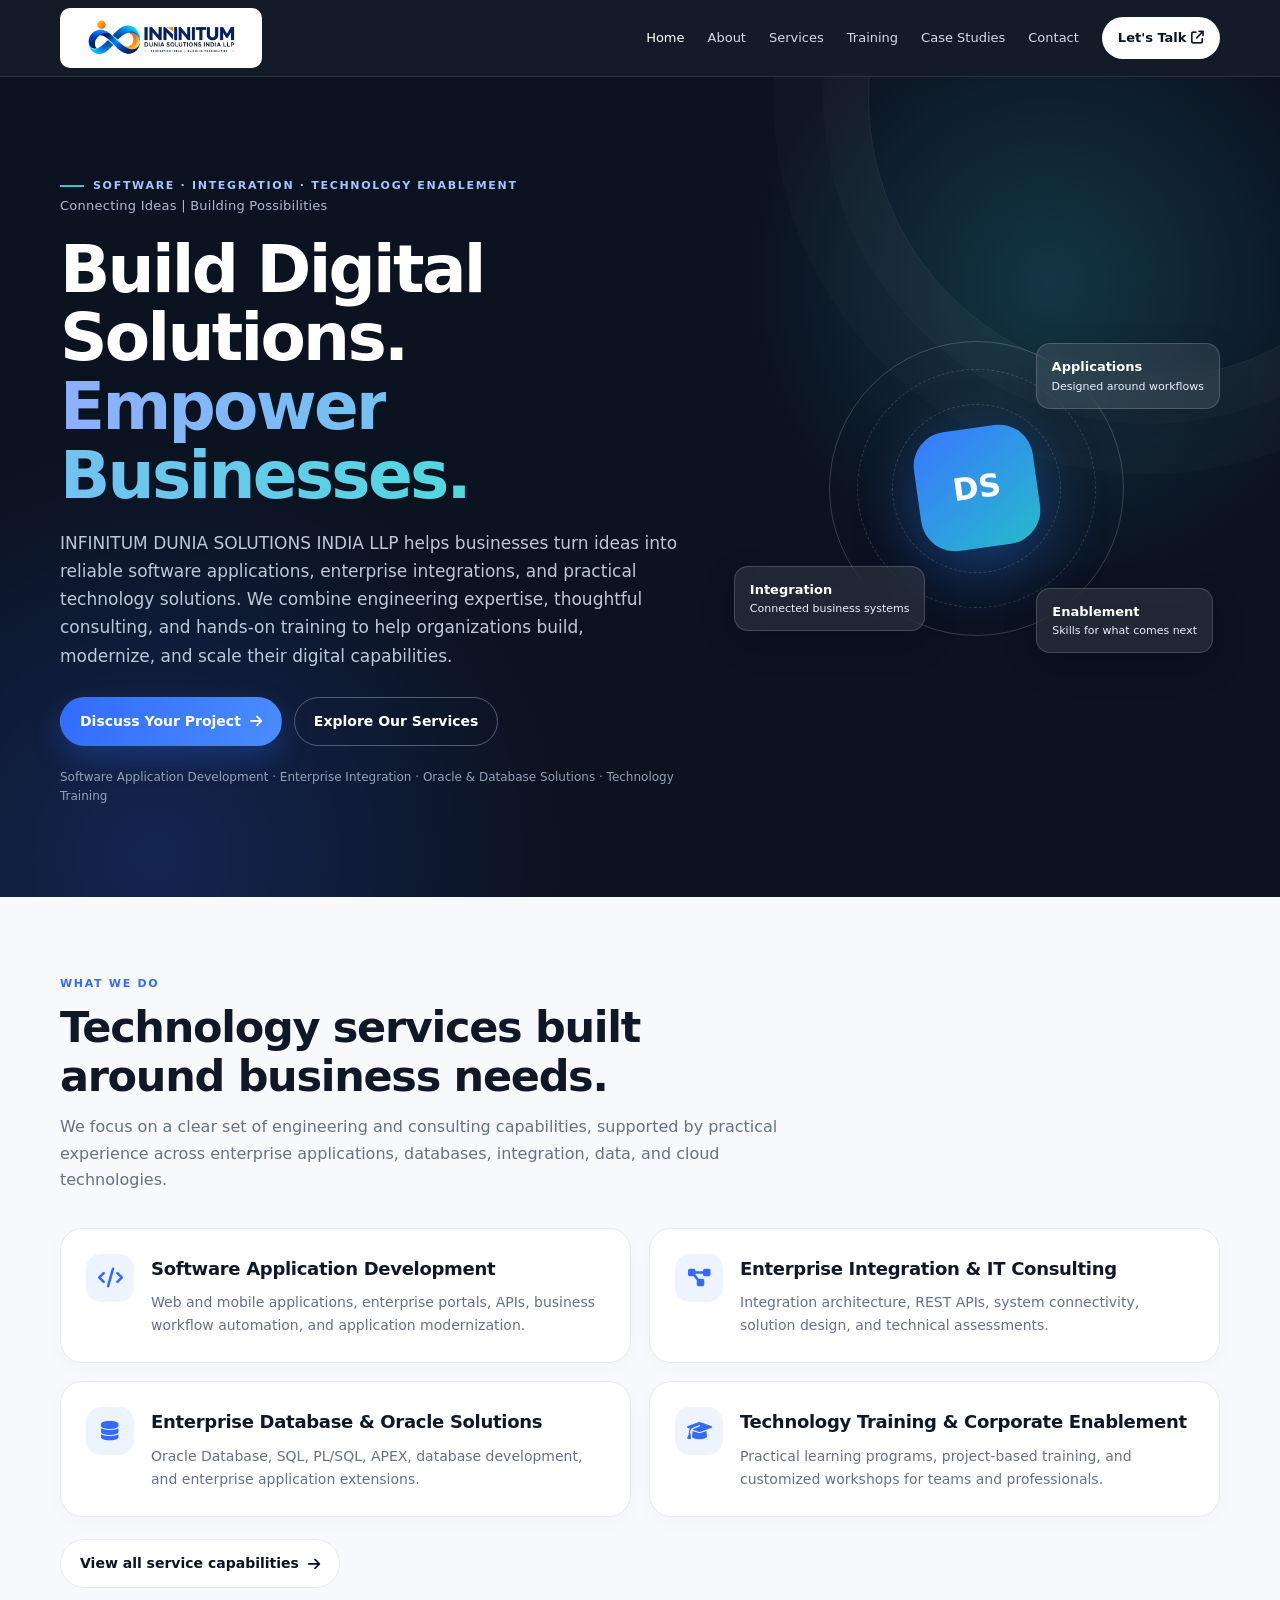
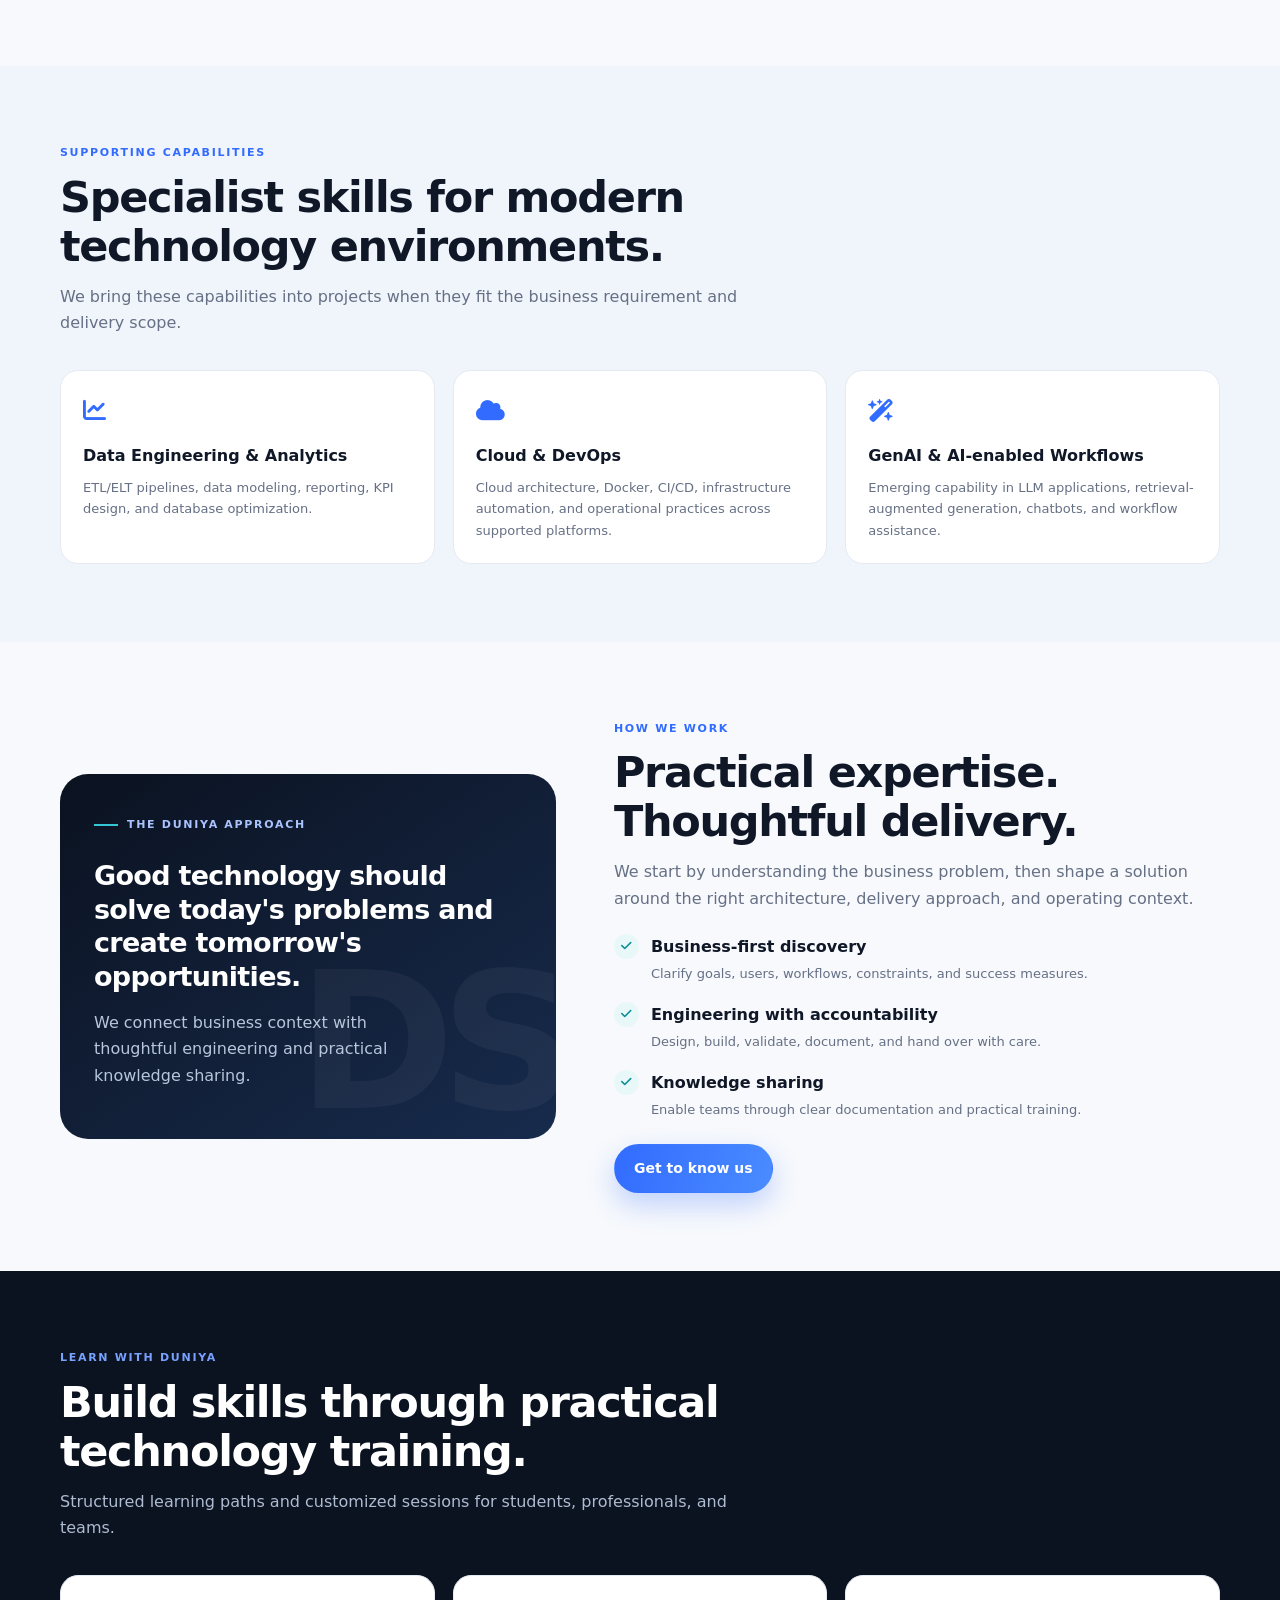
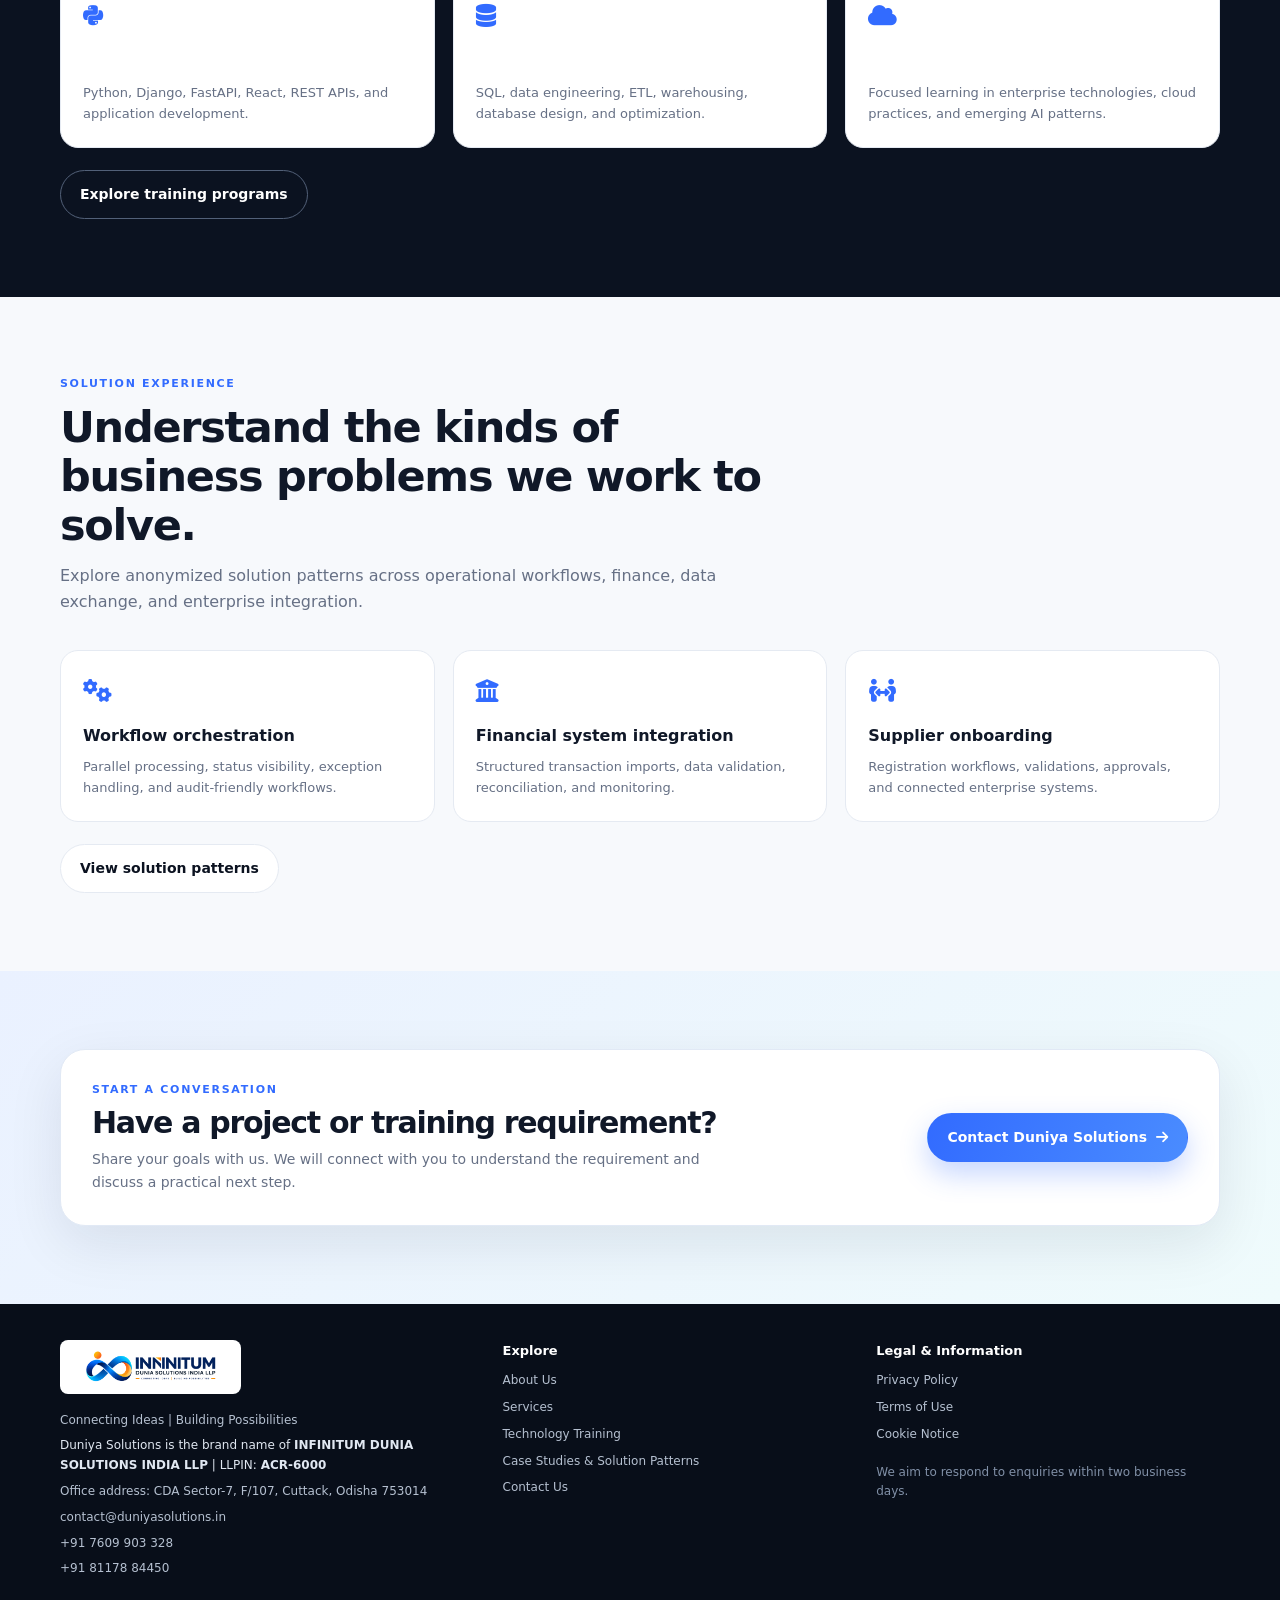
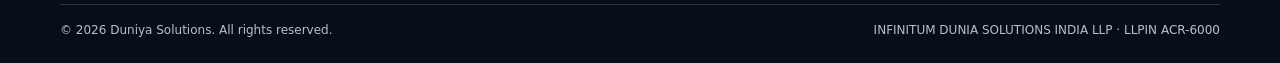
<file: index.html>
<!DOCTYPE html>
<html lang="en">
<head>
  <meta charset="UTF-8">
  <meta name="viewport" content="width=device-width, initial-scale=1.0">
  <meta name="description" content="Duniya Solutions helps businesses build software applications, enterprise integrations, Oracle and database solutions, and practical technology capabilities.">
  <meta name="theme-color" content="#0b1220">
  <meta name="robots" content="index,follow">
  <title>Duniya Solutions | Software Development, Enterprise Integration & Technology Training</title>
  <link rel="icon" type="image/svg+xml" href="favicon.svg">
  <script type="application/ld+json">{"@context":"https://schema.org","@type":"Organization","name":"Duniya Solutions","legalName":"INFINITUM DUNIA SOLUTIONS INDIA LLP","email":"contact@duniyasolutions.in","telephone":["+91 7609 903 328","+91 81178 84450"],"address":{"@type":"PostalAddress","streetAddress":"CDA Sector-7, F/107","addressLocality":"Cuttack","addressRegion":"Odisha","postalCode":"753014","addressCountry":"IN"},"url":"https://www.duniyasolutions.in/","logo":"https://www.duniyasolutions.in/assets/logo.svg","@id":"https://www.duniyasolutions.in/#organization"}</script>

  <link rel="preconnect" href="https://cdnjs.cloudflare.com" crossorigin>
  <link rel="stylesheet" href="https://cdnjs.cloudflare.com/ajax/libs/font-awesome/6.5.2/css/all.min.css">
  <link rel="stylesheet" href="assets/site.css">

  <link rel="canonical" href="https://www.duniyasolutions.in/">
  <meta property="og:url" content="https://www.duniyasolutions.in/">
  <meta property="og:site_name" content="Duniya Solutions">
</head>
<body>
<a class="skip-link" href="#main">Skip to content</a>
<header class="nav-wrap">
  <nav class="container nav-inner" aria-label="Main navigation">
    <a class="brand" href="index.html" aria-label="Duniya Solutions home"><img class="brand-logo" src="assets/logo.svg" alt="Infinitum Dunia Solutions India LLP logo"></a>
    <button class="menu-btn" type="button" data-menu-button aria-label="Toggle navigation" aria-expanded="false" aria-controls="primary-menu"><i class="fa-solid fa-bars" aria-hidden="true"></i></button>
    <div class="nav-links" id="primary-menu" data-menu><a href="index.html" aria-current="page">Home</a><a href="about.html">About</a><a href="services.html">Services</a><a href="training.html">Training</a><a href="case-studies.html">Case Studies</a><a href="contact.html">Contact</a><a class="nav-cta" href="contact.html">Let's Talk <i class="fa-solid fa-arrow-up-right-from-square" aria-hidden="true"></i></a></div>
  </nav>
</header>
<main id="main">
<section class="hero" id="home"><div class="container hero-grid">
  <div><div class="eyebrow">Software · Integration · Technology Enablement</div><div class="tagline">Connecting Ideas | Building Possibilities</div>
    <h1>Build Digital Solutions.<br><span>Empower Businesses.</span></h1>
    <p>INFINITUM DUNIA SOLUTIONS INDIA LLP helps businesses turn ideas into reliable software applications, enterprise integrations, and practical technology solutions. We combine engineering expertise, thoughtful consulting, and hands-on training to help organizations build, modernize, and scale their digital capabilities.</p>
    <div class="actions"><a class="btn btn-primary" href="contact.html">Discuss Your Project <i class="fa-solid fa-arrow-right" aria-hidden="true"></i></a><a class="btn btn-secondary" href="services.html">Explore Our Services</a></div>
    <div class="hero-note">Software Application Development · Enterprise Integration · Oracle & Database Solutions · Technology Training</div>
  </div>
  <div class="visual" aria-label="Digital technology illustration" role="img"><div class="orbit"><div class="core">DS</div></div><div class="float-card fc1"><b>Applications</b>Designed around workflows</div><div class="float-card fc2"><b>Integration</b>Connected business systems</div><div class="float-card fc3"><b>Enablement</b>Skills for what comes next</div></div>
</div></section>
<section class="section"><div class="container"><div class="section-head"><div class="kicker">What we do</div><h2>Technology services built around business needs.</h2><p>We focus on a clear set of engineering and consulting capabilities, supported by practical experience across enterprise applications, databases, integration, data, and cloud technologies.</p></div>
  <div class="grid services-grid">
    <article class="service-card"><div class="service-icon"><i class="fa-solid fa-code" aria-hidden="true"></i></div><div><h3>Software Application Development</h3><p>Web and mobile applications, enterprise portals, APIs, business workflow automation, and application modernization.</p></div></article>
    <article class="service-card"><div class="service-icon"><i class="fa-solid fa-diagram-project" aria-hidden="true"></i></div><div><h3>Enterprise Integration & IT Consulting</h3><p>Integration architecture, REST APIs, system connectivity, solution design, and technical assessments.</p></div></article>
    <article class="service-card"><div class="service-icon"><i class="fa-solid fa-database" aria-hidden="true"></i></div><div><h3>Enterprise Database & Oracle Solutions</h3><p>Oracle Database, SQL, PL/SQL, APEX, database development, and enterprise application extensions.</p></div></article>
    <article class="service-card"><div class="service-icon"><i class="fa-solid fa-graduation-cap" aria-hidden="true"></i></div><div><h3>Technology Training & Corporate Enablement</h3><p>Practical learning programs, project-based training, and customized workshops for teams and professionals.</p></div></article>
  </div><div style="margin-top:22px"><a class="btn btn-light" href="services.html">View all service capabilities <i class="fa-solid fa-arrow-right" aria-hidden="true"></i></a></div>
</div></section>
<section class="section muted-section"><div class="container"><div class="section-head"><div class="kicker">Supporting capabilities</div><h2>Specialist skills for modern technology environments.</h2><p>We bring these capabilities into projects when they fit the business requirement and delivery scope.</p></div><div class="grid support-grid">
  <article class="support-card"><div class="icon"><i class="fa-solid fa-chart-line" aria-hidden="true"></i></div><h3>Data Engineering & Analytics</h3><p>ETL/ELT pipelines, data modeling, reporting, KPI design, and database optimization.</p></article>
  <article class="support-card"><div class="icon"><i class="fa-solid fa-cloud" aria-hidden="true"></i></div><h3>Cloud & DevOps</h3><p>Cloud architecture, Docker, CI/CD, infrastructure automation, and operational practices across supported platforms.</p></article>
  <article class="support-card"><div class="icon"><i class="fa-solid fa-wand-magic-sparkles" aria-hidden="true"></i></div><h3>GenAI & AI-enabled Workflows</h3><p>Emerging capability in LLM applications, retrieval-augmented generation, chatbots, and workflow assistance.</p></article>
</div></div></section>
<section class="section"><div class="container split-grid"><div class="statement"><div class="eyebrow">The Duniya approach</div><div class="quote">Good technology should solve today's problems and create tomorrow's opportunities.</div><p>We connect business context with thoughtful engineering and practical knowledge sharing.</p></div><div><div class="kicker">How we work</div><h2>Practical expertise. Thoughtful delivery.</h2><p class="lead">We start by understanding the business problem, then shape a solution around the right architecture, delivery approach, and operating context.</p><div class="check-list"><div class="check"><div class="check-mark"><i class="fa-solid fa-check" aria-hidden="true"></i></div><div><b>Business-first discovery</b><span>Clarify goals, users, workflows, constraints, and success measures.</span></div></div><div class="check"><div class="check-mark"><i class="fa-solid fa-check" aria-hidden="true"></i></div><div><b>Engineering with accountability</b><span>Design, build, validate, document, and hand over with care.</span></div></div><div class="check"><div class="check-mark"><i class="fa-solid fa-check" aria-hidden="true"></i></div><div><b>Knowledge sharing</b><span>Enable teams through clear documentation and practical training.</span></div></div></div><div style="margin-top:22px"><a class="btn btn-primary" href="about.html">Get to know us</a></div></div></div></section>
<section class="section dark-section"><div class="container"><div class="section-head"><div class="kicker">Learn with Duniya</div><h2>Build skills through practical technology training.</h2><p>Structured learning paths and customized sessions for students, professionals, and teams.</p></div><div class="grid support-grid"><article class="support-card"><div class="icon"><i class="fa-brands fa-python" aria-hidden="true"></i></div><h3>Python & Full Stack</h3><p>Python, Django, FastAPI, React, REST APIs, and application development.</p></article><article class="support-card"><div class="icon"><i class="fa-solid fa-database" aria-hidden="true"></i></div><h3>Data & Databases</h3><p>SQL, data engineering, ETL, warehousing, database design, and optimization.</p></article><article class="support-card"><div class="icon"><i class="fa-solid fa-cloud" aria-hidden="true"></i></div><h3>Cloud, Oracle & GenAI</h3><p>Focused learning in enterprise technologies, cloud practices, and emerging AI patterns.</p></article></div><div style="margin-top:22px"><a class="btn btn-secondary" href="training.html">Explore training programs</a></div></div></section>
<section class="section"><div class="container"><div class="section-head"><div class="kicker">Solution experience</div><h2>Understand the kinds of business problems we work to solve.</h2><p>Explore anonymized solution patterns across operational workflows, finance, data exchange, and enterprise integration.</p></div><div class="grid support-grid"><article class="support-card"><div class="icon"><i class="fa-solid fa-gears" aria-hidden="true"></i></div><h3>Workflow orchestration</h3><p>Parallel processing, status visibility, exception handling, and audit-friendly workflows.</p></article><article class="support-card"><div class="icon"><i class="fa-solid fa-building-columns" aria-hidden="true"></i></div><h3>Financial system integration</h3><p>Structured transaction imports, data validation, reconciliation, and monitoring.</p></article><article class="support-card"><div class="icon"><i class="fa-solid fa-people-arrows-left-right" aria-hidden="true"></i></div><h3>Supplier onboarding</h3><p>Registration workflows, validations, approvals, and connected enterprise systems.</p></article></div><div style="margin-top:22px"><a class="btn btn-light" href="case-studies.html">View solution patterns</a></div></div></section>
</main>
<section class="contact-strip section" aria-label="Contact call to action"><div class="container"><div class="contact-box"><div><div class="kicker">Start a conversation</div><h2>Have a project or training requirement?</h2><p>Share your goals with us. We will connect with you to understand the requirement and discuss a practical next step.</p></div><a class="btn btn-primary" href="contact.html">Contact Duniya Solutions <i class="fa-solid fa-arrow-right" aria-hidden="true"></i></a></div></div></section>
<footer class="site-footer">
  <div class="container">
    <div class="footer-grid">
      <div><a class="footer-logo" href="index.html"><img src="assets/logo.svg" alt="Infinitum Dunia Solutions India LLP"></a><div>Connecting Ideas | Building Possibilities</div><p class="footer-legal">Duniya Solutions is the brand name of <strong>INFINITUM DUNIA SOLUTIONS INDIA LLP</strong> | LLPIN: <strong>ACR-6000</strong></p><div class="footer-contact"><span>Office address: CDA Sector-7, F/107, Cuttack, Odisha 753014</span><a href="mailto:contact@duniyasolutions.in">contact@duniyasolutions.in</a><a href="tel:+917609903328">+91 7609 903 328</a><a href="tel:+918117884450">+91 81178 84450</a></div></div>
      <div><div class="footer-title">Explore</div><div class="footer-links"><a href="about.html">About Us</a><a href="services.html">Services</a><a href="training.html">Technology Training</a><a href="case-studies.html">Case Studies & Solution Patterns</a><a href="contact.html">Contact Us</a></div></div>
      <div><div class="footer-title">Legal & Information</div><div class="footer-links"><a href="privacy-policy.html">Privacy Policy</a><a href="terms.html">Terms of Use</a><a href="cookie-notice.html">Cookie Notice</a></div><div style="margin-top:18px;color:#8190a7">We aim to respond to enquiries within two business days.</div></div>
    </div>
    <div class="footer-copy"><span>© <span data-year></span> Duniya Solutions. All rights reserved.</span><span>INFINITUM DUNIA SOLUTIONS INDIA LLP · LLPIN ACR-6000</span></div>
  </div>
</footer>
<script src="assets/site.js" defer></script>
</body>
</html>
</file>
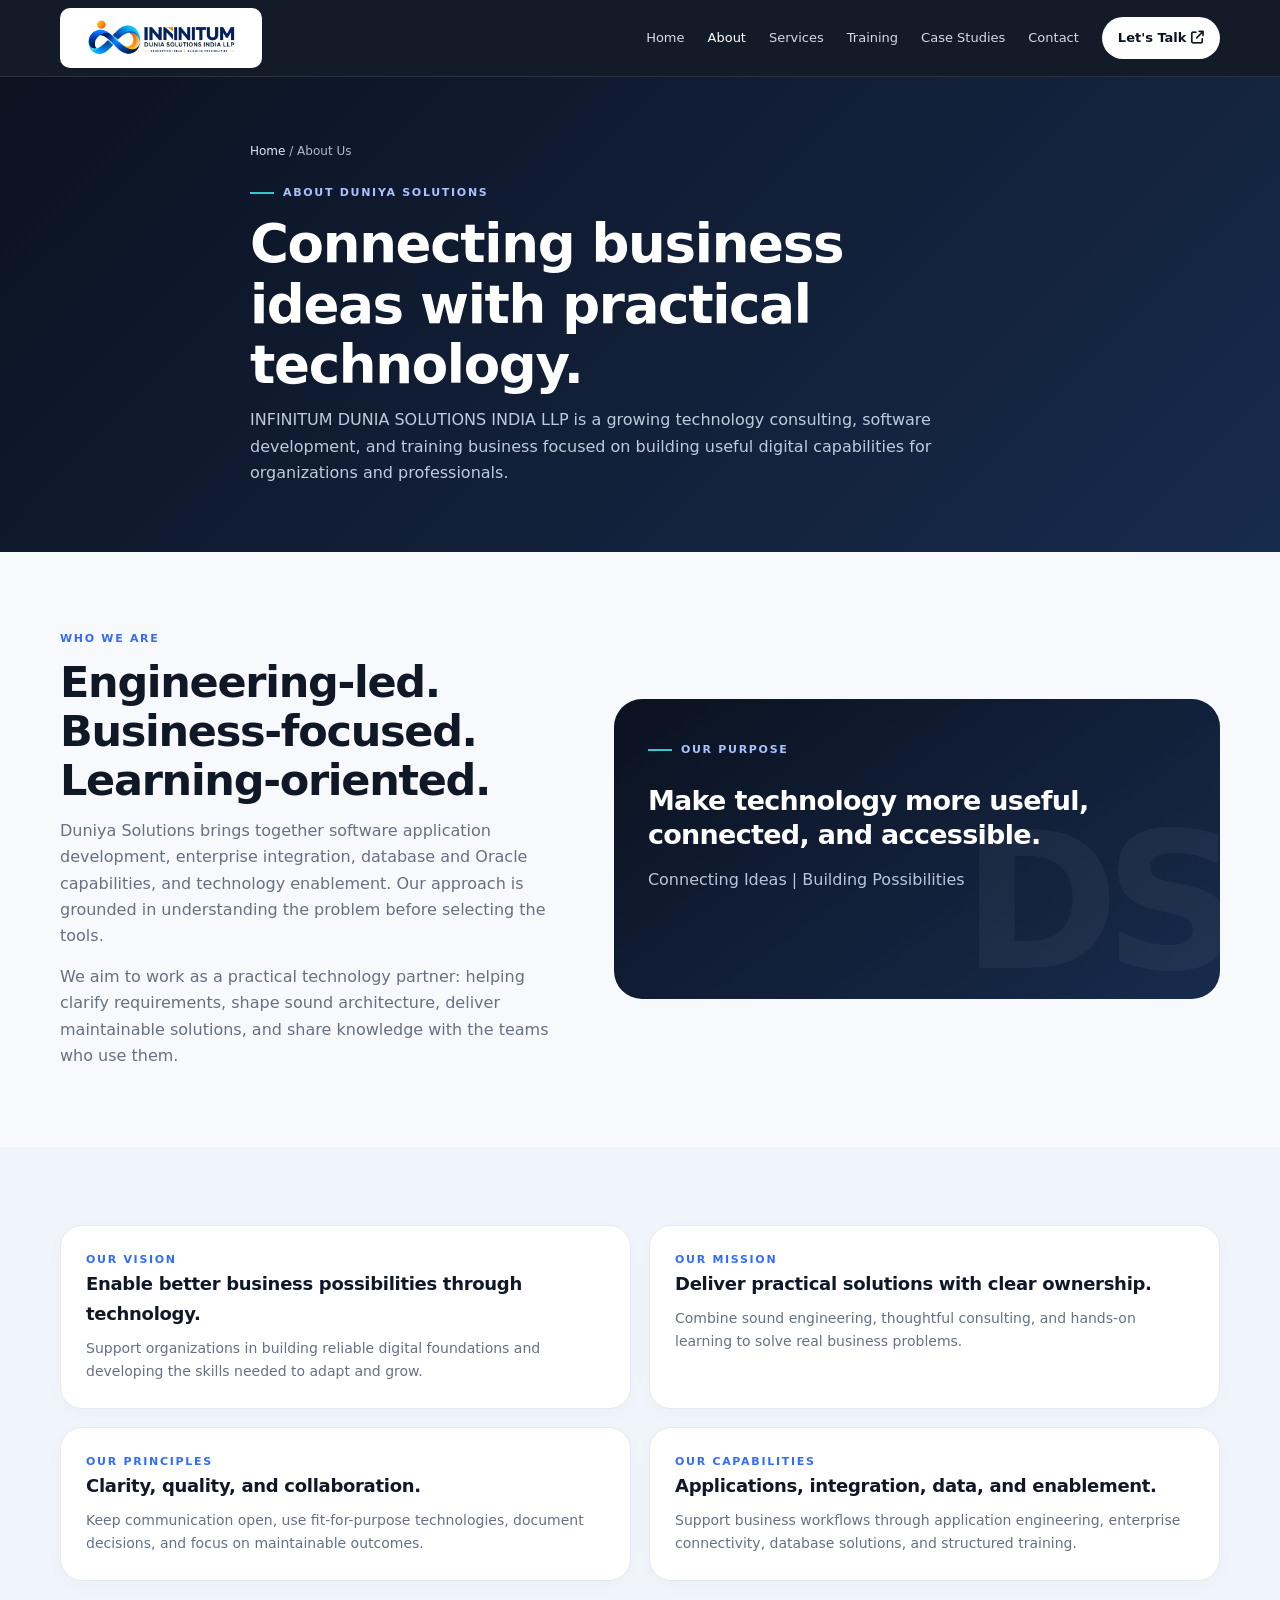
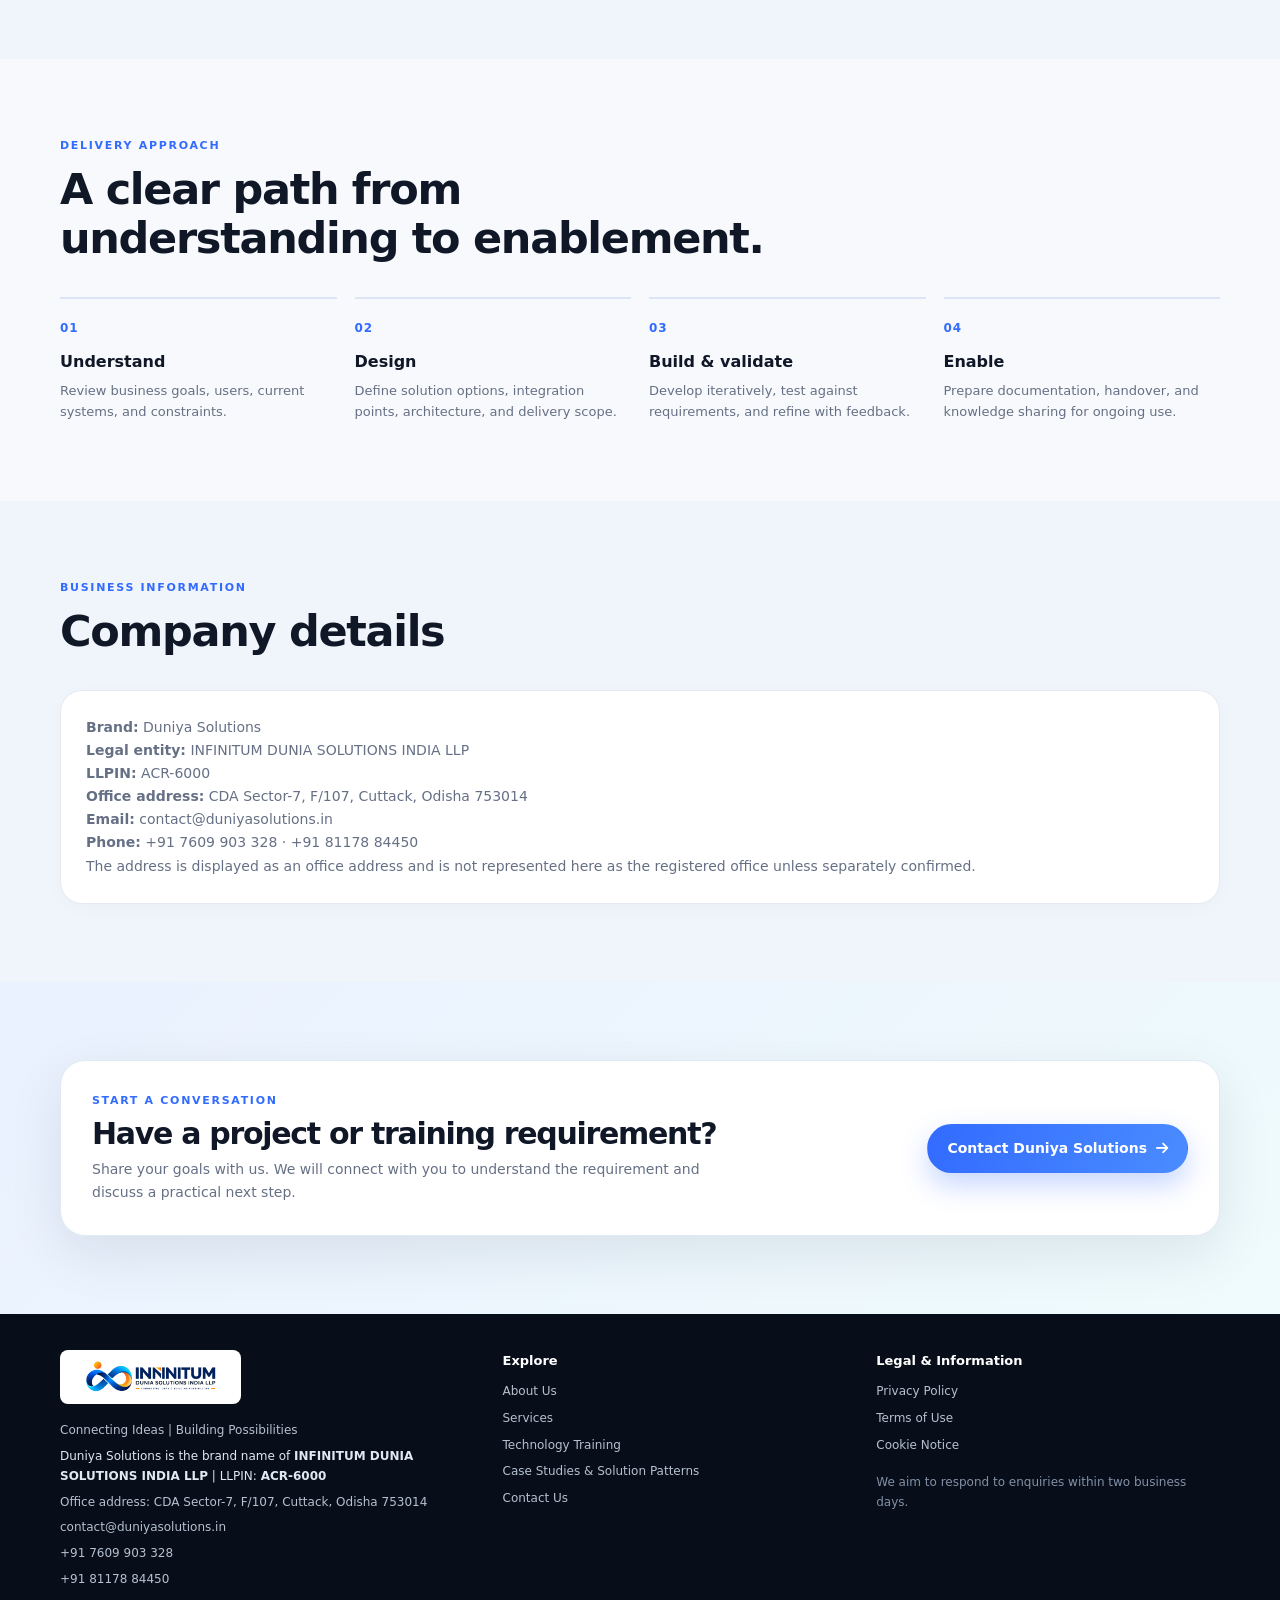
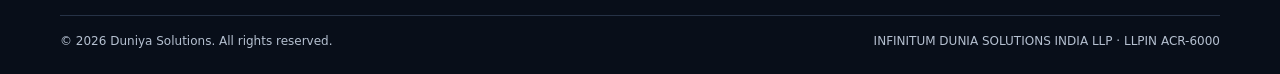
<file: about.html>
<!DOCTYPE html>
<html lang="en">
<head>
  <meta charset="UTF-8">
  <meta name="viewport" content="width=device-width, initial-scale=1.0">
  <meta name="description" content="Learn about Duniya Solutions, the brand of INFINITUM DUNIA SOLUTIONS INDIA LLP, and its software engineering, consulting, integration, and training focus.">
  <meta name="theme-color" content="#0b1220">
  <meta name="robots" content="index,follow">
  <title>About Duniya Solutions | INFINITUM DUNIA SOLUTIONS INDIA LLP</title>
  <link rel="icon" type="image/svg+xml" href="favicon.svg">
  <link rel="preconnect" href="https://cdnjs.cloudflare.com" crossorigin>
  <link rel="stylesheet" href="https://cdnjs.cloudflare.com/ajax/libs/font-awesome/6.5.2/css/all.min.css">
  <link rel="stylesheet" href="assets/site.css">

  <link rel="canonical" href="https://www.duniyasolutions.in/about.html">
  <meta property="og:url" content="https://www.duniyasolutions.in/about.html">
  <meta property="og:site_name" content="Duniya Solutions">
</head>
<body>
<a class="skip-link" href="#main">Skip to content</a>
<header class="nav-wrap">
  <nav class="container nav-inner" aria-label="Main navigation">
    <a class="brand" href="index.html" aria-label="Duniya Solutions home"><img class="brand-logo" src="assets/logo.svg" alt="Infinitum Dunia Solutions India LLP logo"></a>
    <button class="menu-btn" type="button" data-menu-button aria-label="Toggle navigation" aria-expanded="false" aria-controls="primary-menu"><i class="fa-solid fa-bars" aria-hidden="true"></i></button>
    <div class="nav-links" id="primary-menu" data-menu><a href="index.html">Home</a><a href="about.html" aria-current="page">About</a><a href="services.html">Services</a><a href="training.html">Training</a><a href="case-studies.html">Case Studies</a><a href="contact.html">Contact</a><a class="nav-cta" href="contact.html">Let's Talk <i class="fa-solid fa-arrow-up-right-from-square" aria-hidden="true"></i></a></div>
  </nav>
</header>
<main id="main">
<section class="page-hero"><div class="container page-intro"><div class="breadcrumb"><a href="index.html">Home</a> / About Us</div><div class="eyebrow">About Duniya Solutions</div><h1>Connecting business ideas with practical technology.</h1><p>INFINITUM DUNIA SOLUTIONS INDIA LLP is a growing technology consulting, software development, and training business focused on building useful digital capabilities for organizations and professionals.</p></div></section>
<section class="section"><div class="container split-grid"><div><div class="kicker">Who we are</div><h2>Engineering-led. Business-focused. Learning-oriented.</h2><p class="lead">Duniya Solutions brings together software application development, enterprise integration, database and Oracle capabilities, and technology enablement. Our approach is grounded in understanding the problem before selecting the tools.</p><p class="lead" style="margin-top:14px">We aim to work as a practical technology partner: helping clarify requirements, shape sound architecture, deliver maintainable solutions, and share knowledge with the teams who use them.</p></div><div class="statement"><div class="eyebrow">Our purpose</div><div class="quote">Make technology more useful, connected, and accessible.</div><p>Connecting Ideas | Building Possibilities</p></div></div></section>
<section class="section muted-section"><div class="container"><div class="grid content-grid"><article class="info-card"><div class="kicker">Our vision</div><h3>Enable better business possibilities through technology.</h3><p>Support organizations in building reliable digital foundations and developing the skills needed to adapt and grow.</p></article><article class="info-card"><div class="kicker">Our mission</div><h3>Deliver practical solutions with clear ownership.</h3><p>Combine sound engineering, thoughtful consulting, and hands-on learning to solve real business problems.</p></article><article class="info-card"><div class="kicker">Our principles</div><h3>Clarity, quality, and collaboration.</h3><p>Keep communication open, use fit-for-purpose technologies, document decisions, and focus on maintainable outcomes.</p></article><article class="info-card"><div class="kicker">Our capabilities</div><h3>Applications, integration, data, and enablement.</h3><p>Support business workflows through application engineering, enterprise connectivity, database solutions, and structured training.</p></article></div></div></section>
<section class="section"><div class="container"><div class="section-head"><div class="kicker">Delivery approach</div><h2>A clear path from understanding to enablement.</h2></div><div class="grid process-grid"><article class="process"><h3>Understand</h3><p>Review business goals, users, current systems, and constraints.</p></article><article class="process"><h3>Design</h3><p>Define solution options, integration points, architecture, and delivery scope.</p></article><article class="process"><h3>Build & validate</h3><p>Develop iteratively, test against requirements, and refine with feedback.</p></article><article class="process"><h3>Enable</h3><p>Prepare documentation, handover, and knowledge sharing for ongoing use.</p></article></div></div></section>
<section class="section muted-section"><div class="container"><div class="section-head"><div class="kicker">Business information</div><h2>Company details</h2></div><div class="info-card"><p><strong>Brand:</strong> Duniya Solutions</p><p><strong>Legal entity:</strong> INFINITUM DUNIA SOLUTIONS INDIA LLP</p><p><strong>LLPIN:</strong> ACR-6000</p><p><strong>Office address:</strong> CDA Sector-7, F/107, Cuttack, Odisha 753014</p><p><strong>Email:</strong> <a href="mailto:contact@duniyasolutions.in">contact@duniyasolutions.in</a></p><p><strong>Phone:</strong> <a href="tel:+917609903328">+91 7609 903 328</a> · <a href="tel:+918117884450">+91 81178 84450</a></p><p class="form-note">The address is displayed as an office address and is not represented here as the registered office unless separately confirmed.</p></div></div></section>
</main>
<section class="contact-strip section" aria-label="Contact call to action"><div class="container"><div class="contact-box"><div><div class="kicker">Start a conversation</div><h2>Have a project or training requirement?</h2><p>Share your goals with us. We will connect with you to understand the requirement and discuss a practical next step.</p></div><a class="btn btn-primary" href="contact.html">Contact Duniya Solutions <i class="fa-solid fa-arrow-right" aria-hidden="true"></i></a></div></div></section>
<footer class="site-footer">
  <div class="container">
    <div class="footer-grid">
      <div><a class="footer-logo" href="index.html"><img src="assets/logo.svg" alt="Infinitum Dunia Solutions India LLP"></a><div>Connecting Ideas | Building Possibilities</div><p class="footer-legal">Duniya Solutions is the brand name of <strong>INFINITUM DUNIA SOLUTIONS INDIA LLP</strong> | LLPIN: <strong>ACR-6000</strong></p><div class="footer-contact"><span>Office address: CDA Sector-7, F/107, Cuttack, Odisha 753014</span><a href="mailto:contact@duniyasolutions.in">contact@duniyasolutions.in</a><a href="tel:+917609903328">+91 7609 903 328</a><a href="tel:+918117884450">+91 81178 84450</a></div></div>
      <div><div class="footer-title">Explore</div><div class="footer-links"><a href="about.html">About Us</a><a href="services.html">Services</a><a href="training.html">Technology Training</a><a href="case-studies.html">Case Studies & Solution Patterns</a><a href="contact.html">Contact Us</a></div></div>
      <div><div class="footer-title">Legal & Information</div><div class="footer-links"><a href="privacy-policy.html">Privacy Policy</a><a href="terms.html">Terms of Use</a><a href="cookie-notice.html">Cookie Notice</a></div><div style="margin-top:18px;color:#8190a7">We aim to respond to enquiries within two business days.</div></div>
    </div>
    <div class="footer-copy"><span>© <span data-year></span> Duniya Solutions. All rights reserved.</span><span>INFINITUM DUNIA SOLUTIONS INDIA LLP · LLPIN ACR-6000</span></div>
  </div>
</footer>
<script src="assets/site.js" defer></script>
</body>
</html>
</file>
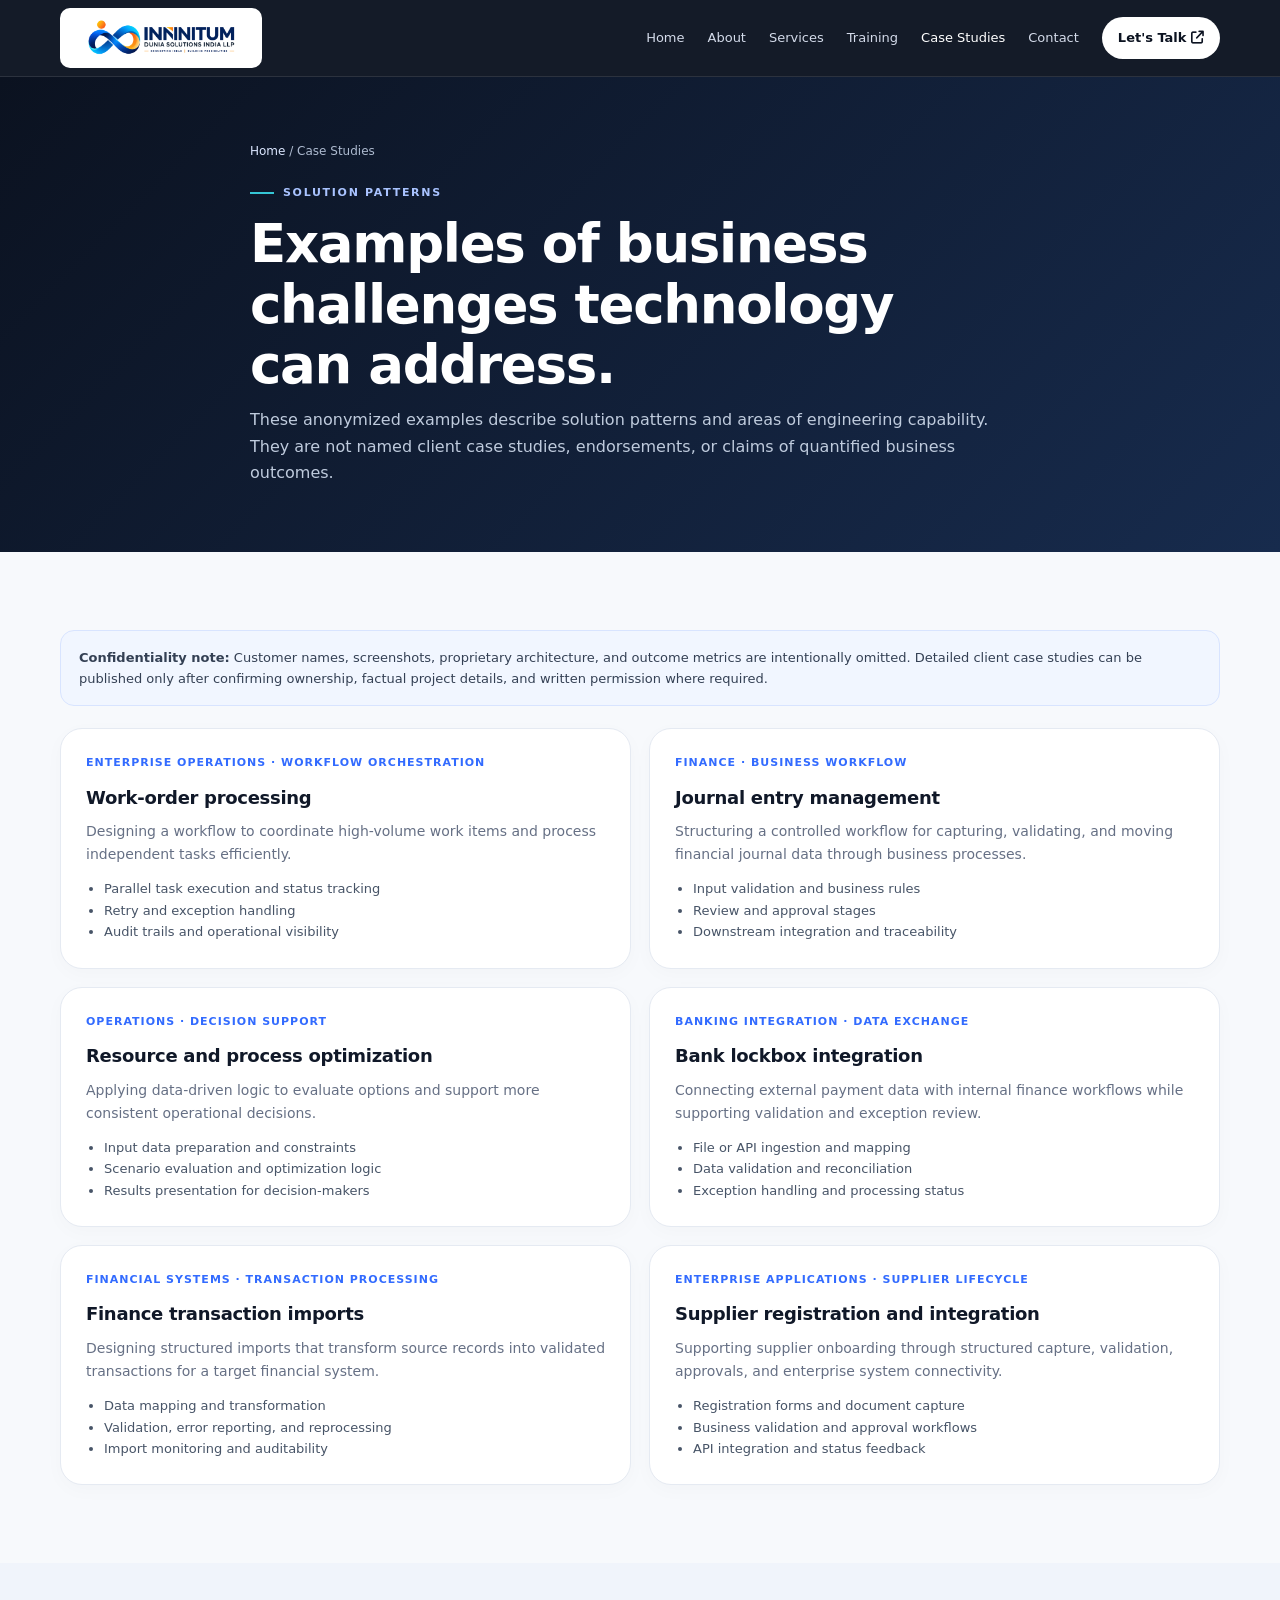
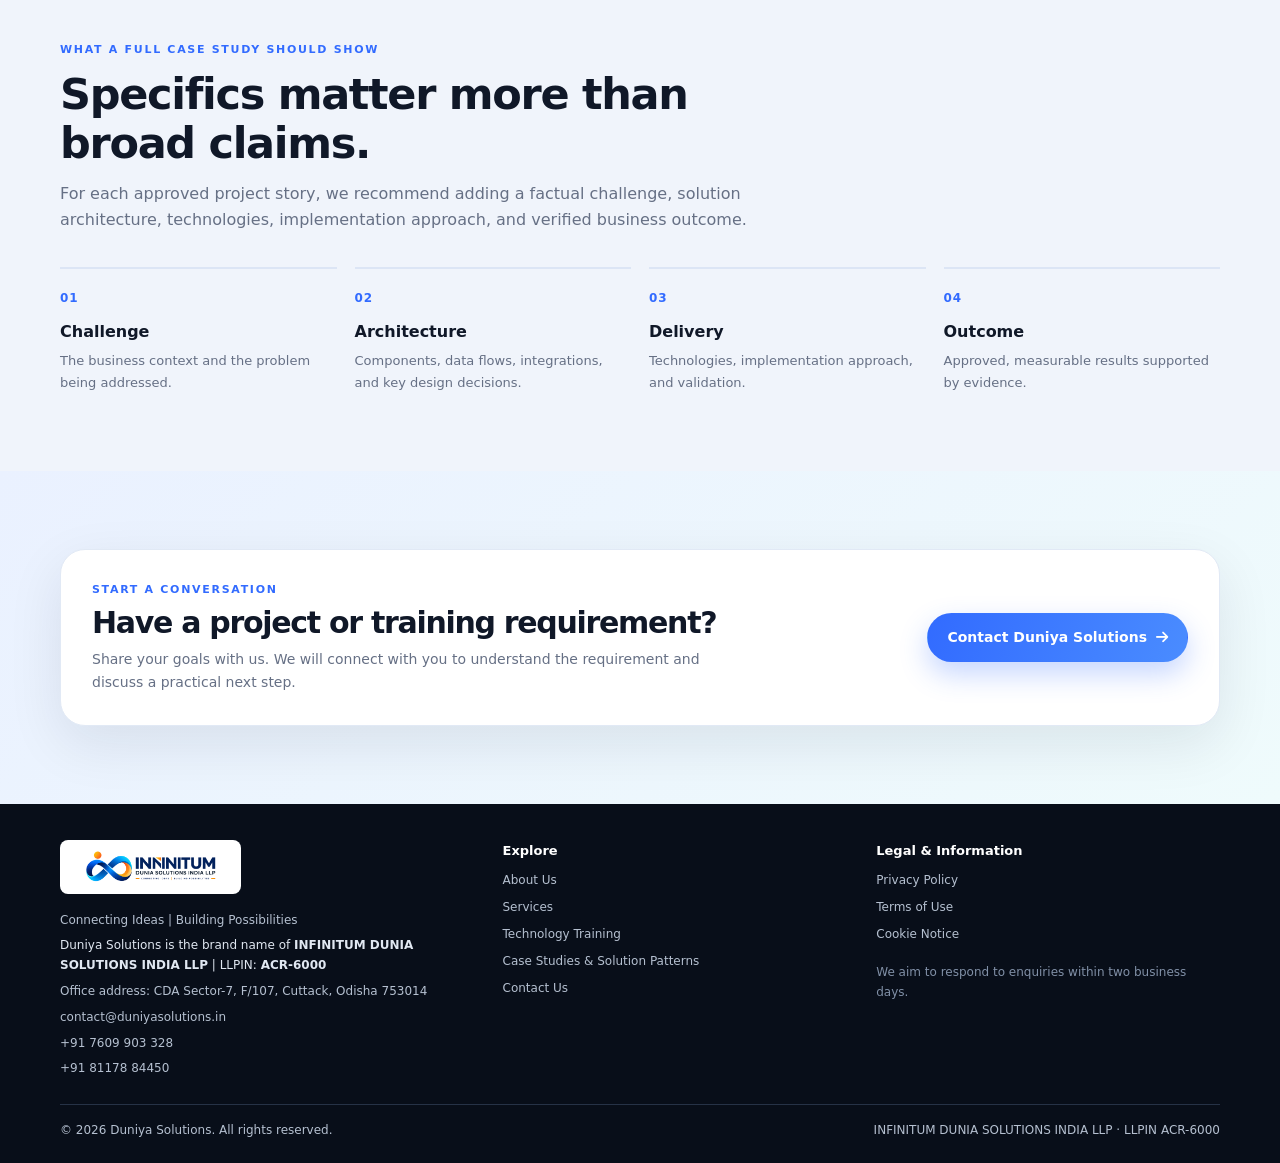
<file: case-studies.html>
<!DOCTYPE html>
<html lang="en">
<head>
  <meta charset="UTF-8">
  <meta name="viewport" content="width=device-width, initial-scale=1.0">
  <meta name="description" content="Explore anonymized business solution patterns in enterprise workflows, finance integrations, transaction processing, and supplier onboarding.">
  <meta name="theme-color" content="#0b1220">
  <meta name="robots" content="index,follow">
  <title>Solution Patterns & Case Studies | Duniya Solutions</title>
  <link rel="icon" type="image/svg+xml" href="favicon.svg">
  <link rel="preconnect" href="https://cdnjs.cloudflare.com" crossorigin>
  <link rel="stylesheet" href="https://cdnjs.cloudflare.com/ajax/libs/font-awesome/6.5.2/css/all.min.css">
  <link rel="stylesheet" href="assets/site.css">

  <link rel="canonical" href="https://www.duniyasolutions.in/case-studies.html">
  <meta property="og:url" content="https://www.duniyasolutions.in/case-studies.html">
  <meta property="og:site_name" content="Duniya Solutions">
</head>
<body>
<a class="skip-link" href="#main">Skip to content</a>
<header class="nav-wrap">
  <nav class="container nav-inner" aria-label="Main navigation">
    <a class="brand" href="index.html" aria-label="Duniya Solutions home"><img class="brand-logo" src="assets/logo.svg" alt="Infinitum Dunia Solutions India LLP logo"></a>
    <button class="menu-btn" type="button" data-menu-button aria-label="Toggle navigation" aria-expanded="false" aria-controls="primary-menu"><i class="fa-solid fa-bars" aria-hidden="true"></i></button>
    <div class="nav-links" id="primary-menu" data-menu><a href="index.html">Home</a><a href="about.html">About</a><a href="services.html">Services</a><a href="training.html">Training</a><a href="case-studies.html" aria-current="page">Case Studies</a><a href="contact.html">Contact</a><a class="nav-cta" href="contact.html">Let's Talk <i class="fa-solid fa-arrow-up-right-from-square" aria-hidden="true"></i></a></div>
  </nav>
</header>
<main id="main">
<section class="page-hero"><div class="container page-intro"><div class="breadcrumb"><a href="index.html">Home</a> / Case Studies</div><div class="eyebrow">Solution patterns</div><h1>Examples of business challenges technology can address.</h1><p>These anonymized examples describe solution patterns and areas of engineering capability. They are not named client case studies, endorsements, or claims of quantified business outcomes.</p></div></section>
<section class="section"><div class="container"><div class="notice"><strong>Confidentiality note:</strong> Customer names, screenshots, proprietary architecture, and outcome metrics are intentionally omitted. Detailed client case studies can be published only after confirming ownership, factual project details, and written permission where required.</div><div class="grid case-grid" style="margin-top:22px">
<article class="case-card"><div class="case-label">Enterprise operations · Workflow orchestration</div><h3>Work-order processing</h3><p>Designing a workflow to coordinate high-volume work items and process independent tasks efficiently.</p><ul><li>Parallel task execution and status tracking</li><li>Retry and exception handling</li><li>Audit trails and operational visibility</li></ul></article>
<article class="case-card"><div class="case-label">Finance · Business workflow</div><h3>Journal entry management</h3><p>Structuring a controlled workflow for capturing, validating, and moving financial journal data through business processes.</p><ul><li>Input validation and business rules</li><li>Review and approval stages</li><li>Downstream integration and traceability</li></ul></article>
<article class="case-card"><div class="case-label">Operations · Decision support</div><h3>Resource and process optimization</h3><p>Applying data-driven logic to evaluate options and support more consistent operational decisions.</p><ul><li>Input data preparation and constraints</li><li>Scenario evaluation and optimization logic</li><li>Results presentation for decision-makers</li></ul></article>
<article class="case-card"><div class="case-label">Banking integration · Data exchange</div><h3>Bank lockbox integration</h3><p>Connecting external payment data with internal finance workflows while supporting validation and exception review.</p><ul><li>File or API ingestion and mapping</li><li>Data validation and reconciliation</li><li>Exception handling and processing status</li></ul></article>
<article class="case-card"><div class="case-label">Financial systems · Transaction processing</div><h3>Finance transaction imports</h3><p>Designing structured imports that transform source records into validated transactions for a target financial system.</p><ul><li>Data mapping and transformation</li><li>Validation, error reporting, and reprocessing</li><li>Import monitoring and auditability</li></ul></article>
<article class="case-card"><div class="case-label">Enterprise applications · Supplier lifecycle</div><h3>Supplier registration and integration</h3><p>Supporting supplier onboarding through structured capture, validation, approvals, and enterprise system connectivity.</p><ul><li>Registration forms and document capture</li><li>Business validation and approval workflows</li><li>API integration and status feedback</li></ul></article>
</div></div></section>
<section class="section muted-section"><div class="container"><div class="section-head"><div class="kicker">What a full case study should show</div><h2>Specifics matter more than broad claims.</h2><p>For each approved project story, we recommend adding a factual challenge, solution architecture, technologies, implementation approach, and verified business outcome.</p></div><div class="grid process-grid"><article class="process"><h3>Challenge</h3><p>The business context and the problem being addressed.</p></article><article class="process"><h3>Architecture</h3><p>Components, data flows, integrations, and key design decisions.</p></article><article class="process"><h3>Delivery</h3><p>Technologies, implementation approach, and validation.</p></article><article class="process"><h3>Outcome</h3><p>Approved, measurable results supported by evidence.</p></article></div></div></section>
</main>
<section class="contact-strip section" aria-label="Contact call to action"><div class="container"><div class="contact-box"><div><div class="kicker">Start a conversation</div><h2>Have a project or training requirement?</h2><p>Share your goals with us. We will connect with you to understand the requirement and discuss a practical next step.</p></div><a class="btn btn-primary" href="contact.html">Contact Duniya Solutions <i class="fa-solid fa-arrow-right" aria-hidden="true"></i></a></div></div></section>
<footer class="site-footer">
  <div class="container">
    <div class="footer-grid">
      <div><a class="footer-logo" href="index.html"><img src="assets/logo.svg" alt="Infinitum Dunia Solutions India LLP"></a><div>Connecting Ideas | Building Possibilities</div><p class="footer-legal">Duniya Solutions is the brand name of <strong>INFINITUM DUNIA SOLUTIONS INDIA LLP</strong> | LLPIN: <strong>ACR-6000</strong></p><div class="footer-contact"><span>Office address: CDA Sector-7, F/107, Cuttack, Odisha 753014</span><a href="mailto:contact@duniyasolutions.in">contact@duniyasolutions.in</a><a href="tel:+917609903328">+91 7609 903 328</a><a href="tel:+918117884450">+91 81178 84450</a></div></div>
      <div><div class="footer-title">Explore</div><div class="footer-links"><a href="about.html">About Us</a><a href="services.html">Services</a><a href="training.html">Technology Training</a><a href="case-studies.html">Case Studies & Solution Patterns</a><a href="contact.html">Contact Us</a></div></div>
      <div><div class="footer-title">Legal & Information</div><div class="footer-links"><a href="privacy-policy.html">Privacy Policy</a><a href="terms.html">Terms of Use</a><a href="cookie-notice.html">Cookie Notice</a></div><div style="margin-top:18px;color:#8190a7">We aim to respond to enquiries within two business days.</div></div>
    </div>
    <div class="footer-copy"><span>© <span data-year></span> Duniya Solutions. All rights reserved.</span><span>INFINITUM DUNIA SOLUTIONS INDIA LLP · LLPIN ACR-6000</span></div>
  </div>
</footer>
<script src="assets/site.js" defer></script>
</body>
</html>
</file>
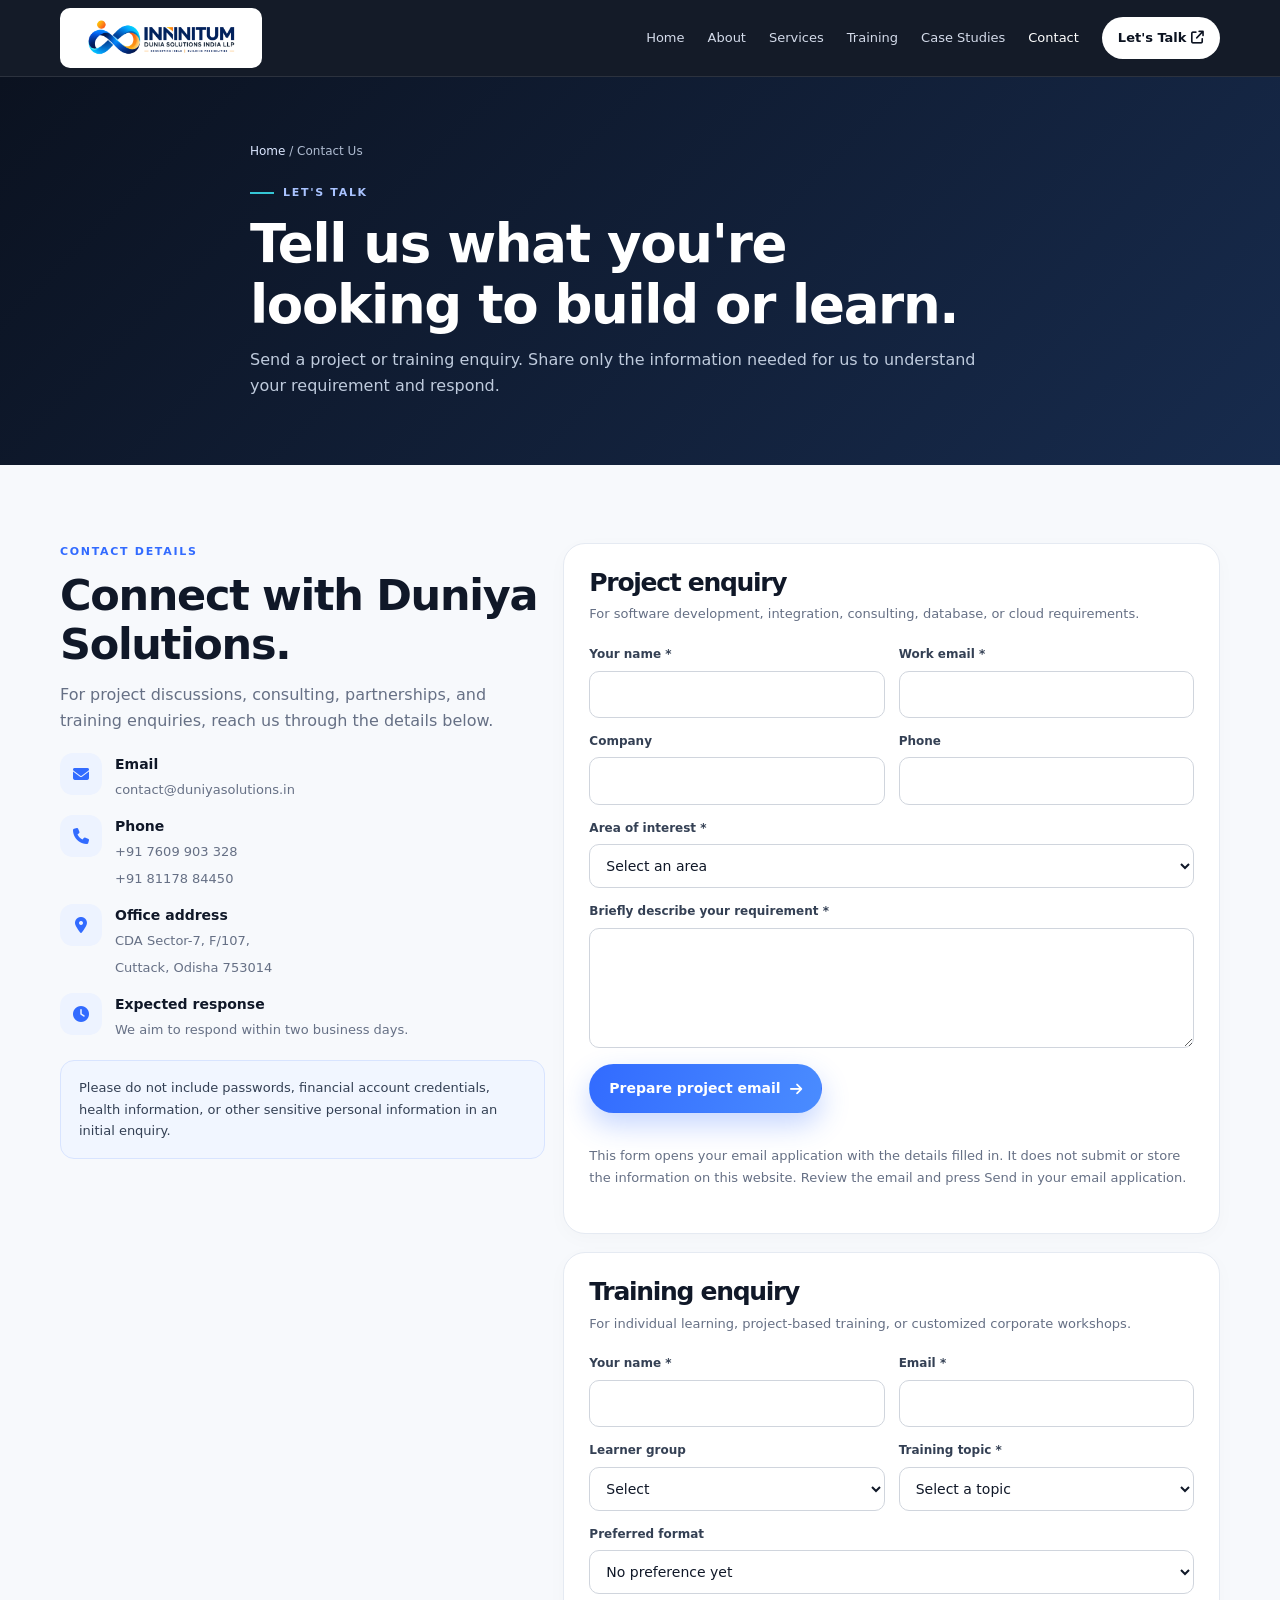
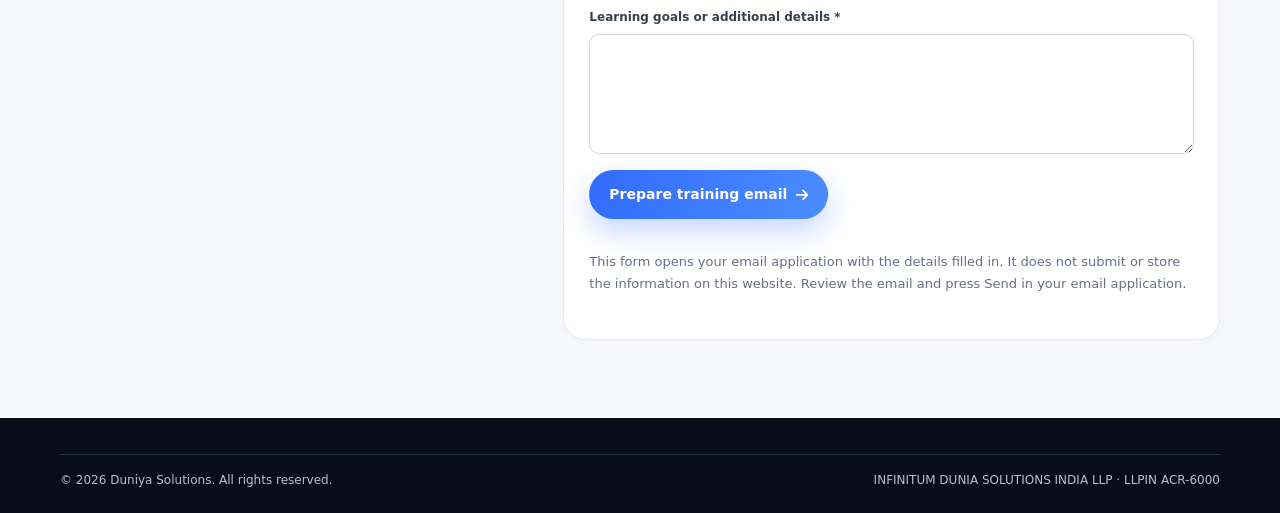
<file: contact.html>
<!DOCTYPE html>
<html lang="en">
<head>
  <meta charset="UTF-8">
  <meta name="viewport" content="width=device-width, initial-scale=1.0">
  <meta name="description" content="Contact Duniya Solutions in Cuttack, Odisha for software development, enterprise integration, consulting, and technology training enquiries.">
  <meta name="theme-color" content="#0b1220">
  <meta name="robots" content="index,follow">
  <title>Contact Duniya Solutions | Project & Training Enquiries</title>
  <link rel="icon" type="image/svg+xml" href="favicon.svg">
  <link rel="preconnect" href="https://cdnjs.cloudflare.com" crossorigin>
  <link rel="stylesheet" href="https://cdnjs.cloudflare.com/ajax/libs/font-awesome/6.5.2/css/all.min.css">
  <link rel="stylesheet" href="assets/site.css">

  <link rel="canonical" href="https://www.duniyasolutions.in/contact.html">
  <meta property="og:url" content="https://www.duniyasolutions.in/contact.html">
  <meta property="og:site_name" content="Duniya Solutions">
</head>
<body>
<a class="skip-link" href="#main">Skip to content</a>
<header class="nav-wrap">
  <nav class="container nav-inner" aria-label="Main navigation">
    <a class="brand" href="index.html" aria-label="Duniya Solutions home"><img class="brand-logo" src="assets/logo.svg" alt="Infinitum Dunia Solutions India LLP logo"></a>
    <button class="menu-btn" type="button" data-menu-button aria-label="Toggle navigation" aria-expanded="false" aria-controls="primary-menu"><i class="fa-solid fa-bars" aria-hidden="true"></i></button>
    <div class="nav-links" id="primary-menu" data-menu><a href="index.html">Home</a><a href="about.html">About</a><a href="services.html">Services</a><a href="training.html">Training</a><a href="case-studies.html">Case Studies</a><a href="contact.html" aria-current="page">Contact</a><a class="nav-cta" href="contact.html">Let's Talk <i class="fa-solid fa-arrow-up-right-from-square" aria-hidden="true"></i></a></div>
  </nav>
</header>
<main id="main">
<section class="page-hero"><div class="container page-intro"><div class="breadcrumb"><a href="index.html">Home</a> / Contact Us</div><div class="eyebrow">Let's talk</div><h1>Tell us what you're looking to build or learn.</h1><p>Send a project or training enquiry. Share only the information needed for us to understand your requirement and respond.</p></div></section>
<section class="section"><div class="container grid contact-grid"><div class="content-stack"><div><div class="kicker">Contact details</div><h2>Connect with Duniya Solutions.</h2><p class="lead">For project discussions, consulting, partnerships, and training enquiries, reach us through the details below.</p></div><div class="contact-details">
<div class="detail-row"><div class="detail-icon"><i class="fa-solid fa-envelope" aria-hidden="true"></i></div><div><b>Email</b><a href="mailto:contact@duniyasolutions.in">contact@duniyasolutions.in</a></div></div>
<div class="detail-row"><div class="detail-icon"><i class="fa-solid fa-phone" aria-hidden="true"></i></div><div><b>Phone</b><a href="tel:+917609903328">+91 7609 903 328</a><br><a href="tel:+918117884450">+91 81178 84450</a></div></div>
<div class="detail-row"><div class="detail-icon"><i class="fa-solid fa-location-dot" aria-hidden="true"></i></div><div><b>Office address</b><span>CDA Sector-7, F/107,<br>Cuttack, Odisha 753014</span></div></div>
<div class="detail-row"><div class="detail-icon"><i class="fa-solid fa-clock" aria-hidden="true"></i></div><div><b>Expected response</b><span>We aim to respond within two business days.</span></div></div>
</div><div class="notice">Please do not include passwords, financial account credentials, health information, or other sensitive personal information in an initial enquiry.</div></div>
<div class="content-stack">
<div class="contact-card" id="project-enquiry"><h2>Project enquiry</h2><p>For software development, integration, consulting, database, or cloud requirements.</p><form data-mailto-form><input type="hidden" name="subject" value="Project enquiry - Duniya Solutions"><div class="form-grid"><div class="field"><label for="p-name">Your name *</label><input id="p-name" name="Name" autocomplete="name" required></div><div class="field"><label for="p-email">Work email *</label><input id="p-email" name="Email" type="email" autocomplete="email" required></div><div class="field"><label for="p-company">Company</label><input id="p-company" name="Company" autocomplete="organization"></div><div class="field"><label for="p-phone">Phone</label><input id="p-phone" name="Phone" type="tel" autocomplete="tel"></div><div class="field full"><label for="p-type">Area of interest *</label><select id="p-type" name="Area of interest" required><option value="">Select an area</option><option>Software application development</option><option>Enterprise integration & IT consulting</option><option>Oracle & database solutions</option><option>Data engineering & analytics</option><option>Cloud & DevOps</option><option>GenAI & chatbot solutions</option><option>Other</option></select></div><div class="field full"><label for="p-message">Briefly describe your requirement *</label><textarea id="p-message" name="Requirement" required></textarea></div></div><button class="btn btn-primary" type="submit" style="margin-top:16px">Prepare project email <i class="fa-solid fa-arrow-right" aria-hidden="true"></i></button><p class="form-status" data-form-status role="status" aria-live="polite"></p></form><p class="form-note">This form opens your email application with the details filled in. It does not submit or store the information on this website. Review the email and press Send in your email application.</p></div>
<div class="contact-card" id="training-enquiry"><h2>Training enquiry</h2><p>For individual learning, project-based training, or customized corporate workshops.</p><form data-mailto-form><input type="hidden" name="subject" value="Training enquiry - Duniya Solutions"><div class="form-grid"><div class="field"><label for="t-name">Your name *</label><input id="t-name" name="Name" autocomplete="name" required></div><div class="field"><label for="t-email">Email *</label><input id="t-email" name="Email" type="email" autocomplete="email" required></div><div class="field"><label for="t-group">Learner group</label><select id="t-group" name="Learner group"><option value="">Select</option><option>Individual learner</option><option>Student group</option><option>Working professionals</option><option>Corporate team</option></select></div><div class="field"><label for="t-topic">Training topic *</label><select id="t-topic" name="Training topic" required><option value="">Select a topic</option><option>Python & Full Stack</option><option>Data Engineering</option><option>Database & SQL</option><option>Oracle Technologies</option><option>Cloud & DevOps</option><option>GenAI & Chatbots</option><option>Customized training</option></select></div><div class="field full"><label for="t-format">Preferred format</label><select id="t-format" name="Preferred format"><option value="">No preference yet</option><option>Online</option><option>In person</option><option>Corporate workshop</option></select></div><div class="field full"><label for="t-message">Learning goals or additional details *</label><textarea id="t-message" name="Learning goals" required></textarea></div></div><button class="btn btn-primary" type="submit" style="margin-top:16px">Prepare training email <i class="fa-solid fa-arrow-right" aria-hidden="true"></i></button><p class="form-status" data-form-status role="status" aria-live="polite"></p></form><p class="form-note">This form opens your email application with the details filled in. It does not submit or store the information on this website. Review the email and press Send in your email application.</p></div>
</div></div></section>
</main>
<footer class="site-footer"><div class="container"><div class="footer-copy"><span>© <span data-year></span> Duniya Solutions. All rights reserved.</span><span>INFINITUM DUNIA SOLUTIONS INDIA LLP · LLPIN ACR-6000</span></div></div></footer><script src="assets/site.js" defer></script>
</body>
</html>
</file>
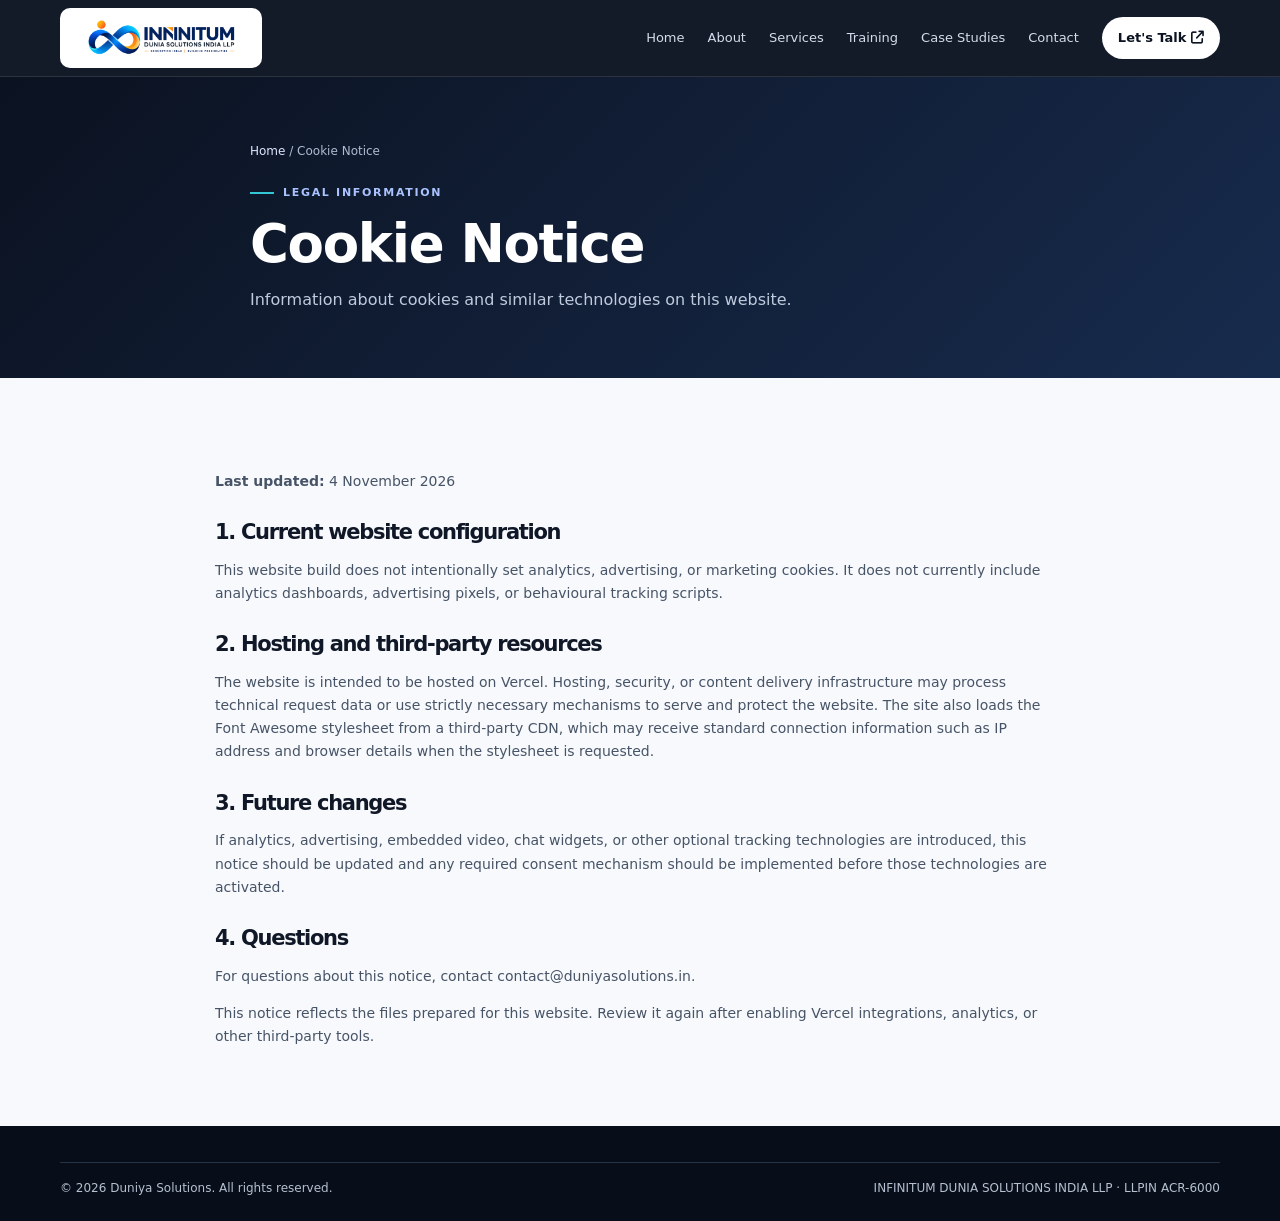
<file: cookie-notice.html>
<!DOCTYPE html>
<html lang="en">
<head>
  <meta charset="UTF-8">
  <meta name="viewport" content="width=device-width, initial-scale=1.0">
  <meta name="description" content="Information about cookies and third-party resources used by the Duniya Solutions website.">
  <meta name="theme-color" content="#0b1220">
  <meta name="robots" content="index,follow">
  <title>Cookie Notice | Duniya Solutions</title>
  <link rel="icon" type="image/svg+xml" href="favicon.svg">
  <link rel="preconnect" href="https://cdnjs.cloudflare.com" crossorigin>
  <link rel="stylesheet" href="https://cdnjs.cloudflare.com/ajax/libs/font-awesome/6.5.2/css/all.min.css">
  <link rel="stylesheet" href="assets/site.css">

  <link rel="canonical" href="https://www.duniyasolutions.in/cookie-notice.html">
  <meta property="og:url" content="https://www.duniyasolutions.in/cookie-notice.html">
  <meta property="og:site_name" content="Duniya Solutions">
</head>
<body>
<a class="skip-link" href="#main">Skip to content</a>
<header class="nav-wrap">
  <nav class="container nav-inner" aria-label="Main navigation">
    <a class="brand" href="index.html" aria-label="Duniya Solutions home"><img class="brand-logo" src="assets/logo.svg" alt="Infinitum Dunia Solutions India LLP logo"></a>
    <button class="menu-btn" type="button" data-menu-button aria-label="Toggle navigation" aria-expanded="false" aria-controls="primary-menu"><i class="fa-solid fa-bars" aria-hidden="true"></i></button>
    <div class="nav-links" id="primary-menu" data-menu><a href="index.html">Home</a><a href="about.html">About</a><a href="services.html">Services</a><a href="training.html">Training</a><a href="case-studies.html">Case Studies</a><a href="contact.html">Contact</a><a class="nav-cta" href="contact.html">Let's Talk <i class="fa-solid fa-arrow-up-right-from-square" aria-hidden="true"></i></a></div>
  </nav>
</header>
<main id="main">
<section class="page-hero"><div class="container page-intro"><div class="breadcrumb"><a href="index.html">Home</a> / Cookie Notice</div><div class="eyebrow">Legal information</div><h1>Cookie Notice</h1><p>Information about cookies and similar technologies on this website.</p></div></section>
<section class="section"><div class="container legal-content"><p><strong>Last updated:</strong> 4 November 2026</p><h2>1. Current website configuration</h2><p>This website build does not intentionally set analytics, advertising, or marketing cookies. It does not currently include analytics dashboards, advertising pixels, or behavioural tracking scripts.</p><h2>2. Hosting and third-party resources</h2><p>The website is intended to be hosted on Vercel. Hosting, security, or content delivery infrastructure may process technical request data or use strictly necessary mechanisms to serve and protect the website. The site also loads the Font Awesome stylesheet from a third-party CDN, which may receive standard connection information such as IP address and browser details when the stylesheet is requested.</p><h2>3. Future changes</h2><p>If analytics, advertising, embedded video, chat widgets, or other optional tracking technologies are introduced, this notice should be updated and any required consent mechanism should be implemented before those technologies are activated.</p><h2>4. Questions</h2><p>For questions about this notice, contact <a href="mailto:contact@duniyasolutions.in">contact@duniyasolutions.in</a>.</p><p class="form-note">This notice reflects the files prepared for this website. Review it again after enabling Vercel integrations, analytics, or other third-party tools.</p></div></section>
</main>
<footer class="site-footer"><div class="container"><div class="footer-copy"><span>© <span data-year></span> Duniya Solutions. All rights reserved.</span><span>INFINITUM DUNIA SOLUTIONS INDIA LLP · LLPIN ACR-6000</span></div></div></footer><script src="assets/site.js" defer></script>
</body>
</html>
</file>
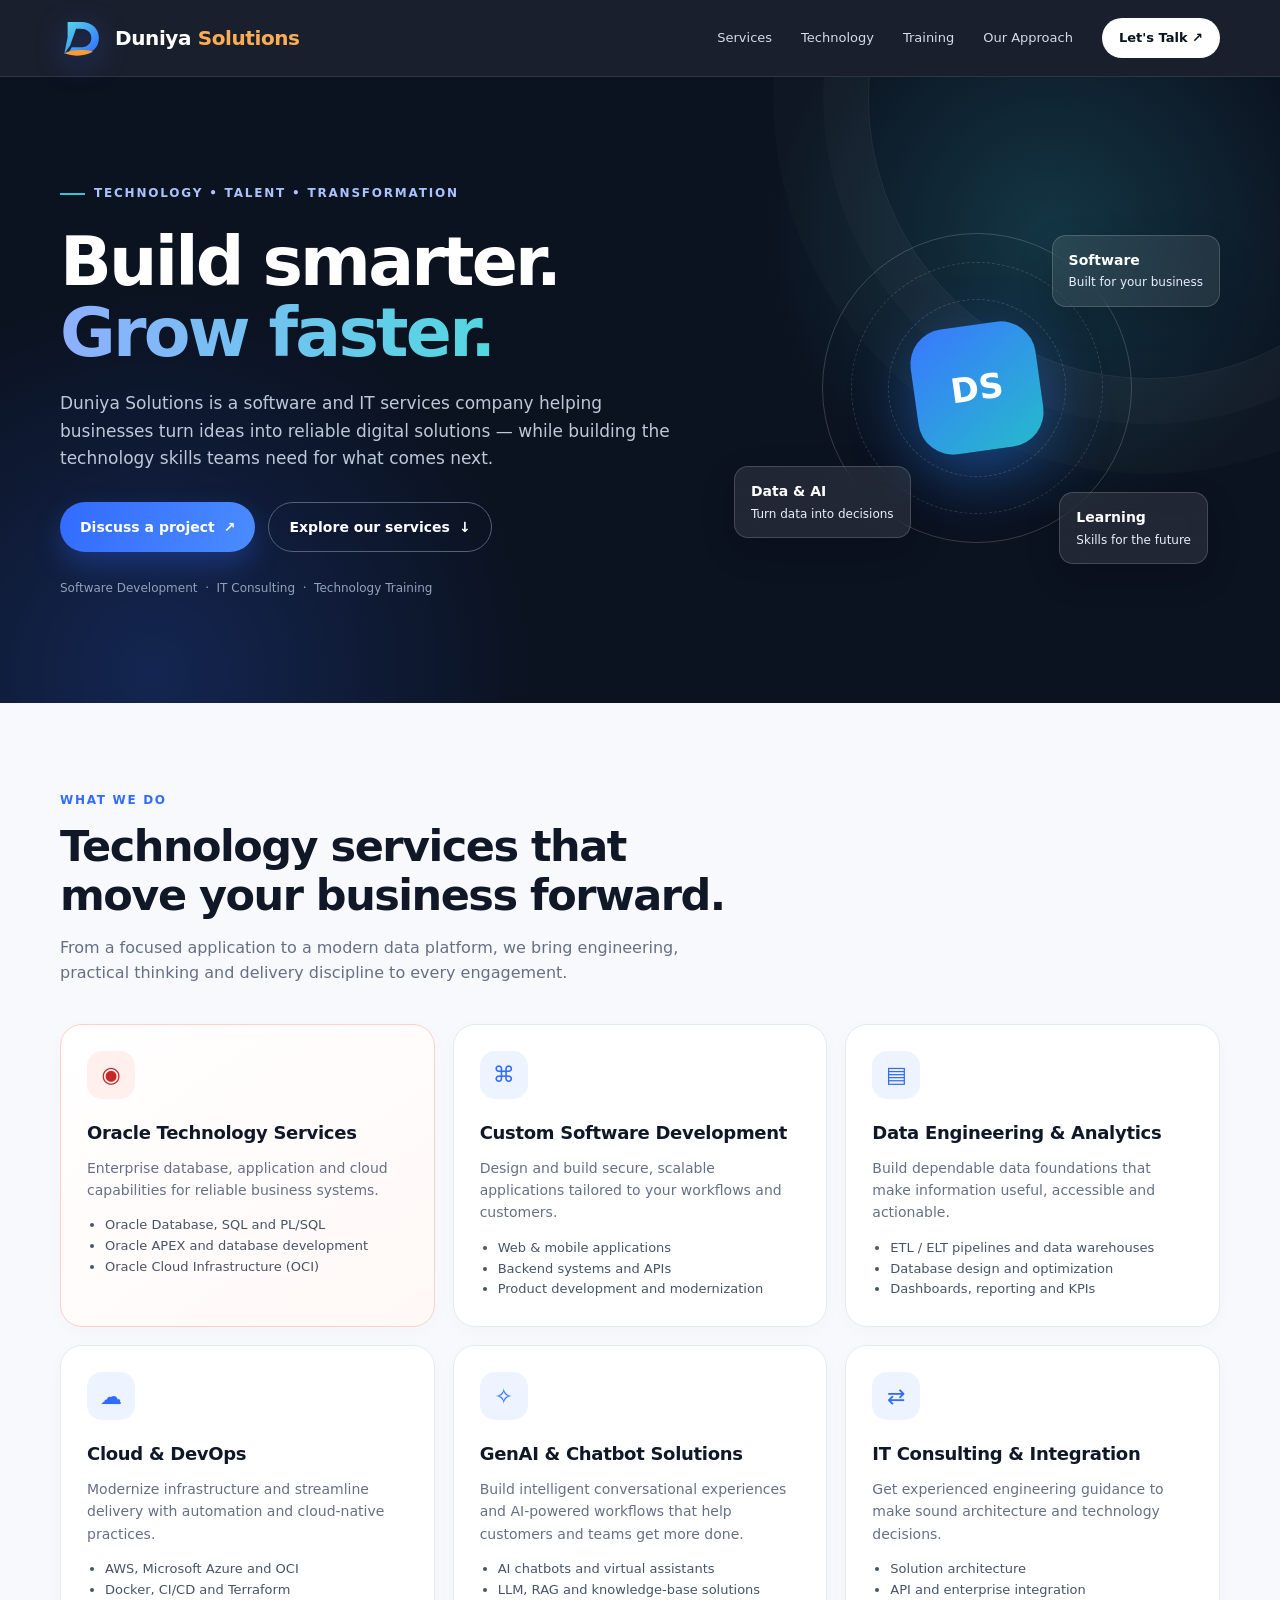
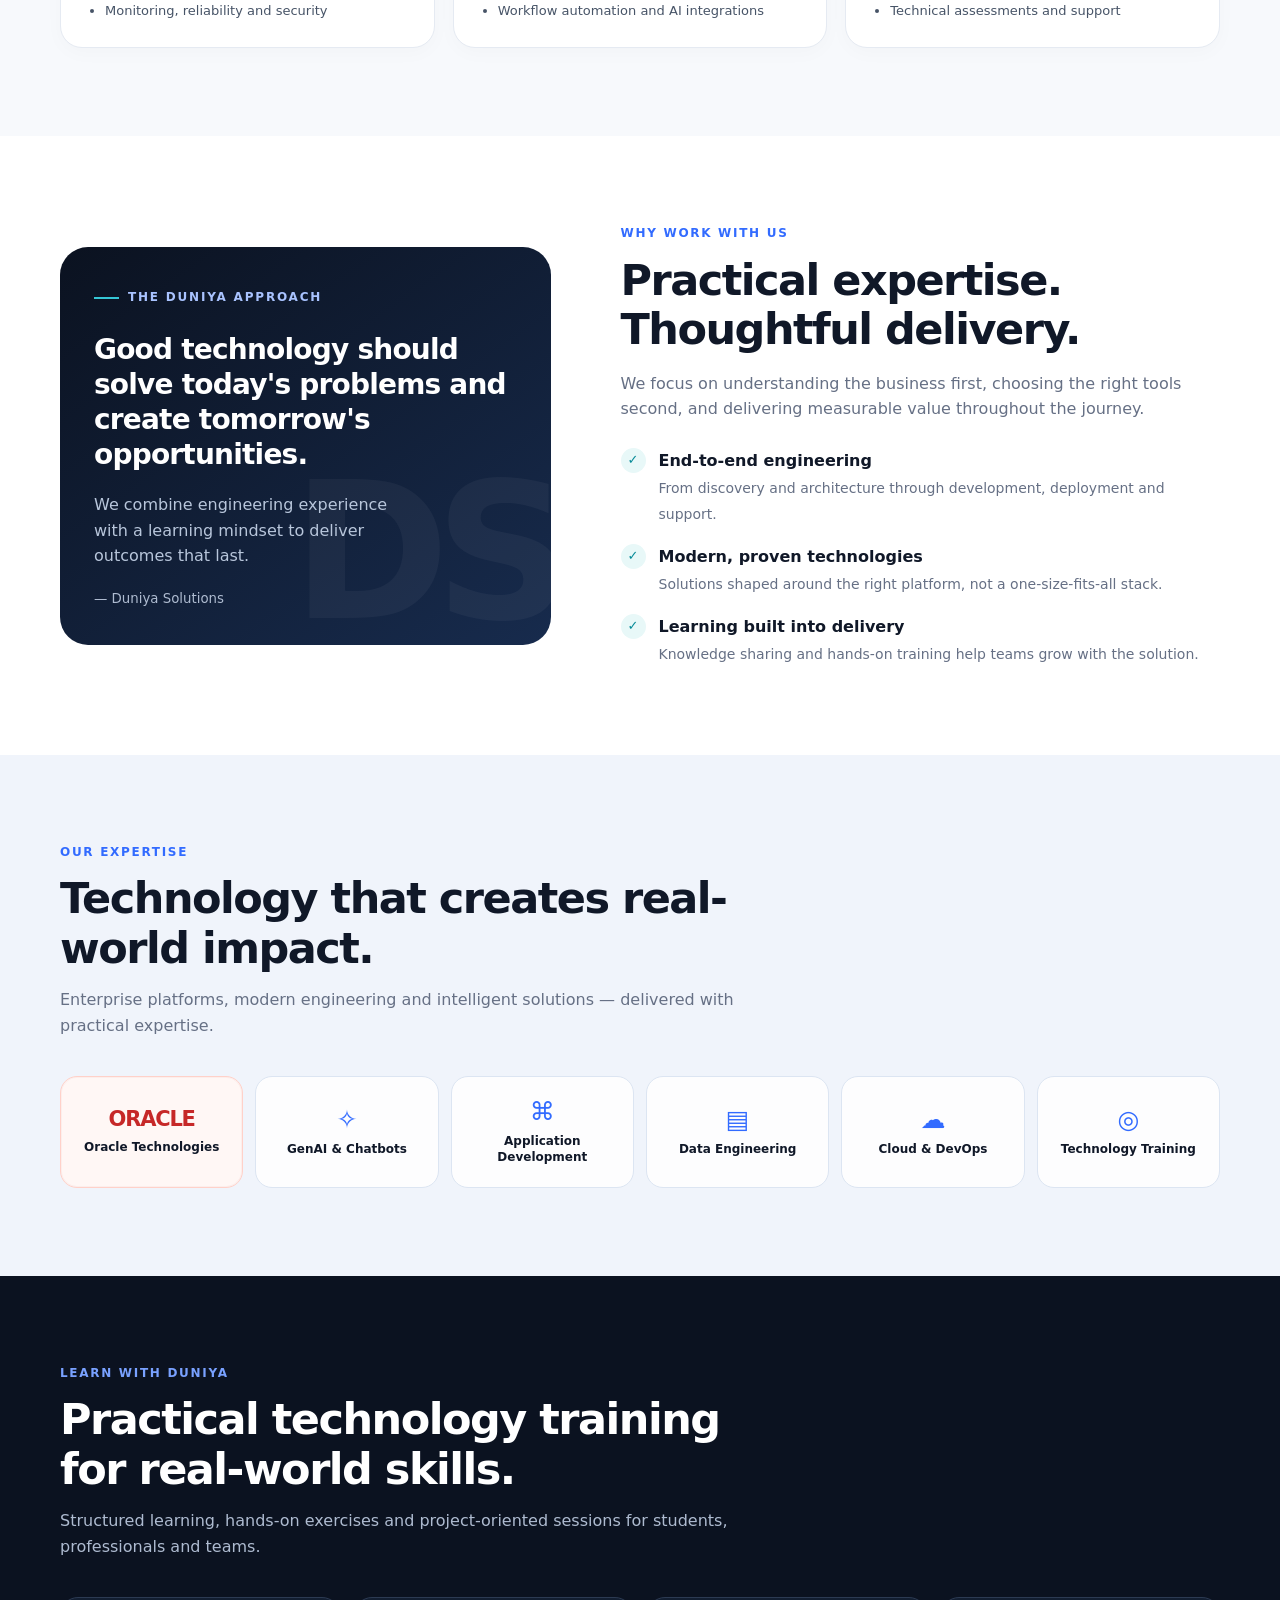
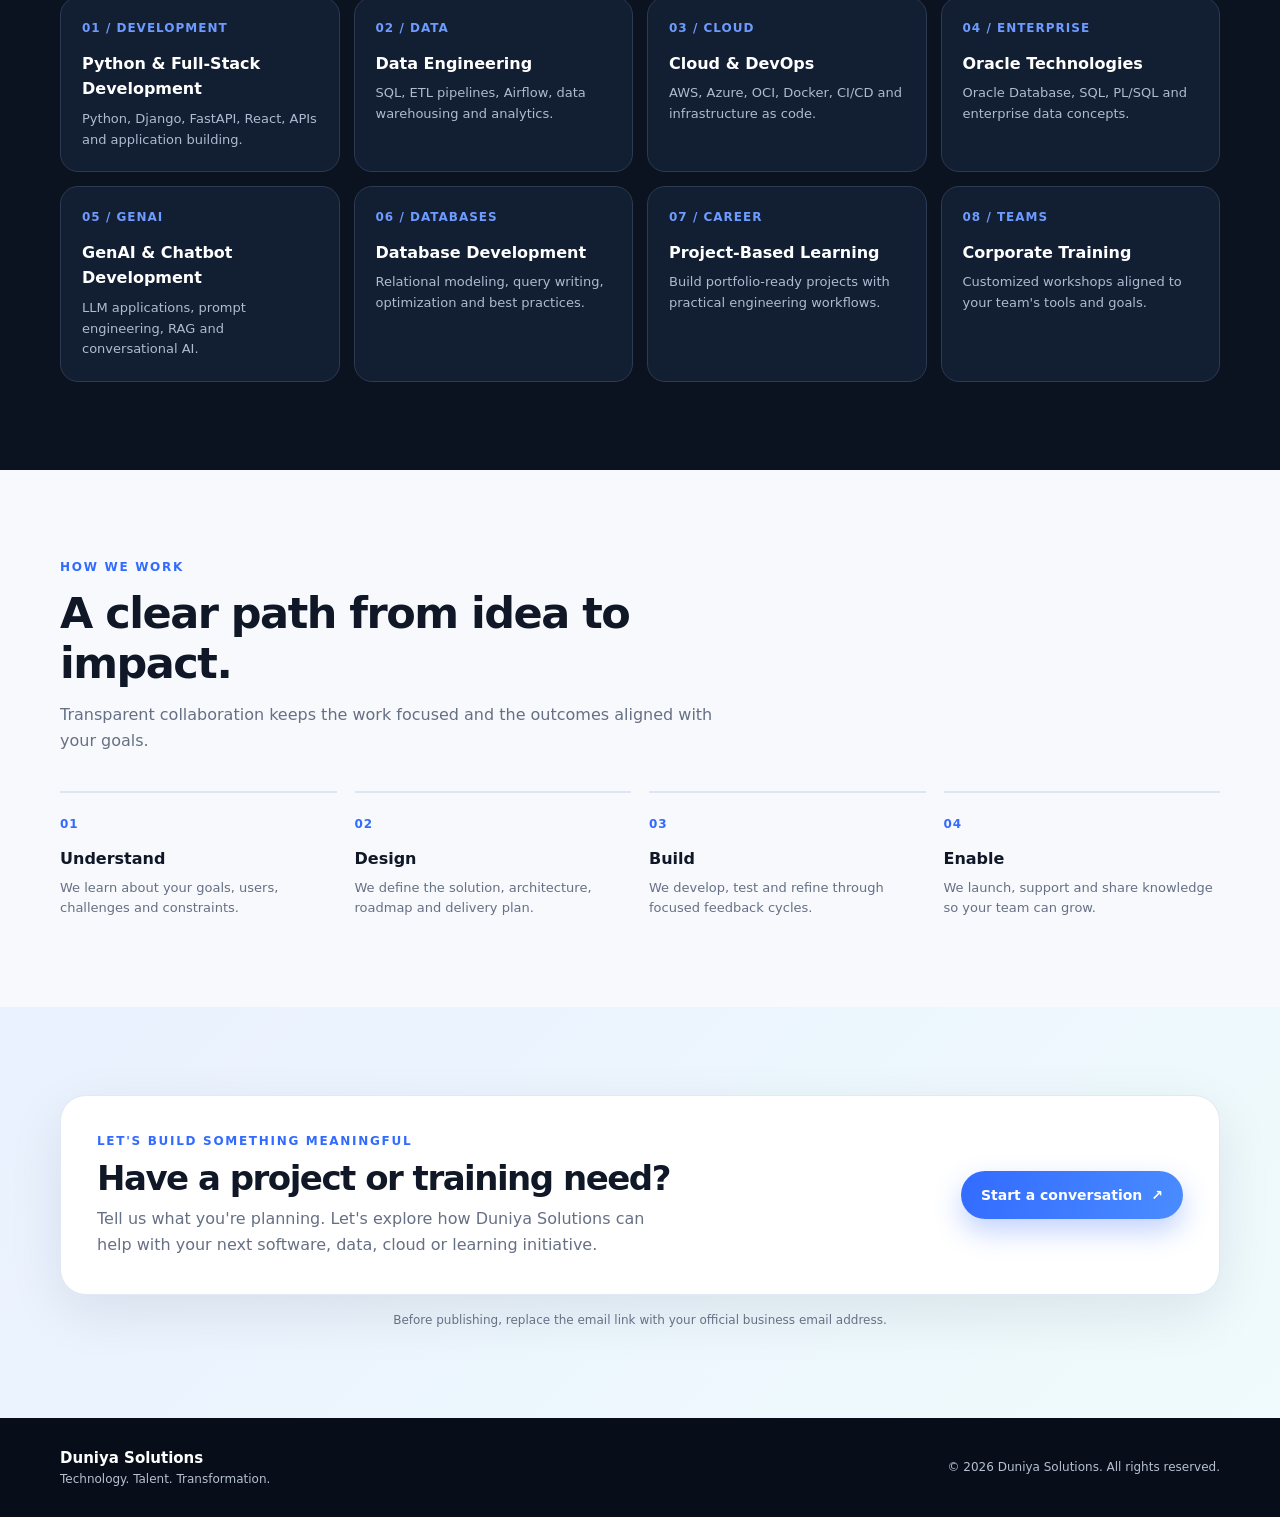
<file: duniya_solutions_website.html>
<!DOCTYPE html>
<html lang="en">
<head>
  <meta charset="UTF-8" />
  <meta name="viewport" content="width=device-width, initial-scale=1.0" />
  <meta name="description" content="Duniya Solutions provides IT services, Oracle technology solutions, GenAI and chatbot development, and hands-on technology training." />
  <meta name="theme-color" content="#0b1220" />
  <title>Duniya Solutions | IT Services & Technology Training</title>
  <style>
    :root {
      --bg: #f7f9fc; --ink: #101828; --muted: #667085; --navy: #0b1220;
      --blue: #326bff; --cyan: #35c6d5; --line: #e5eaf2; --white: #fff;
      --soft: #edf3ff; --shadow: 0 18px 55px rgba(16,24,40,.09);
      --radius: 22px;
    }
    * { box-sizing: border-box; }
    html { scroll-behavior: smooth; }
    body { margin: 0; font-family: Inter, ui-sans-serif, system-ui, -apple-system, BlinkMacSystemFont, "Segoe UI", sans-serif; color: var(--ink); background: var(--bg); line-height: 1.6; }
    a { color: inherit; text-decoration: none; }
    .container { width: min(1160px, calc(100% - 44px)); margin: 0 auto; }
    .nav-wrap { position: sticky; top: 0; z-index: 20; background: rgba(11,18,32,.94); backdrop-filter: blur(14px); border-bottom: 1px solid rgba(255,255,255,.1); }
    nav { height: 76px; display: flex; align-items: center; justify-content: space-between; color: white; }
    .brand { display: flex; align-items: center; gap: 11px; font-weight: 800; letter-spacing: -.4px; font-size: 20px; }
    .brand-mark { width: 44px; height: 44px; flex: 0 0 44px; filter: drop-shadow(0 7px 15px rgba(50,107,255,.35)); overflow: visible; } .brand em { color:#ffad55; font-style:normal; }
    .nav-links { display: flex; align-items: center; gap: 29px; font-size: 13px; color: #d4dbea; }
    .nav-links a:hover { color: white; }
    .nav-cta { padding: 10px 17px; border-radius: 999px; background: white; color: var(--navy)!important; font-weight: 750; }
    .menu-btn { display: none; border: 1px solid #344054; color: white; background: transparent; border-radius: 10px; padding: 8px 11px; font-size: 20px; }
    .hero { position: relative; overflow: hidden; background: radial-gradient(circle at 82% 25%,rgba(53,198,213,.2),transparent 25%), radial-gradient(circle at 12% 95%,rgba(50,107,255,.22),transparent 30%), var(--navy); color: white; padding: 100px 0 104px; }
    .hero:after { content:""; position:absolute; width:560px; height:560px; border:1px solid rgba(255,255,255,.08); border-radius:50%; right:-150px; top:-260px; box-shadow:0 0 0 45px rgba(255,255,255,.018),0 0 0 95px rgba(255,255,255,.014); }
    .hero-grid { display:grid; grid-template-columns: 1.12fr .88fr; gap:55px; align-items:center; position:relative; z-index:1; }
    .eyebrow { display:inline-flex; align-items:center; gap:9px; color:#a9c3ff; font-size:12px; text-transform:uppercase; letter-spacing:1.8px; font-weight:800; }
    .eyebrow:before { content:""; width:25px; height:2px; background:var(--cyan); }
    h1 { font-size: clamp(42px,6vw,68px); line-height:1.05; letter-spacing:-2.8px; margin:22px 0; max-width:720px; }
    h1 span { background:linear-gradient(90deg,#8eafff,#52d8df); -webkit-background-clip:text; background-clip:text; color:transparent; }
    .hero p { color:#bdc8d9; font-size:17px; max-width:610px; margin:0 0 30px; }
    .actions { display:flex; gap:13px; flex-wrap:wrap; }
    .btn { display:inline-flex; align-items:center; justify-content:center; gap:9px; padding:13px 20px; border-radius:999px; font-weight:750; font-size:14px; transition:.2s; }
    .btn-primary { background:linear-gradient(110deg,var(--blue),#4a8cff); color:white; box-shadow:0 12px 28px rgba(50,107,255,.3); }
    .btn-primary:hover { transform:translateY(-2px); }
    .btn-outline { border:1px solid #526078; color:white; }
    .hero-note { margin-top:27px; color:#93a2b9; font-size:12px; }
    .visual { min-height:360px; position:relative; display:grid; place-items:center; }
    .orbit { width:310px; height:310px; border:1px solid rgba(255,255,255,.18); border-radius:50%; display:grid; place-items:center; position:relative; }
    .orbit:before,.orbit:after { content:""; position:absolute; border:1px dashed rgba(255,255,255,.15); border-radius:50%; }
    .orbit:before { inset:28px; } .orbit:after { inset:65px; }
    .core { width:126px; height:126px; border-radius:35px; background:linear-gradient(145deg,#3978ff,#26bacb); display:grid; place-items:center; font-size:34px; font-weight:900; box-shadow:0 20px 65px rgba(40,126,255,.45); transform:rotate(-8deg); }
    .float-card { position:absolute; padding:13px 16px; background:rgba(255,255,255,.09); border:1px solid rgba(255,255,255,.17); backdrop-filter:blur(12px); border-radius:14px; color:#e8efff; font-size:12px; box-shadow:0 12px 35px rgba(0,0,0,.15); }
    .float-card b { display:block; font-size:14px; color:white; margin-bottom:2px; }
    .fc1 { top:27px; right:0; } .fc2 { bottom:30px; left:0; } .fc3 { bottom:4px; right:12px; }
    .section { padding:88px 0; }
    .section-head { max-width:680px; margin-bottom:38px; }
    .kicker { color:var(--blue); font-size:12px; text-transform:uppercase; letter-spacing:1.7px; font-weight:850; }
    h2 { font-size:clamp(30px,4vw,43px); letter-spacing:-1.5px; line-height:1.15; margin:12px 0 14px; }
    .section-head p { color:var(--muted); margin:0; font-size:16px; }
    .services { display:grid; grid-template-columns:repeat(3,1fr); gap:18px; }
    .service { background:white; border:1px solid var(--line); border-radius:var(--radius); padding:26px; box-shadow:0 5px 20px rgba(16,24,40,.025); transition:.2s; }
    .service:hover { transform:translateY(-4px); box-shadow:var(--shadow); }
    .service-icon { width:48px; height:48px; border-radius:15px; background:var(--soft); color:var(--blue); display:grid; place-items:center; font-size:22px; margin-bottom:20px; }
    .service h3 { margin:0 0 9px; font-size:18px; letter-spacing:-.3px; }
    .service p { color:var(--muted); font-size:14px; margin:0; }
    .service ul { padding-left:18px; margin:14px 0 0; color:#475467; font-size:13px; }
    .split { background:white; }
    .split-grid { display:grid; grid-template-columns:.9fr 1.1fr; gap:70px; align-items:center; }
    .statement { background:linear-gradient(145deg,#0b1220,#172b4d); color:white; border-radius:28px; padding:34px; min-height:340px; position:relative; overflow:hidden; }
    .statement:after { content:"DS"; position:absolute; right:-6px; bottom:-60px; font-size:190px; font-weight:900; color:rgba(255,255,255,.045); letter-spacing:-15px; }
    .statement .quote { font-size:28px; line-height:1.25; font-weight:750; letter-spacing:-.8px; position:relative; z-index:1; margin-top:25px; }
    .statement small { color:#aebbd0; position:relative; z-index:1; }
    .check-list { display:grid; gap:17px; margin-top:26px; }
    .check { display:flex; gap:13px; align-items:flex-start; }
    .check-mark { flex:0 0 25px; width:25px; height:25px; border-radius:50%; background:#e8f8f8; color:#078b98; display:grid; place-items:center; font-size:13px; font-weight:900; }
    .check b { display:block; margin-bottom:2px; } .check span { color:var(--muted); font-size:14px; }
    .tech { background:#f0f4fb; }
    .tech-grid { display:grid; grid-template-columns:1fr 1fr; gap:18px; }
    .tech-card { background:white; border:1px solid var(--line); border-radius:20px; padding:23px; }
    .tech-card h3 { margin:0 0 14px; font-size:16px; }
    .tags { display:flex; flex-wrap:wrap; gap:8px; }
    .tag { background:#f3f6fb; border:1px solid #e7ecf4; border-radius:999px; padding:7px 11px; font-size:12px; color:#344054; font-weight:650; }
    .tag.oracle { background:#fff1ef; border-color:#ffd8d2; color:#b42318; }
    .training { background:var(--navy); color:white; }
    .training .section-head p { color:#aebbd0; }
    .training-grid { display:grid; grid-template-columns:repeat(4,1fr); gap:14px; }
    .course { border:1px solid #2c3a52; background:#121e31; border-radius:18px; padding:21px; }
    .course .num { color:#6d9bff; font-size:12px; font-weight:850; letter-spacing:1px; }
    .course h3 { font-size:16px; margin:12px 0 7px; }
    .course p { color:#aebbd0; font-size:13px; margin:0; }
    .training .kicker { color:#79a1ff; }
    .process-grid { display:grid; grid-template-columns:repeat(4,1fr); gap:18px; counter-reset:step; }
    .process { border-top:2px solid #dce5f5; padding-top:17px; }
    .process:before { counter-increment:step; content:"0" counter(step); color:var(--blue); font-weight:850; font-size:12px; letter-spacing:1px; }
    .process h3 { font-size:16px; margin:10px 0 6px; }
    .process p { color:var(--muted); font-size:13px; margin:0; }
    .contact { background:linear-gradient(135deg,#eaf1ff,#effbfc); }
    .contact-box { display:flex; align-items:center; justify-content:space-between; gap:30px; background:white; border:1px solid #e1e9f5; border-radius:26px; padding:36px; box-shadow:var(--shadow); }
    .contact-box h2 { font-size:34px; margin:8px 0; }
    .contact-box p { color:var(--muted); margin:0; max-width:560px; }
    footer { background:#080e19; color:#b5c0d0; padding:28px 0; font-size:12px; }
    .footer-inner { display:flex; justify-content:space-between; align-items:center; gap:18px; }
    .footer-brand { color:white; font-weight:800; font-size:15px; }

    /* Brand motion and compact expertise strip */
    .brand-mark { animation: logoFloat 5s ease-in-out infinite; }
    .hero .eyebrow { animation: fadeUp .7s both; }
    .hero h1 { animation: fadeUp .85s .08s both; }
    .hero p, .hero .actions { animation: fadeUp .9s .16s both; }
    .orbit { animation: orbitFloat 7s ease-in-out infinite; }
    .orbit:before { animation: spin 24s linear infinite; }
    .orbit:after { animation: spin 18s linear infinite reverse; }
    .core { animation: coreGlow 3.5s ease-in-out infinite alternate; }
    .float-card { animation: cardFloat 5s ease-in-out infinite; }
    .fc2 { animation-delay: -1.6s; } .fc3 { animation-delay: -3s; }
    .expertise-strip { display:grid; grid-template-columns:repeat(6,1fr); gap:12px; }
    .expertise-item { min-height:112px; border:1px solid #dce5f2; background:rgba(255,255,255,.86); border-radius:17px; padding:17px 12px; display:flex; flex-direction:column; align-items:center; justify-content:center; gap:9px; text-align:center; transition:transform .25s,box-shadow .25s,border-color .25s; }
    .expertise-item:hover { transform:translateY(-5px); box-shadow:0 13px 30px rgba(16,24,40,.09); border-color:#9bb8ff; }
    .expertise-item b { font-size:12px; line-height:1.35; }
    .expertise-icon { font-size:25px; color:#326bff; line-height:1; }
    .oracle-item { background:#fff7f5; border-color:#ffd1c9; box-shadow:inset 0 0 0 1px rgba(180,35,24,.04); }
    .oracle-word { color:#c62828; font-weight:900; font-size:21px; letter-spacing:-1.2px; line-height:1; }
    .oracle-service { border-color:#ffd1c9; background:linear-gradient(145deg,#fff,#fff8f6); }
    .oracle-service .service-icon { background:#fff0ed; color:#c62828; }
    @keyframes fadeUp { from { opacity:0; transform:translateY(18px); } to { opacity:1; transform:translateY(0); } }
    @keyframes orbitFloat { 0%,100% { transform:translateY(0); } 50% { transform:translateY(-11px); } }
    @keyframes spin { to { transform:rotate(360deg); } }
    @keyframes logoFloat { 0%,100% { transform:translateY(0); } 50% { transform:translateY(-2px); } }
    @keyframes coreGlow { from { box-shadow:0 15px 45px rgba(40,126,255,.3); } to { box-shadow:0 20px 70px rgba(53,198,213,.55); } }
    @keyframes cardFloat { 0%,100% { transform:translateY(0); } 50% { transform:translateY(-7px); } }
    @media (prefers-reduced-motion: reduce) {
      *, *::before, *::after { animation-duration:.01ms !important; animation-iteration-count:1 !important; scroll-behavior:auto !important; transition-duration:.01ms !important; }
    }

    @media (max-width:900px) {
      .hero-grid,.split-grid { grid-template-columns:1fr; gap:30px; }
      .visual { min-height:330px; }
      .services { grid-template-columns:repeat(2,1fr); }
      .expertise-strip { grid-template-columns:repeat(3,1fr); }
      .training-grid { grid-template-columns:repeat(2,1fr); }
      .split-grid { gap:35px; }
    }
    @media (max-width:640px) {
      .container { width:min(100% - 32px,1160px); }
      nav { height:68px; }
      .menu-btn { display:block; }
      .nav-links { display:none; position:absolute; top:68px; left:0; right:0; padding:18px 22px 22px; background:#0b1220; flex-direction:column; align-items:stretch; gap:18px; border-top:1px solid #26344a; }
      .nav-links.open { display:flex; }
      .nav-cta { text-align:center; }
      .hero { padding:72px 0 65px; }
      h1 { letter-spacing:-1.8px; }
      .hero p { font-size:15px; }
      .visual { transform:scale(.88); margin:-10px -20px; }
      .section { padding:66px 0; }
      .services,.tech-grid,.training-grid,.process-grid { grid-template-columns:1fr; }
      .expertise-strip { grid-template-columns:repeat(2,1fr); }
      .contact-box { align-items:flex-start; flex-direction:column; padding:26px; }
      .contact-box h2 { font-size:29px; }
      .footer-inner { flex-direction:column; align-items:flex-start; }
    }
  </style>
</head>
<body>
  <div class="nav-wrap">
    <nav class="container">
      <a class="brand" href="#home" aria-label="Duniya Solutions home"><svg class="brand-mark" viewBox="0 0 52 52" role="img" aria-label="Duniya Solutions logo">
        <defs><linearGradient id="logoBlue" x1="0" y1="0" x2="1" y2="1"><stop stop-color="#55d9e8"/><stop offset="1" stop-color="#326bff"/></linearGradient></defs>
        <path d="M9 7h16c13 0 21 8 21 19S38 45 25 45H9l5-8h10c8 0 13-4 13-11S32 15 24 15h-5l-7 20-7 10 4-20z" fill="url(#logoBlue)"/>
        <path d="M5 44c10-4 20-5 34-2-8 5-21 7-34 2z" fill="#ff9a32"/>
      </svg><span>Duniya <em>Solutions</em></span></a>
      <button class="menu-btn" id="menuBtn" aria-label="Toggle navigation" aria-expanded="false">☰</button>
      <div class="nav-links" id="navLinks">
        <a href="#services">Services</a><a href="#technology">Technology</a><a href="#training">Training</a><a href="#approach">Our Approach</a><a class="nav-cta" href="#contact">Let's Talk <span>↗</span></a>
      </div>
    </nav>
  </div>

  <main>
    <section class="hero" id="home">
      <div class="container hero-grid">
        <div>
          <div class="eyebrow">Technology • Talent • Transformation</div>
          <h1>Build smarter.<br><span>Grow faster.</span></h1>
          <p>Duniya Solutions is a software and IT services company helping businesses turn ideas into reliable digital solutions — while building the technology skills teams need for what comes next.</p>
          <div class="actions">
            <a class="btn btn-primary" href="#contact">Discuss a project <span>↗</span></a>
            <a class="btn btn-outline" href="#services">Explore our services <span>↓</span></a>
          </div>
          <div class="hero-note">Software Development&nbsp; · &nbsp;IT Consulting&nbsp; · &nbsp;Technology Training</div>
        </div>
        <div class="visual" aria-label="Technology illustration">
          <div class="orbit"><div class="core">DS</div></div>
          <div class="float-card fc1"><b>Software</b>Built for your business</div>
          <div class="float-card fc2"><b>Data & AI</b>Turn data into decisions</div>
          <div class="float-card fc3"><b>Learning</b>Skills for the future</div>
        </div>
      </div>
    </section>

    <section class="section" id="services">
      <div class="container">
        <div class="section-head"><div class="kicker">What we do</div><h2>Technology services that move your business forward.</h2><p>From a focused application to a modern data platform, we bring engineering, practical thinking and delivery discipline to every engagement.</p></div>
        <div class="services">
          <article class="service oracle-service"><div class="service-icon">◉</div><h3>Oracle Technology Services</h3><p>Enterprise database, application and cloud capabilities for reliable business systems.</p><ul><li>Oracle Database, SQL and PL/SQL</li><li>Oracle APEX and database development</li><li>Oracle Cloud Infrastructure (OCI)</li></ul></article>
          <article class="service"><div class="service-icon">⌘</div><h3>Custom Software Development</h3><p>Design and build secure, scalable applications tailored to your workflows and customers.</p><ul><li>Web & mobile applications</li><li>Backend systems and APIs</li><li>Product development and modernization</li></ul></article>
          <article class="service"><div class="service-icon">▤</div><h3>Data Engineering & Analytics</h3><p>Build dependable data foundations that make information useful, accessible and actionable.</p><ul><li>ETL / ELT pipelines and data warehouses</li><li>Database design and optimization</li><li>Dashboards, reporting and KPIs</li></ul></article>
          <article class="service"><div class="service-icon">☁</div><h3>Cloud & DevOps</h3><p>Modernize infrastructure and streamline delivery with automation and cloud-native practices.</p><ul><li>AWS, Microsoft Azure and OCI</li><li>Docker, CI/CD and Terraform</li><li>Monitoring, reliability and security</li></ul></article>
          <article class="service"><div class="service-icon">✧</div><h3>GenAI & Chatbot Solutions</h3><p>Build intelligent conversational experiences and AI-powered workflows that help customers and teams get more done.</p><ul><li>AI chatbots and virtual assistants</li><li>LLM, RAG and knowledge-base solutions</li><li>Workflow automation and AI integrations</li></ul></article>
          <article class="service"><div class="service-icon">⇄</div><h3>IT Consulting & Integration</h3><p>Get experienced engineering guidance to make sound architecture and technology decisions.</p><ul><li>Solution architecture</li><li>API and enterprise integration</li><li>Technical assessments and support</li></ul></article>
        </div>
      </div>
    </section>

    <section class="section split" id="approach">
      <div class="container split-grid">
        <div class="statement"><div class="eyebrow">The Duniya approach</div><div class="quote">Good technology should solve today's problems and create tomorrow's opportunities.</div><p style="color:#b8c6db;max-width:310px;margin-top:20px;position:relative;z-index:1">We combine engineering experience with a learning mindset to deliver outcomes that last.</p><small>— Duniya Solutions</small></div>
        <div><div class="kicker">Why work with us</div><h2>Practical expertise.<br>Thoughtful delivery.</h2><p style="color:var(--muted)">We focus on understanding the business first, choosing the right tools second, and delivering measurable value throughout the journey.</p>
          <div class="check-list">
            <div class="check"><div class="check-mark">✓</div><div><b>End-to-end engineering</b><span>From discovery and architecture through development, deployment and support.</span></div></div>
            <div class="check"><div class="check-mark">✓</div><div><b>Modern, proven technologies</b><span>Solutions shaped around the right platform, not a one-size-fits-all stack.</span></div></div>
            <div class="check"><div class="check-mark">✓</div><div><b>Learning built into delivery</b><span>Knowledge sharing and hands-on training help teams grow with the solution.</span></div></div>
          </div>
        </div>
      </div>
    </section>

    <section class="section tech" id="technology">
      <div class="container">
        <div class="section-head"><div class="kicker">Our expertise</div><h2>Technology that creates real-world impact.</h2><p>Enterprise platforms, modern engineering and intelligent solutions — delivered with practical expertise.</p></div>
        <div class="expertise-strip">
          <div class="expertise-item oracle-item"><span class="oracle-word">ORACLE</span><b>Oracle Technologies</b></div>
          <div class="expertise-item"><span class="expertise-icon">✧</span><b>GenAI & Chatbots</b></div>
          <div class="expertise-item"><span class="expertise-icon">⌘</span><b>Application Development</b></div>
          <div class="expertise-item"><span class="expertise-icon">▤</span><b>Data Engineering</b></div>
          <div class="expertise-item"><span class="expertise-icon">☁</span><b>Cloud & DevOps</b></div>
          <div class="expertise-item"><span class="expertise-icon">◎</span><b>Technology Training</b></div>
        </div>
      </div>
    </section>

    <section class="section training" id="training">
      <div class="container">
        <div class="section-head"><div class="kicker">Learn with Duniya</div><h2>Practical technology training for real-world skills.</h2><p>Structured learning, hands-on exercises and project-oriented sessions for students, professionals and teams.</p></div>
        <div class="training-grid">
          <article class="course"><div class="num">01 / DEVELOPMENT</div><h3>Python & Full-Stack Development</h3><p>Python, Django, FastAPI, React, APIs and application building.</p></article>
          <article class="course"><div class="num">02 / DATA</div><h3>Data Engineering</h3><p>SQL, ETL pipelines, Airflow, data warehousing and analytics.</p></article>
          <article class="course"><div class="num">03 / CLOUD</div><h3>Cloud & DevOps</h3><p>AWS, Azure, OCI, Docker, CI/CD and infrastructure as code.</p></article>
          <article class="course"><div class="num">04 / ENTERPRISE</div><h3>Oracle Technologies</h3><p>Oracle Database, SQL, PL/SQL and enterprise data concepts.</p></article>
          <article class="course"><div class="num">05 / GENAI</div><h3>GenAI & Chatbot Development</h3><p>LLM applications, prompt engineering, RAG and conversational AI.</p></article>
          <article class="course"><div class="num">06 / DATABASES</div><h3>Database Development</h3><p>Relational modeling, query writing, optimization and best practices.</p></article>
          <article class="course"><div class="num">07 / CAREER</div><h3>Project-Based Learning</h3><p>Build portfolio-ready projects with practical engineering workflows.</p></article>
          <article class="course"><div class="num">08 / TEAMS</div><h3>Corporate Training</h3><p>Customized workshops aligned to your team's tools and goals.</p></article>
        </div>
      </div>
    </section>

    <section class="section">
      <div class="container">
        <div class="section-head"><div class="kicker">How we work</div><h2>A clear path from idea to impact.</h2><p>Transparent collaboration keeps the work focused and the outcomes aligned with your goals.</p></div>
        <div class="process-grid">
          <div class="process"><h3>Understand</h3><p>We learn about your goals, users, challenges and constraints.</p></div>
          <div class="process"><h3>Design</h3><p>We define the solution, architecture, roadmap and delivery plan.</p></div>
          <div class="process"><h3>Build</h3><p>We develop, test and refine through focused feedback cycles.</p></div>
          <div class="process"><h3>Enable</h3><p>We launch, support and share knowledge so your team can grow.</p></div>
        </div>
      </div>
    </section>

    <section class="section contact" id="contact">
      <div class="container">
        <div class="contact-box">
          <div><div class="kicker">Let's build something meaningful</div><h2>Have a project or training need?</h2><p>Tell us what you're planning. Let's explore how Duniya Solutions can help with your next software, data, cloud or learning initiative.</p></div>
          <a class="btn btn-primary" href="mailto:ADD-YOUR-EMAIL-HERE">Start a conversation <span>↗</span></a>
        </div>
        <p style="text-align:center;color:#667085;font-size:12px;margin:16px 0 0">Before publishing, replace the email link with your official business email address.</p>
      </div>
    </section>
  </main>

  <footer><div class="container footer-inner"><div><div class="footer-brand">Duniya Solutions</div><div>Technology. Talent. Transformation.</div></div><div>© <span id="year"></span> Duniya Solutions. All rights reserved.</div></div></footer>
  <script>
    const menuBtn = document.getElementById('menuBtn');
    const navLinks = document.getElementById('navLinks');
    menuBtn.addEventListener('click', () => {
      const isOpen = navLinks.classList.toggle('open');
      menuBtn.setAttribute('aria-expanded', String(isOpen));
    });
    navLinks.querySelectorAll('a').forEach(link => link.addEventListener('click', () => {
      navLinks.classList.remove('open');
      menuBtn.setAttribute('aria-expanded', 'false');
    }));
    document.getElementById('year').textContent = new Date().getFullYear();
  </script>
</body>
</html>
</file>
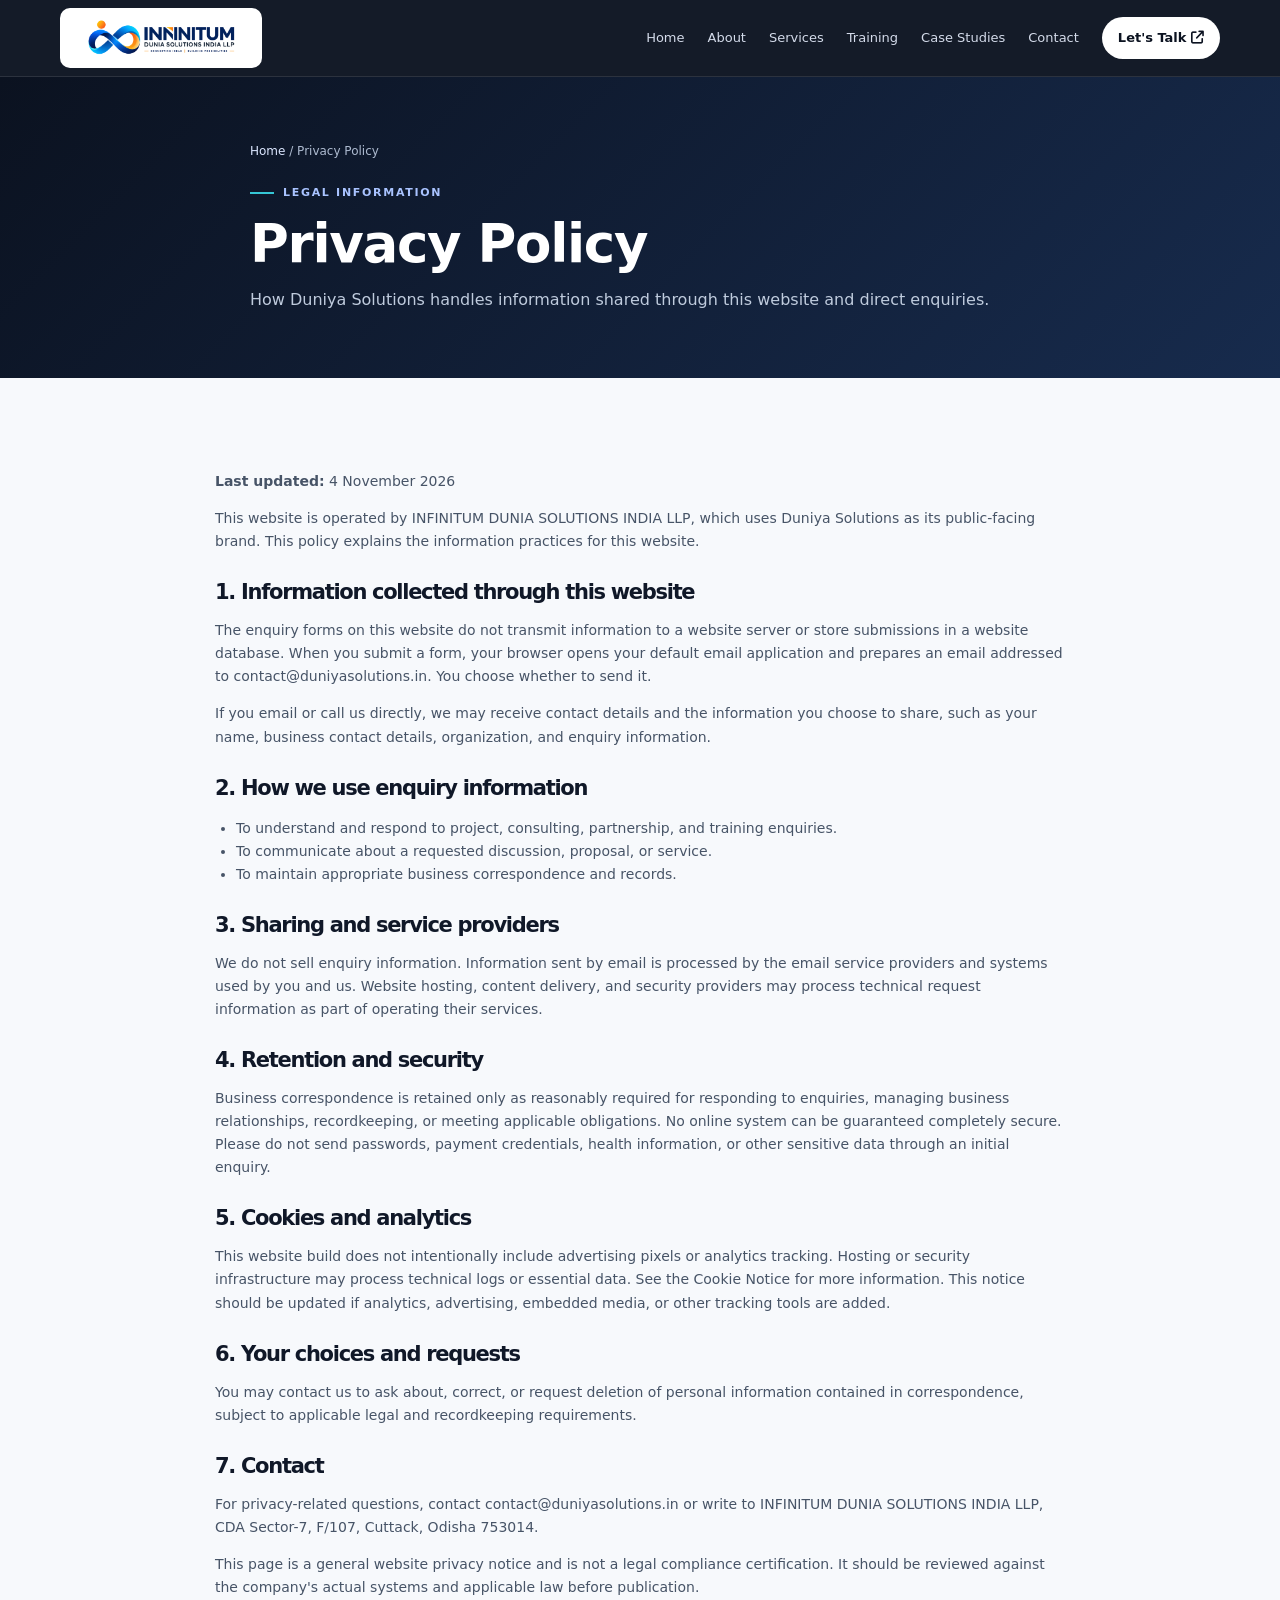
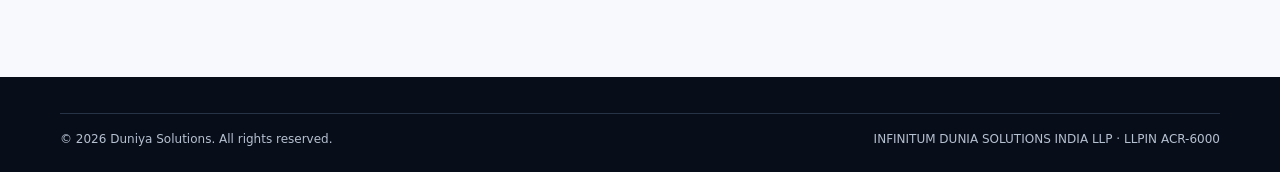
<file: privacy-policy.html>
<!DOCTYPE html>
<html lang="en">
<head>
  <meta charset="UTF-8">
  <meta name="viewport" content="width=device-width, initial-scale=1.0">
  <meta name="description" content="Privacy information for the Duniya Solutions website and business enquiries.">
  <meta name="theme-color" content="#0b1220">
  <meta name="robots" content="index,follow">
  <title>Privacy Policy | Duniya Solutions</title>
  <link rel="icon" type="image/svg+xml" href="favicon.svg">
  <link rel="preconnect" href="https://cdnjs.cloudflare.com" crossorigin>
  <link rel="stylesheet" href="https://cdnjs.cloudflare.com/ajax/libs/font-awesome/6.5.2/css/all.min.css">
  <link rel="stylesheet" href="assets/site.css">

  <link rel="canonical" href="https://www.duniyasolutions.in/privacy-policy.html">
  <meta property="og:url" content="https://www.duniyasolutions.in/privacy-policy.html">
  <meta property="og:site_name" content="Duniya Solutions">
</head>
<body>
<a class="skip-link" href="#main">Skip to content</a>
<header class="nav-wrap">
  <nav class="container nav-inner" aria-label="Main navigation">
    <a class="brand" href="index.html" aria-label="Duniya Solutions home"><img class="brand-logo" src="assets/logo.svg" alt="Infinitum Dunia Solutions India LLP logo"></a>
    <button class="menu-btn" type="button" data-menu-button aria-label="Toggle navigation" aria-expanded="false" aria-controls="primary-menu"><i class="fa-solid fa-bars" aria-hidden="true"></i></button>
    <div class="nav-links" id="primary-menu" data-menu><a href="index.html">Home</a><a href="about.html">About</a><a href="services.html">Services</a><a href="training.html">Training</a><a href="case-studies.html">Case Studies</a><a href="contact.html">Contact</a><a class="nav-cta" href="contact.html">Let's Talk <i class="fa-solid fa-arrow-up-right-from-square" aria-hidden="true"></i></a></div>
  </nav>
</header>
<main id="main">
<section class="page-hero"><div class="container page-intro"><div class="breadcrumb"><a href="index.html">Home</a> / Privacy Policy</div><div class="eyebrow">Legal information</div><h1>Privacy Policy</h1><p>How Duniya Solutions handles information shared through this website and direct enquiries.</p></div></section>
<section class="section"><div class="container legal-content"><p><strong>Last updated:</strong> 4 November 2026</p><p>This website is operated by INFINITUM DUNIA SOLUTIONS INDIA LLP, which uses Duniya Solutions as its public-facing brand. This policy explains the information practices for this website.</p><h2>1. Information collected through this website</h2><p>The enquiry forms on this website do not transmit information to a website server or store submissions in a website database. When you submit a form, your browser opens your default email application and prepares an email addressed to contact@duniyasolutions.in. You choose whether to send it.</p><p>If you email or call us directly, we may receive contact details and the information you choose to share, such as your name, business contact details, organization, and enquiry information.</p><h2>2. How we use enquiry information</h2><ul><li>To understand and respond to project, consulting, partnership, and training enquiries.</li><li>To communicate about a requested discussion, proposal, or service.</li><li>To maintain appropriate business correspondence and records.</li></ul><h2>3. Sharing and service providers</h2><p>We do not sell enquiry information. Information sent by email is processed by the email service providers and systems used by you and us. Website hosting, content delivery, and security providers may process technical request information as part of operating their services.</p><h2>4. Retention and security</h2><p>Business correspondence is retained only as reasonably required for responding to enquiries, managing business relationships, recordkeeping, or meeting applicable obligations. No online system can be guaranteed completely secure. Please do not send passwords, payment credentials, health information, or other sensitive data through an initial enquiry.</p><h2>5. Cookies and analytics</h2><p>This website build does not intentionally include advertising pixels or analytics tracking. Hosting or security infrastructure may process technical logs or essential data. See the <a href="cookie-notice.html">Cookie Notice</a> for more information. This notice should be updated if analytics, advertising, embedded media, or other tracking tools are added.</p><h2>6. Your choices and requests</h2><p>You may contact us to ask about, correct, or request deletion of personal information contained in correspondence, subject to applicable legal and recordkeeping requirements.</p><h2>7. Contact</h2><p>For privacy-related questions, contact <a href="mailto:contact@duniyasolutions.in">contact@duniyasolutions.in</a> or write to INFINITUM DUNIA SOLUTIONS INDIA LLP, CDA Sector-7, F/107, Cuttack, Odisha 753014.</p><p class="form-note">This page is a general website privacy notice and is not a legal compliance certification. It should be reviewed against the company's actual systems and applicable law before publication.</p></div></section>
</main>
<footer class="site-footer"><div class="container"><div class="footer-copy"><span>© <span data-year></span> Duniya Solutions. All rights reserved.</span><span>INFINITUM DUNIA SOLUTIONS INDIA LLP · LLPIN ACR-6000</span></div></div></footer><script src="assets/site.js" defer></script>
</body>
</html>
</file>
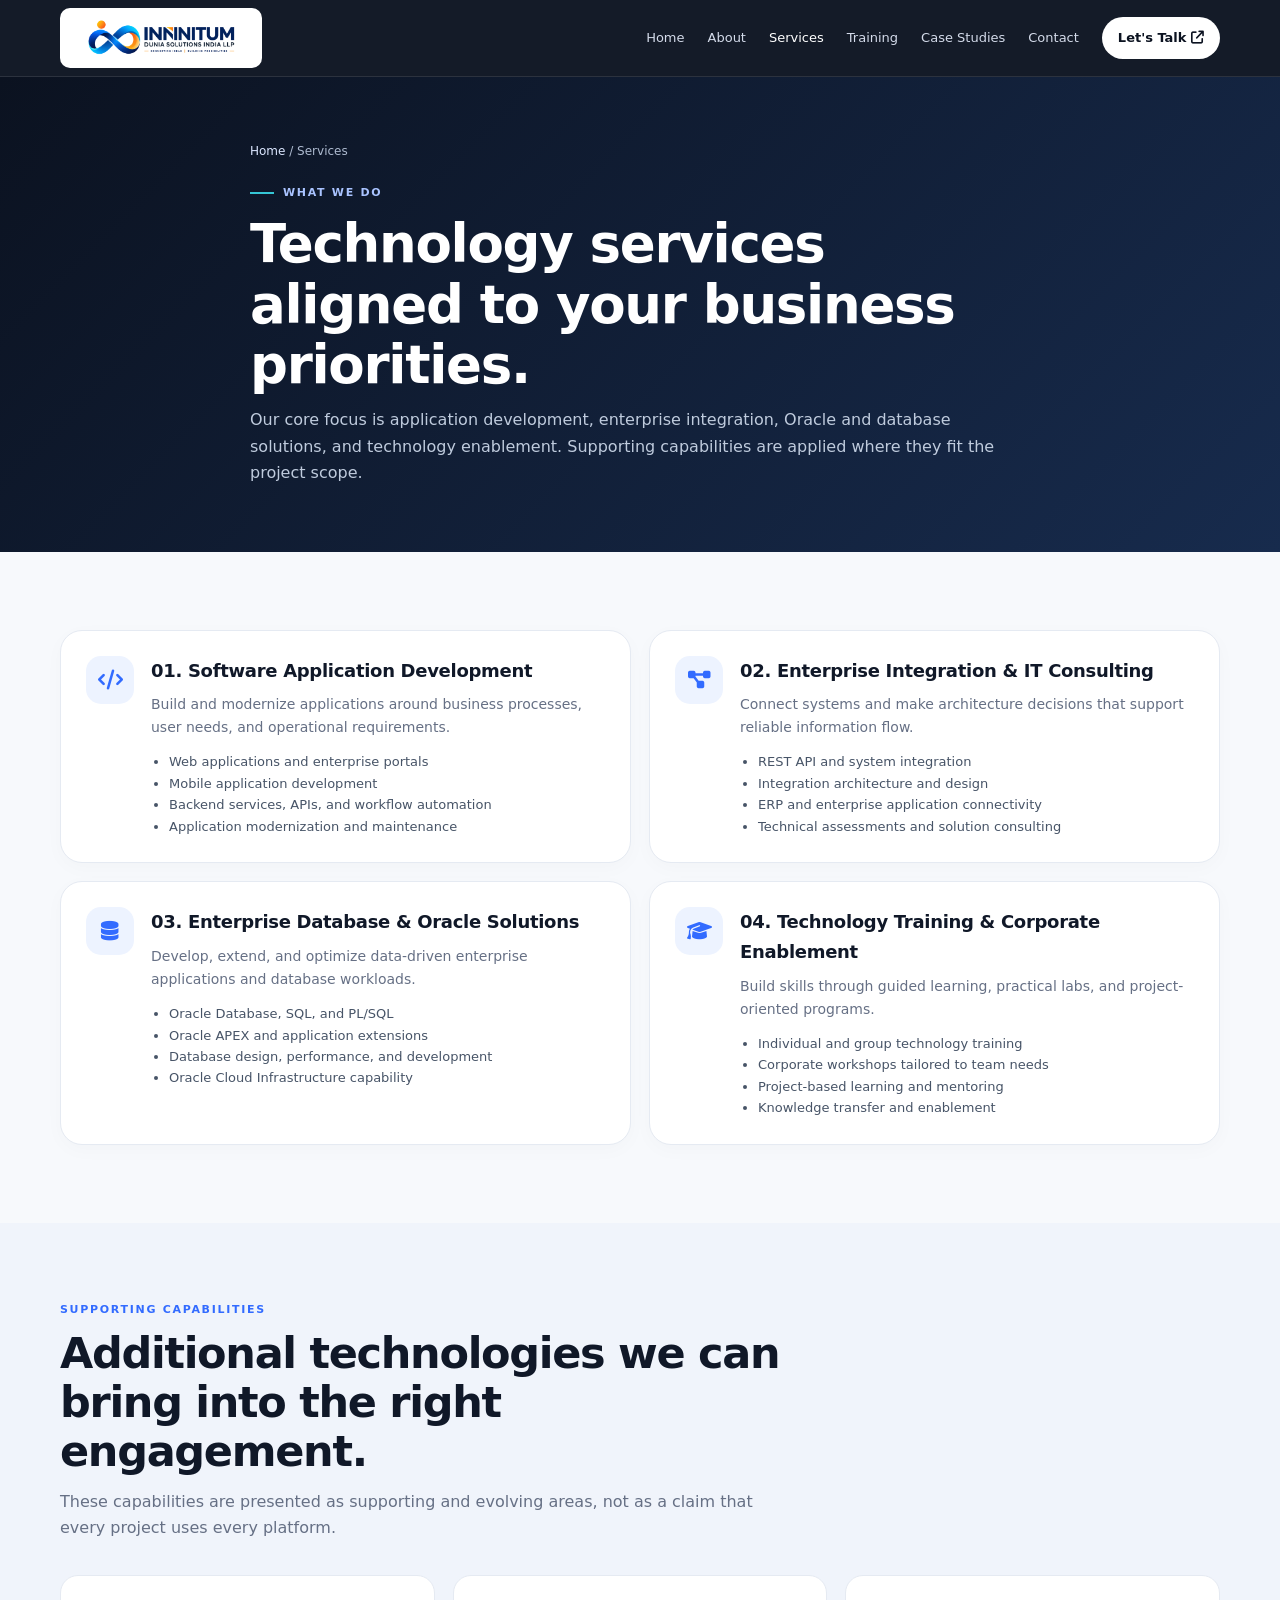
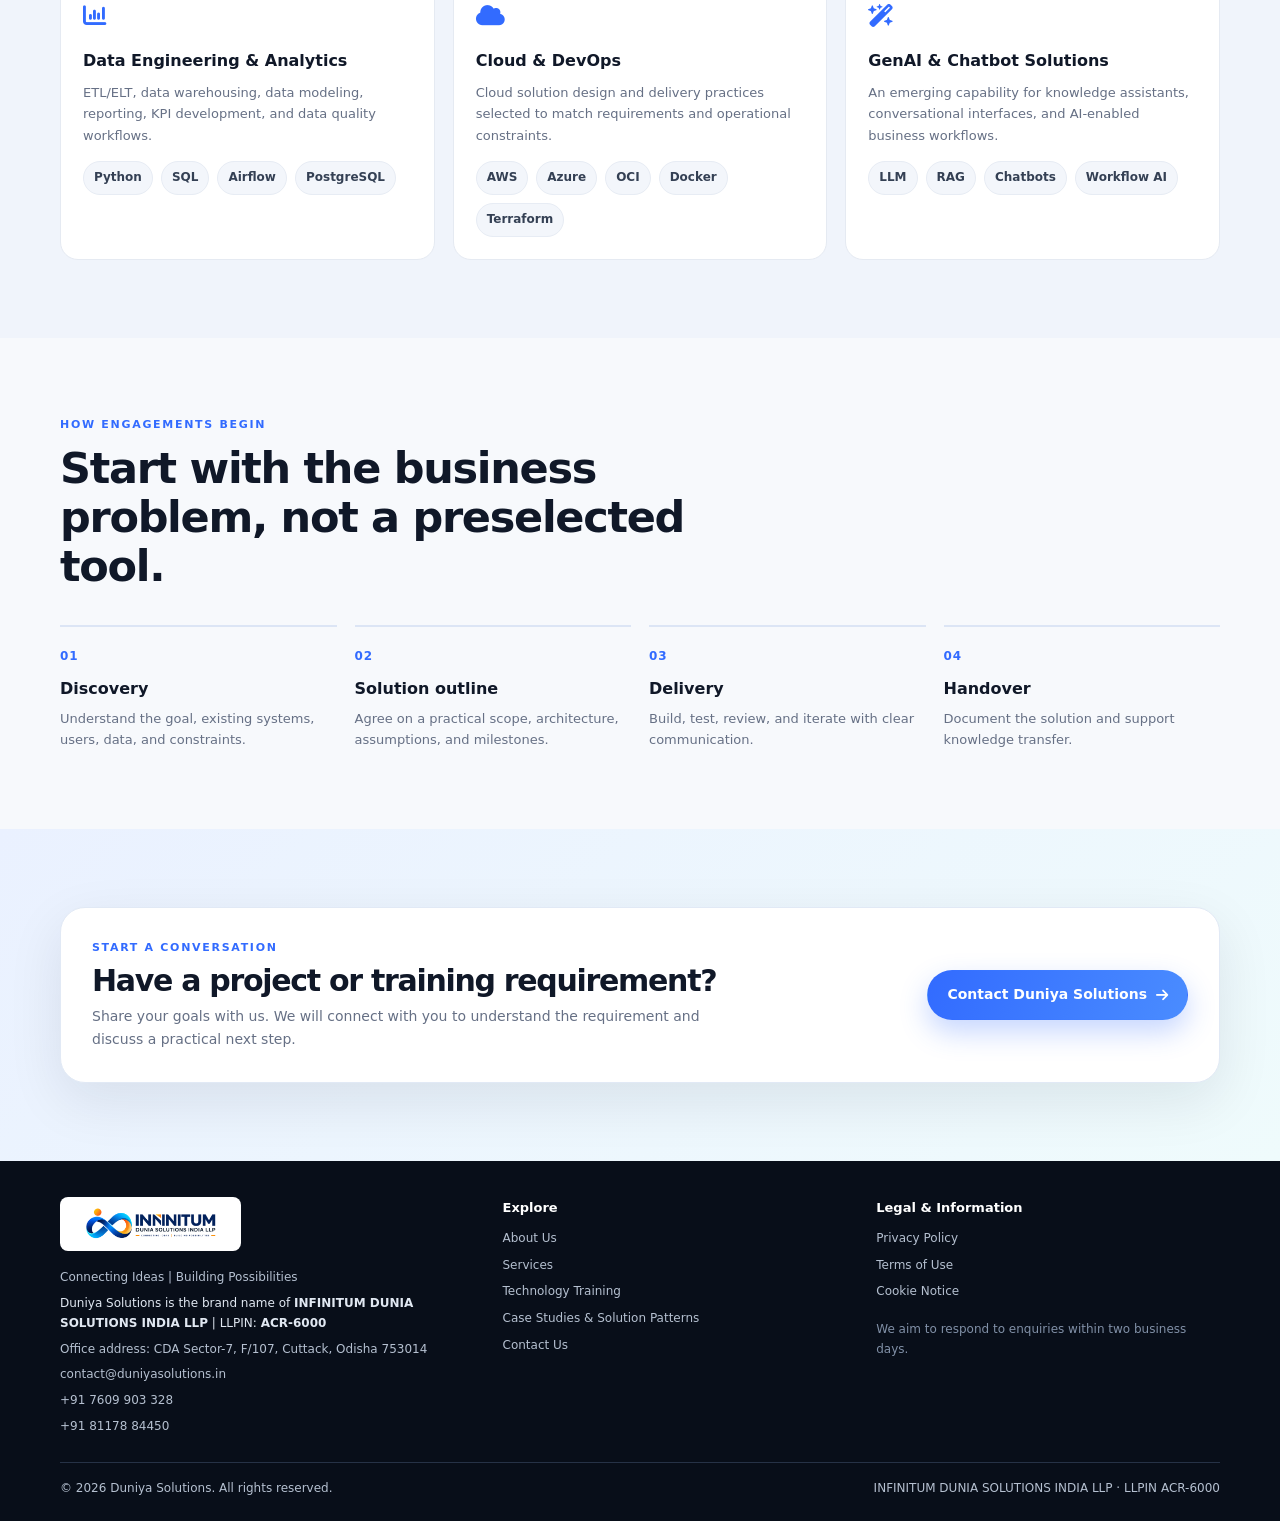
<file: services.html>
<!DOCTYPE html>
<html lang="en">
<head>
  <meta charset="UTF-8">
  <meta name="viewport" content="width=device-width, initial-scale=1.0">
  <meta name="description" content="Explore software application development, enterprise integration, Oracle and database solutions, data engineering, cloud, and GenAI capabilities.">
  <meta name="theme-color" content="#0b1220">
  <meta name="robots" content="index,follow">
  <title>IT Services | Software Development, Integration & Oracle | Duniya Solutions</title>
  <link rel="icon" type="image/svg+xml" href="favicon.svg">
  <link rel="preconnect" href="https://cdnjs.cloudflare.com" crossorigin>
  <link rel="stylesheet" href="https://cdnjs.cloudflare.com/ajax/libs/font-awesome/6.5.2/css/all.min.css">
  <link rel="stylesheet" href="assets/site.css">

  <link rel="canonical" href="https://www.duniyasolutions.in/services.html">
  <meta property="og:url" content="https://www.duniyasolutions.in/services.html">
  <meta property="og:site_name" content="Duniya Solutions">
</head>
<body>
<a class="skip-link" href="#main">Skip to content</a>
<header class="nav-wrap">
  <nav class="container nav-inner" aria-label="Main navigation">
    <a class="brand" href="index.html" aria-label="Duniya Solutions home"><img class="brand-logo" src="assets/logo.svg" alt="Infinitum Dunia Solutions India LLP logo"></a>
    <button class="menu-btn" type="button" data-menu-button aria-label="Toggle navigation" aria-expanded="false" aria-controls="primary-menu"><i class="fa-solid fa-bars" aria-hidden="true"></i></button>
    <div class="nav-links" id="primary-menu" data-menu><a href="index.html">Home</a><a href="about.html">About</a><a href="services.html" aria-current="page">Services</a><a href="training.html">Training</a><a href="case-studies.html">Case Studies</a><a href="contact.html">Contact</a><a class="nav-cta" href="contact.html">Let's Talk <i class="fa-solid fa-arrow-up-right-from-square" aria-hidden="true"></i></a></div>
  </nav>
</header>
<main id="main">
<section class="page-hero"><div class="container page-intro"><div class="breadcrumb"><a href="index.html">Home</a> / Services</div><div class="eyebrow">What we do</div><h1>Technology services aligned to your business priorities.</h1><p>Our core focus is application development, enterprise integration, Oracle and database solutions, and technology enablement. Supporting capabilities are applied where they fit the project scope.</p></div></section>
<section class="section"><div class="container"><div class="grid content-grid">
<article class="service-card"><div class="service-icon"><i class="fa-solid fa-code" aria-hidden="true"></i></div><div><h3>01. Software Application Development</h3><p>Build and modernize applications around business processes, user needs, and operational requirements.</p><ul><li>Web applications and enterprise portals</li><li>Mobile application development</li><li>Backend services, APIs, and workflow automation</li><li>Application modernization and maintenance</li></ul></div></article>
<article class="service-card"><div class="service-icon"><i class="fa-solid fa-diagram-project" aria-hidden="true"></i></div><div><h3>02. Enterprise Integration & IT Consulting</h3><p>Connect systems and make architecture decisions that support reliable information flow.</p><ul><li>REST API and system integration</li><li>Integration architecture and design</li><li>ERP and enterprise application connectivity</li><li>Technical assessments and solution consulting</li></ul></div></article>
<article class="service-card"><div class="service-icon"><i class="fa-solid fa-database" aria-hidden="true"></i></div><div><h3>03. Enterprise Database & Oracle Solutions</h3><p>Develop, extend, and optimize data-driven enterprise applications and database workloads.</p><ul><li>Oracle Database, SQL, and PL/SQL</li><li>Oracle APEX and application extensions</li><li>Database design, performance, and development</li><li>Oracle Cloud Infrastructure capability</li></ul></div></article>
<article class="service-card"><div class="service-icon"><i class="fa-solid fa-graduation-cap" aria-hidden="true"></i></div><div><h3>04. Technology Training & Corporate Enablement</h3><p>Build skills through guided learning, practical labs, and project-oriented programs.</p><ul><li>Individual and group technology training</li><li>Corporate workshops tailored to team needs</li><li>Project-based learning and mentoring</li><li>Knowledge transfer and enablement</li></ul></div></article>
</div></div></section>
<section class="section muted-section"><div class="container"><div class="section-head"><div class="kicker">Supporting capabilities</div><h2>Additional technologies we can bring into the right engagement.</h2><p>These capabilities are presented as supporting and evolving areas, not as a claim that every project uses every platform.</p></div><div class="grid support-grid"><article class="support-card"><div class="icon"><i class="fa-solid fa-chart-column" aria-hidden="true"></i></div><h3>Data Engineering & Analytics</h3><p>ETL/ELT, data warehousing, data modeling, reporting, KPI development, and data quality workflows.</p><div class="pill-row"><span class="pill">Python</span><span class="pill">SQL</span><span class="pill">Airflow</span><span class="pill">PostgreSQL</span></div></article><article class="support-card"><div class="icon"><i class="fa-solid fa-cloud" aria-hidden="true"></i></div><h3>Cloud & DevOps</h3><p>Cloud solution design and delivery practices selected to match requirements and operational constraints.</p><div class="pill-row"><span class="pill">AWS</span><span class="pill">Azure</span><span class="pill">OCI</span><span class="pill">Docker</span><span class="pill">Terraform</span></div></article><article class="support-card"><div class="icon"><i class="fa-solid fa-wand-magic-sparkles" aria-hidden="true"></i></div><h3>GenAI & Chatbot Solutions</h3><p>An emerging capability for knowledge assistants, conversational interfaces, and AI-enabled business workflows.</p><div class="pill-row"><span class="pill">LLM</span><span class="pill">RAG</span><span class="pill">Chatbots</span><span class="pill">Workflow AI</span></div></article></div></div></section>
<section class="section"><div class="container"><div class="section-head"><div class="kicker">How engagements begin</div><h2>Start with the business problem, not a preselected tool.</h2></div><div class="grid process-grid"><article class="process"><h3>Discovery</h3><p>Understand the goal, existing systems, users, data, and constraints.</p></article><article class="process"><h3>Solution outline</h3><p>Agree on a practical scope, architecture, assumptions, and milestones.</p></article><article class="process"><h3>Delivery</h3><p>Build, test, review, and iterate with clear communication.</p></article><article class="process"><h3>Handover</h3><p>Document the solution and support knowledge transfer.</p></article></div></div></section>
</main>
<section class="contact-strip section" aria-label="Contact call to action"><div class="container"><div class="contact-box"><div><div class="kicker">Start a conversation</div><h2>Have a project or training requirement?</h2><p>Share your goals with us. We will connect with you to understand the requirement and discuss a practical next step.</p></div><a class="btn btn-primary" href="contact.html">Contact Duniya Solutions <i class="fa-solid fa-arrow-right" aria-hidden="true"></i></a></div></div></section>
<footer class="site-footer">
  <div class="container">
    <div class="footer-grid">
      <div><a class="footer-logo" href="index.html"><img src="assets/logo.svg" alt="Infinitum Dunia Solutions India LLP"></a><div>Connecting Ideas | Building Possibilities</div><p class="footer-legal">Duniya Solutions is the brand name of <strong>INFINITUM DUNIA SOLUTIONS INDIA LLP</strong> | LLPIN: <strong>ACR-6000</strong></p><div class="footer-contact"><span>Office address: CDA Sector-7, F/107, Cuttack, Odisha 753014</span><a href="mailto:contact@duniyasolutions.in">contact@duniyasolutions.in</a><a href="tel:+917609903328">+91 7609 903 328</a><a href="tel:+918117884450">+91 81178 84450</a></div></div>
      <div><div class="footer-title">Explore</div><div class="footer-links"><a href="about.html">About Us</a><a href="services.html">Services</a><a href="training.html">Technology Training</a><a href="case-studies.html">Case Studies & Solution Patterns</a><a href="contact.html">Contact Us</a></div></div>
      <div><div class="footer-title">Legal & Information</div><div class="footer-links"><a href="privacy-policy.html">Privacy Policy</a><a href="terms.html">Terms of Use</a><a href="cookie-notice.html">Cookie Notice</a></div><div style="margin-top:18px;color:#8190a7">We aim to respond to enquiries within two business days.</div></div>
    </div>
    <div class="footer-copy"><span>© <span data-year></span> Duniya Solutions. All rights reserved.</span><span>INFINITUM DUNIA SOLUTIONS INDIA LLP · LLPIN ACR-6000</span></div>
  </div>
</footer>
<script src="assets/site.js" defer></script>
</body>
</html>
</file>
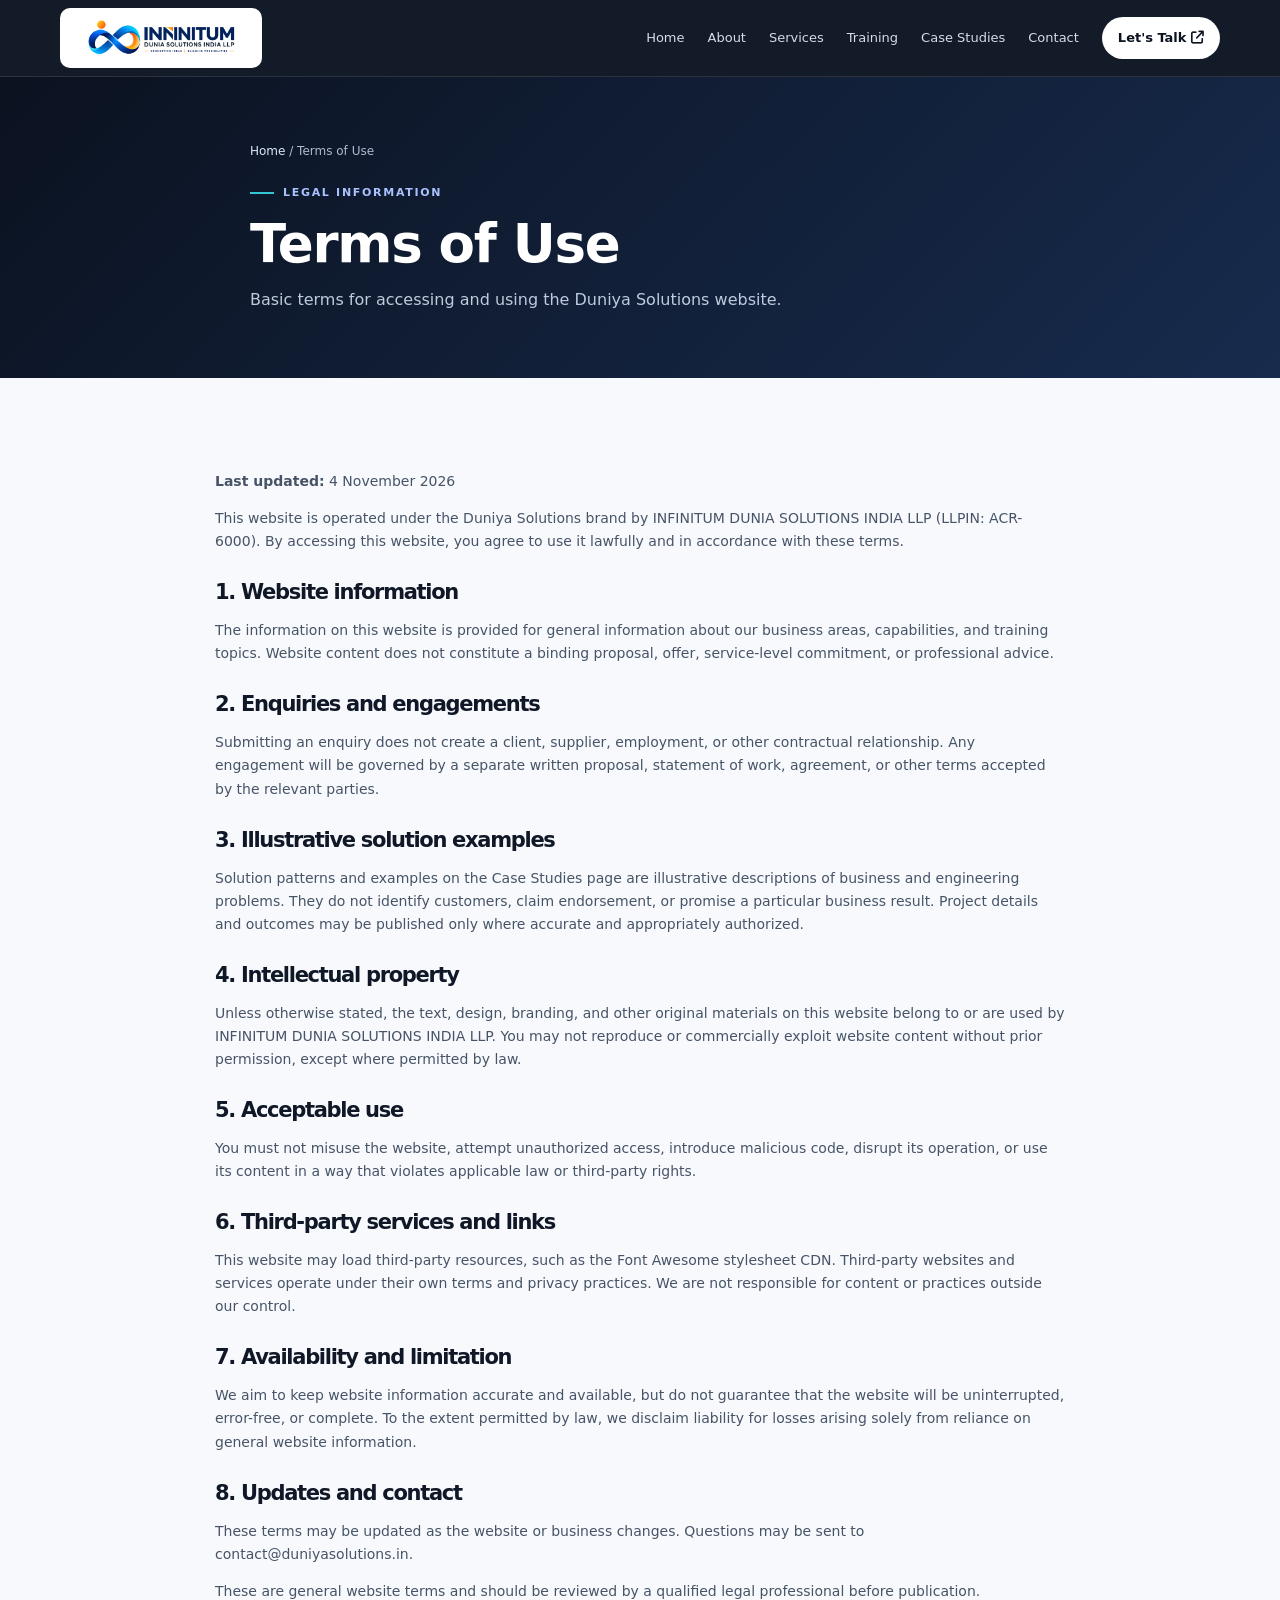
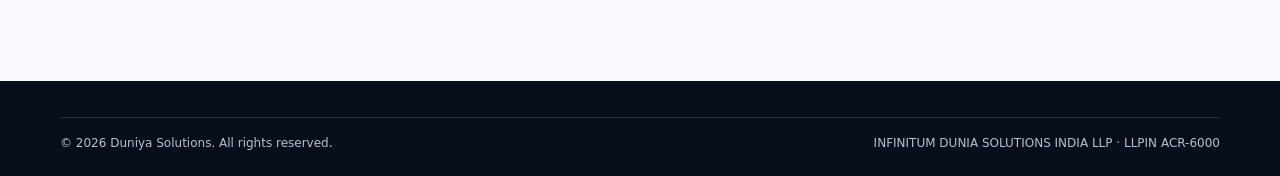
<file: terms.html>
<!DOCTYPE html>
<html lang="en">
<head>
  <meta charset="UTF-8">
  <meta name="viewport" content="width=device-width, initial-scale=1.0">
  <meta name="description" content="Terms for use of the Duniya Solutions website.">
  <meta name="theme-color" content="#0b1220">
  <meta name="robots" content="index,follow">
  <title>Terms of Use | Duniya Solutions</title>
  <link rel="icon" type="image/svg+xml" href="favicon.svg">
  <link rel="preconnect" href="https://cdnjs.cloudflare.com" crossorigin>
  <link rel="stylesheet" href="https://cdnjs.cloudflare.com/ajax/libs/font-awesome/6.5.2/css/all.min.css">
  <link rel="stylesheet" href="assets/site.css">

  <link rel="canonical" href="https://www.duniyasolutions.in/terms.html">
  <meta property="og:url" content="https://www.duniyasolutions.in/terms.html">
  <meta property="og:site_name" content="Duniya Solutions">
</head>
<body>
<a class="skip-link" href="#main">Skip to content</a>
<header class="nav-wrap">
  <nav class="container nav-inner" aria-label="Main navigation">
    <a class="brand" href="index.html" aria-label="Duniya Solutions home"><img class="brand-logo" src="assets/logo.svg" alt="Infinitum Dunia Solutions India LLP logo"></a>
    <button class="menu-btn" type="button" data-menu-button aria-label="Toggle navigation" aria-expanded="false" aria-controls="primary-menu"><i class="fa-solid fa-bars" aria-hidden="true"></i></button>
    <div class="nav-links" id="primary-menu" data-menu><a href="index.html">Home</a><a href="about.html">About</a><a href="services.html">Services</a><a href="training.html">Training</a><a href="case-studies.html">Case Studies</a><a href="contact.html">Contact</a><a class="nav-cta" href="contact.html">Let's Talk <i class="fa-solid fa-arrow-up-right-from-square" aria-hidden="true"></i></a></div>
  </nav>
</header>
<main id="main">
<section class="page-hero"><div class="container page-intro"><div class="breadcrumb"><a href="index.html">Home</a> / Terms of Use</div><div class="eyebrow">Legal information</div><h1>Terms of Use</h1><p>Basic terms for accessing and using the Duniya Solutions website.</p></div></section>
<section class="section"><div class="container legal-content"><p><strong>Last updated:</strong> 4 November 2026</p><p>This website is operated under the Duniya Solutions brand by INFINITUM DUNIA SOLUTIONS INDIA LLP (LLPIN: ACR-6000). By accessing this website, you agree to use it lawfully and in accordance with these terms.</p><h2>1. Website information</h2><p>The information on this website is provided for general information about our business areas, capabilities, and training topics. Website content does not constitute a binding proposal, offer, service-level commitment, or professional advice.</p><h2>2. Enquiries and engagements</h2><p>Submitting an enquiry does not create a client, supplier, employment, or other contractual relationship. Any engagement will be governed by a separate written proposal, statement of work, agreement, or other terms accepted by the relevant parties.</p><h2>3. Illustrative solution examples</h2><p>Solution patterns and examples on the Case Studies page are illustrative descriptions of business and engineering problems. They do not identify customers, claim endorsement, or promise a particular business result. Project details and outcomes may be published only where accurate and appropriately authorized.</p><h2>4. Intellectual property</h2><p>Unless otherwise stated, the text, design, branding, and other original materials on this website belong to or are used by INFINITUM DUNIA SOLUTIONS INDIA LLP. You may not reproduce or commercially exploit website content without prior permission, except where permitted by law.</p><h2>5. Acceptable use</h2><p>You must not misuse the website, attempt unauthorized access, introduce malicious code, disrupt its operation, or use its content in a way that violates applicable law or third-party rights.</p><h2>6. Third-party services and links</h2><p>This website may load third-party resources, such as the Font Awesome stylesheet CDN. Third-party websites and services operate under their own terms and privacy practices. We are not responsible for content or practices outside our control.</p><h2>7. Availability and limitation</h2><p>We aim to keep website information accurate and available, but do not guarantee that the website will be uninterrupted, error-free, or complete. To the extent permitted by law, we disclaim liability for losses arising solely from reliance on general website information.</p><h2>8. Updates and contact</h2><p>These terms may be updated as the website or business changes. Questions may be sent to <a href="mailto:contact@duniyasolutions.in">contact@duniyasolutions.in</a>.</p><p class="form-note">These are general website terms and should be reviewed by a qualified legal professional before publication.</p></div></section>
</main>
<footer class="site-footer"><div class="container"><div class="footer-copy"><span>© <span data-year></span> Duniya Solutions. All rights reserved.</span><span>INFINITUM DUNIA SOLUTIONS INDIA LLP · LLPIN ACR-6000</span></div></div></footer><script src="assets/site.js" defer></script>
</body>
</html>
</file>
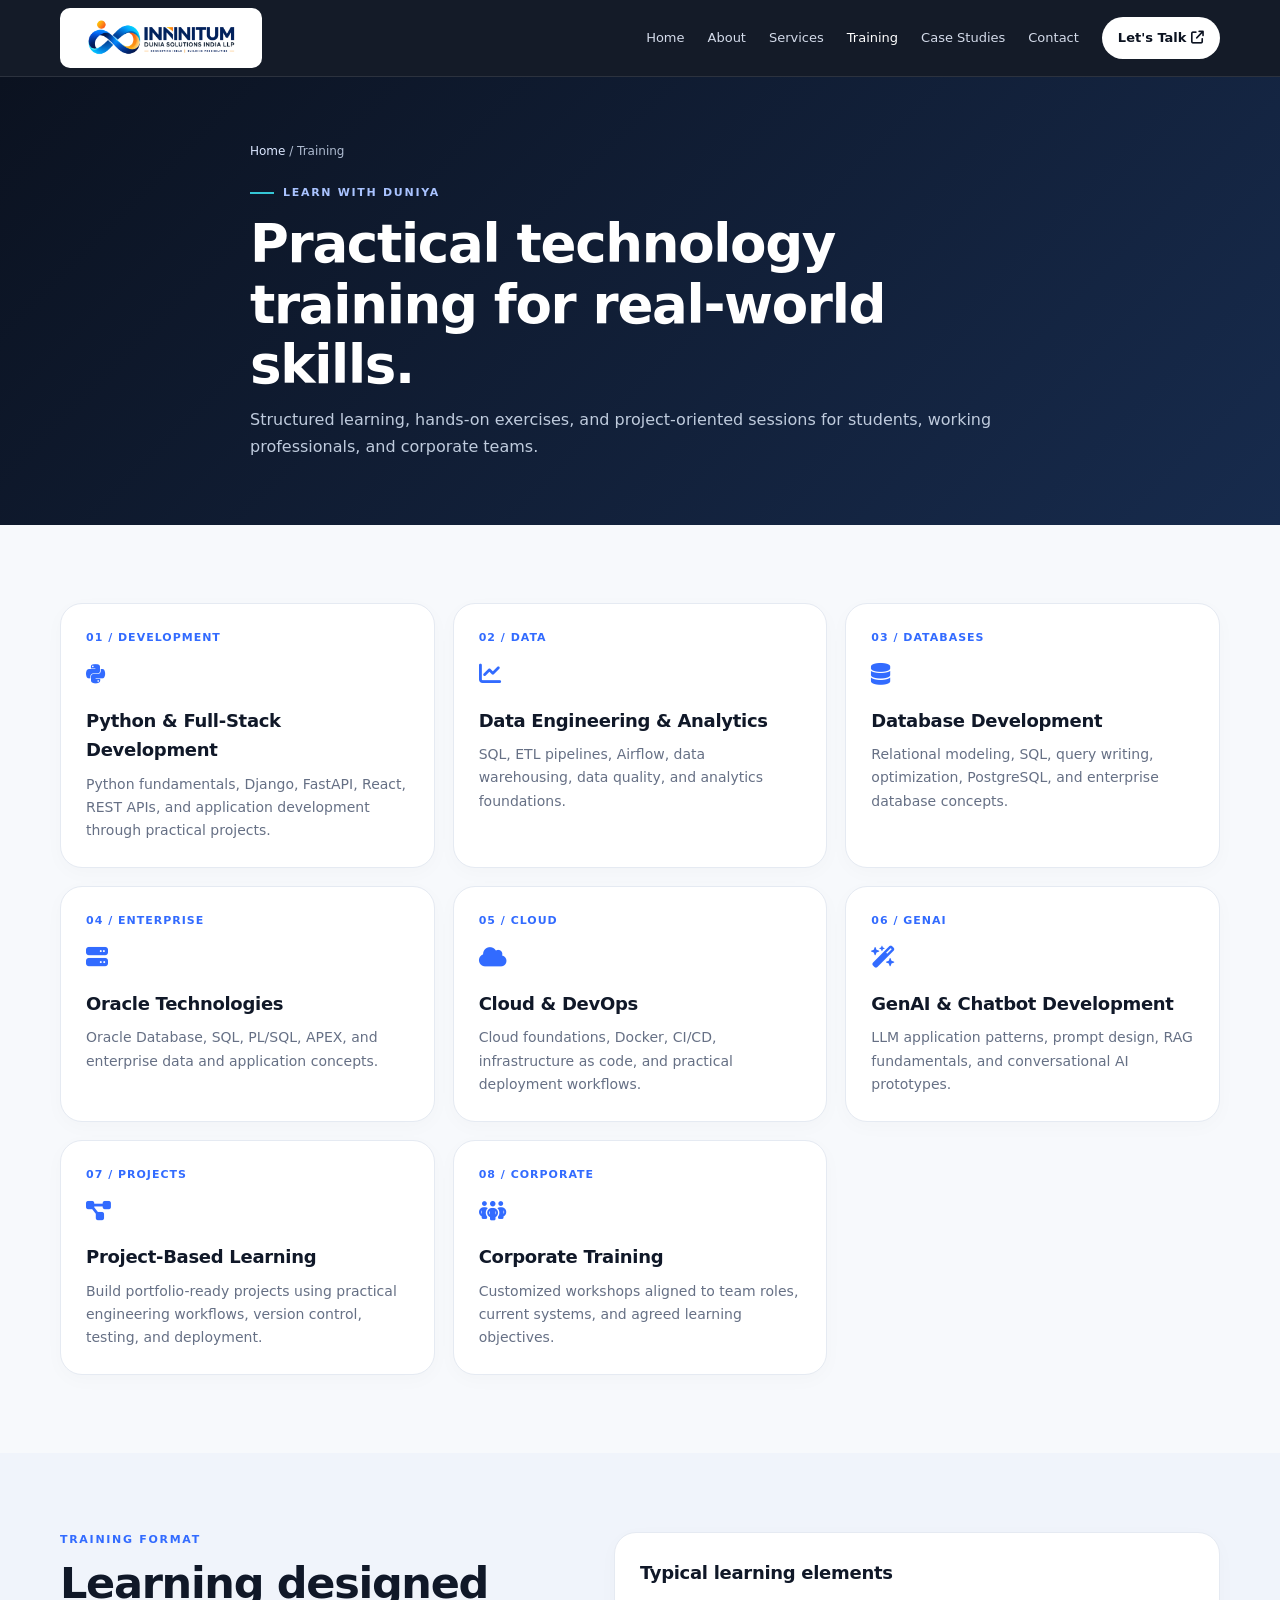
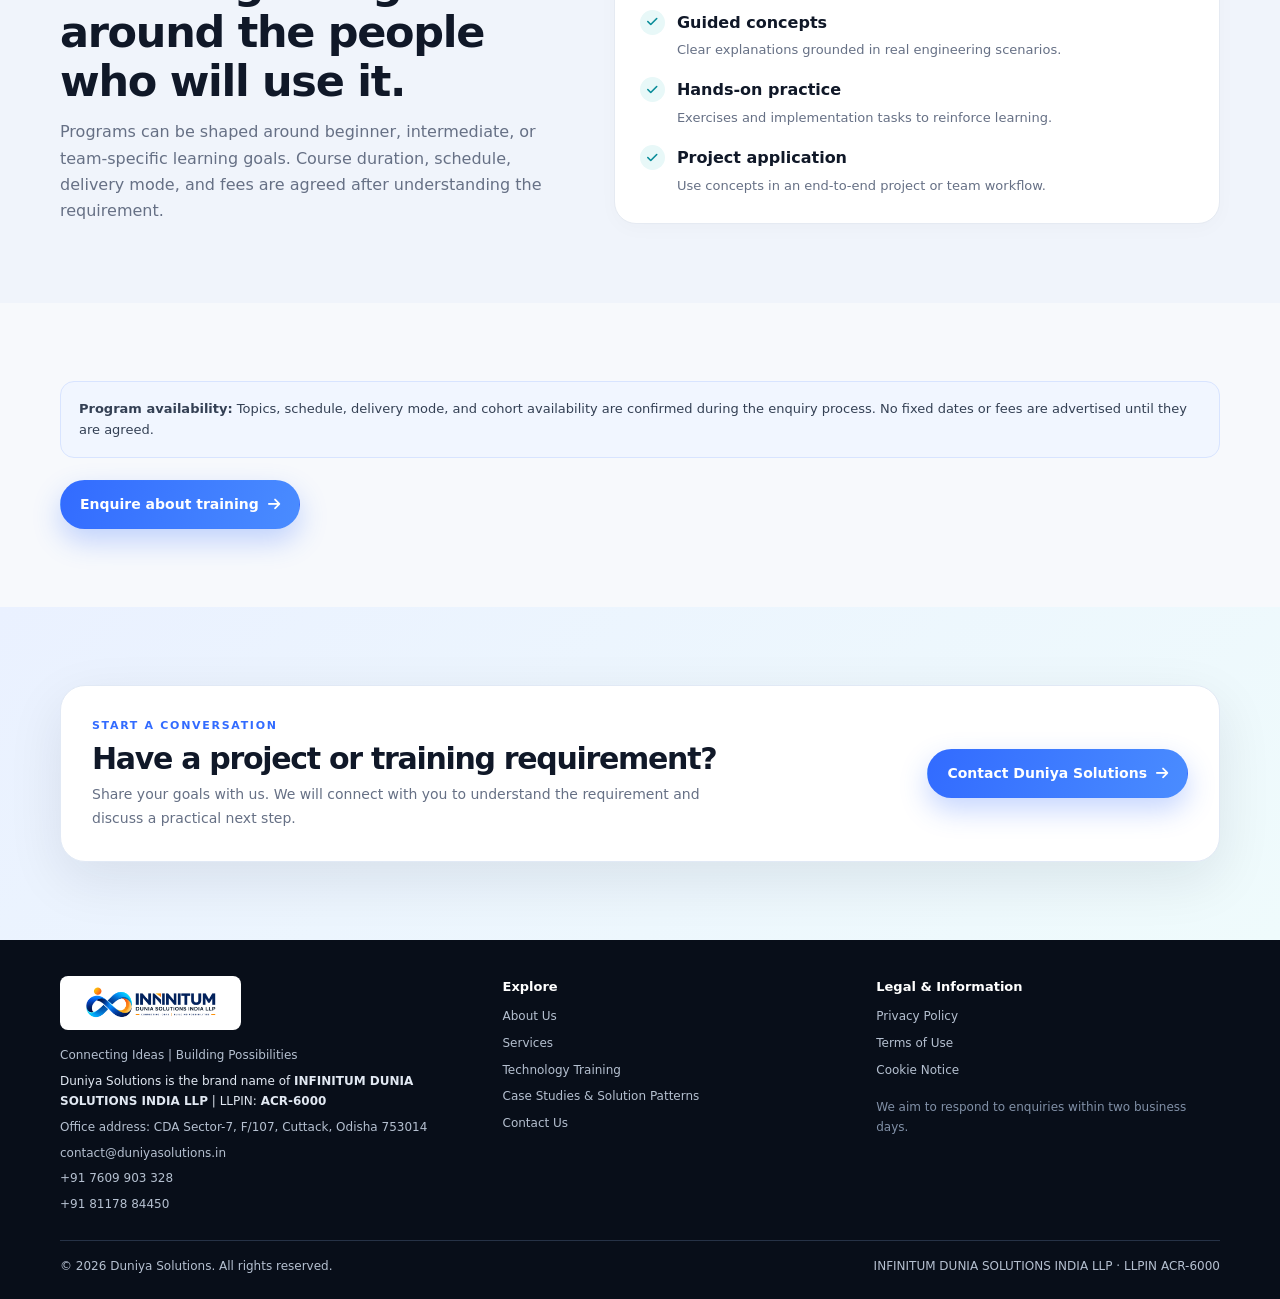
<file: training.html>
<!DOCTYPE html>
<html lang="en">
<head>
  <meta charset="UTF-8">
  <meta name="viewport" content="width=device-width, initial-scale=1.0">
  <meta name="description" content="Practical technology training in Python, full-stack development, data engineering, databases, Oracle, cloud, DevOps, and GenAI.">
  <meta name="theme-color" content="#0b1220">
  <meta name="robots" content="index,follow">
  <title>Technology Training & Corporate Workshops | Duniya Solutions</title>
  <link rel="icon" type="image/svg+xml" href="favicon.svg">
  <link rel="preconnect" href="https://cdnjs.cloudflare.com" crossorigin>
  <link rel="stylesheet" href="https://cdnjs.cloudflare.com/ajax/libs/font-awesome/6.5.2/css/all.min.css">
  <link rel="stylesheet" href="assets/site.css">

  <link rel="canonical" href="https://www.duniyasolutions.in/training.html">
  <meta property="og:url" content="https://www.duniyasolutions.in/training.html">
  <meta property="og:site_name" content="Duniya Solutions">
</head>
<body>
<a class="skip-link" href="#main">Skip to content</a>
<header class="nav-wrap">
  <nav class="container nav-inner" aria-label="Main navigation">
    <a class="brand" href="index.html" aria-label="Duniya Solutions home"><img class="brand-logo" src="assets/logo.svg" alt="Infinitum Dunia Solutions India LLP logo"></a>
    <button class="menu-btn" type="button" data-menu-button aria-label="Toggle navigation" aria-expanded="false" aria-controls="primary-menu"><i class="fa-solid fa-bars" aria-hidden="true"></i></button>
    <div class="nav-links" id="primary-menu" data-menu><a href="index.html">Home</a><a href="about.html">About</a><a href="services.html">Services</a><a href="training.html" aria-current="page">Training</a><a href="case-studies.html">Case Studies</a><a href="contact.html">Contact</a><a class="nav-cta" href="contact.html">Let's Talk <i class="fa-solid fa-arrow-up-right-from-square" aria-hidden="true"></i></a></div>
  </nav>
</header>
<main id="main">
<section class="page-hero"><div class="container page-intro"><div class="breadcrumb"><a href="index.html">Home</a> / Training</div><div class="eyebrow">Learn with Duniya</div><h1>Practical technology training for real-world skills.</h1><p>Structured learning, hands-on exercises, and project-oriented sessions for students, working professionals, and corporate teams.</p></div></section>
<section class="section"><div class="container"><div class="grid course-grid">
<article class="course-card"><div class="num">01 / DEVELOPMENT</div><div class="icon"><i class="fa-brands fa-python" aria-hidden="true"></i></div><h3>Python & Full-Stack Development</h3><p>Python fundamentals, Django, FastAPI, React, REST APIs, and application development through practical projects.</p></article>
<article class="course-card"><div class="num">02 / DATA</div><div class="icon"><i class="fa-solid fa-chart-line" aria-hidden="true"></i></div><h3>Data Engineering & Analytics</h3><p>SQL, ETL pipelines, Airflow, data warehousing, data quality, and analytics foundations.</p></article>
<article class="course-card"><div class="num">03 / DATABASES</div><div class="icon"><i class="fa-solid fa-database" aria-hidden="true"></i></div><h3>Database Development</h3><p>Relational modeling, SQL, query writing, optimization, PostgreSQL, and enterprise database concepts.</p></article>
<article class="course-card"><div class="num">04 / ENTERPRISE</div><div class="icon"><i class="fa-solid fa-server" aria-hidden="true"></i></div><h3>Oracle Technologies</h3><p>Oracle Database, SQL, PL/SQL, APEX, and enterprise data and application concepts.</p></article>
<article class="course-card"><div class="num">05 / CLOUD</div><div class="icon"><i class="fa-solid fa-cloud" aria-hidden="true"></i></div><h3>Cloud & DevOps</h3><p>Cloud foundations, Docker, CI/CD, infrastructure as code, and practical deployment workflows.</p></article>
<article class="course-card"><div class="num">06 / GENAI</div><div class="icon"><i class="fa-solid fa-wand-magic-sparkles" aria-hidden="true"></i></div><h3>GenAI & Chatbot Development</h3><p>LLM application patterns, prompt design, RAG fundamentals, and conversational AI prototypes.</p></article>
<article class="course-card"><div class="num">07 / PROJECTS</div><div class="icon"><i class="fa-solid fa-diagram-project" aria-hidden="true"></i></div><h3>Project-Based Learning</h3><p>Build portfolio-ready projects using practical engineering workflows, version control, testing, and deployment.</p></article>
<article class="course-card"><div class="num">08 / CORPORATE</div><div class="icon"><i class="fa-solid fa-people-group" aria-hidden="true"></i></div><h3>Corporate Training</h3><p>Customized workshops aligned to team roles, current systems, and agreed learning objectives.</p></article>
</div></div></section>
<section class="section muted-section"><div class="container split-grid"><div><div class="kicker">Training format</div><h2>Learning designed around the people who will use it.</h2><p class="lead">Programs can be shaped around beginner, intermediate, or team-specific learning goals. Course duration, schedule, delivery mode, and fees are agreed after understanding the requirement.</p></div><div class="info-card"><h3>Typical learning elements</h3><div class="check-list"><div class="check"><div class="check-mark"><i class="fa-solid fa-check" aria-hidden="true"></i></div><div><b>Guided concepts</b><span>Clear explanations grounded in real engineering scenarios.</span></div></div><div class="check"><div class="check-mark"><i class="fa-solid fa-check" aria-hidden="true"></i></div><div><b>Hands-on practice</b><span>Exercises and implementation tasks to reinforce learning.</span></div></div><div class="check"><div class="check-mark"><i class="fa-solid fa-check" aria-hidden="true"></i></div><div><b>Project application</b><span>Use concepts in an end-to-end project or team workflow.</span></div></div></div></div></div></section>
<section class="section"><div class="container"><div class="notice"><strong>Program availability:</strong> Topics, schedule, delivery mode, and cohort availability are confirmed during the enquiry process. No fixed dates or fees are advertised until they are agreed.</div><div style="margin-top:22px"><a class="btn btn-primary" href="contact.html#training-enquiry">Enquire about training <i class="fa-solid fa-arrow-right" aria-hidden="true"></i></a></div></div></section>
</main>
<section class="contact-strip section" aria-label="Contact call to action"><div class="container"><div class="contact-box"><div><div class="kicker">Start a conversation</div><h2>Have a project or training requirement?</h2><p>Share your goals with us. We will connect with you to understand the requirement and discuss a practical next step.</p></div><a class="btn btn-primary" href="contact.html">Contact Duniya Solutions <i class="fa-solid fa-arrow-right" aria-hidden="true"></i></a></div></div></section>
<footer class="site-footer">
  <div class="container">
    <div class="footer-grid">
      <div><a class="footer-logo" href="index.html"><img src="assets/logo.svg" alt="Infinitum Dunia Solutions India LLP"></a><div>Connecting Ideas | Building Possibilities</div><p class="footer-legal">Duniya Solutions is the brand name of <strong>INFINITUM DUNIA SOLUTIONS INDIA LLP</strong> | LLPIN: <strong>ACR-6000</strong></p><div class="footer-contact"><span>Office address: CDA Sector-7, F/107, Cuttack, Odisha 753014</span><a href="mailto:contact@duniyasolutions.in">contact@duniyasolutions.in</a><a href="tel:+917609903328">+91 7609 903 328</a><a href="tel:+918117884450">+91 81178 84450</a></div></div>
      <div><div class="footer-title">Explore</div><div class="footer-links"><a href="about.html">About Us</a><a href="services.html">Services</a><a href="training.html">Technology Training</a><a href="case-studies.html">Case Studies & Solution Patterns</a><a href="contact.html">Contact Us</a></div></div>
      <div><div class="footer-title">Legal & Information</div><div class="footer-links"><a href="privacy-policy.html">Privacy Policy</a><a href="terms.html">Terms of Use</a><a href="cookie-notice.html">Cookie Notice</a></div><div style="margin-top:18px;color:#8190a7">We aim to respond to enquiries within two business days.</div></div>
    </div>
    <div class="footer-copy"><span>© <span data-year></span> Duniya Solutions. All rights reserved.</span><span>INFINITUM DUNIA SOLUTIONS INDIA LLP · LLPIN ACR-6000</span></div>
  </div>
</footer>
<script src="assets/site.js" defer></script>
</body>
</html>
</file>
<file: assets/site.css>
:root{--navy:#0b1220;--navy-2:#14233d;--blue:#326bff;--cyan:#35c6d5;--ink:#101828;--muted:#667085;--line:#e5eaf2;--bg:#f7f9fc;--soft:#edf3ff;--white:#fff;--shadow:0 18px 55px rgba(16,24,40,.09);--radius:22px;--max:1160px}
*{box-sizing:border-box}html{scroll-behavior:smooth;scroll-padding-top:90px}body{margin:0;background:var(--bg);color:var(--ink);font-family:Inter,ui-sans-serif,system-ui,-apple-system,BlinkMacSystemFont,"Segoe UI",sans-serif;line-height:1.65}img{max-width:100%}a{color:inherit;text-decoration:none}button,input,select,textarea{font:inherit}.container{width:min(var(--max),calc(100% - 44px));margin-inline:auto}.skip-link{position:absolute;left:-9999px;top:8px;z-index:100;background:#fff;padding:10px 14px;border-radius:8px}.skip-link:focus{left:10px}.nav-wrap{position:sticky;top:0;z-index:30;background:rgba(11,18,32,.96);backdrop-filter:blur(14px);border-bottom:1px solid rgba(255,255,255,.1)}.nav-inner{height:76px;display:flex;align-items:center;justify-content:space-between;gap:20px}.brand{display:inline-flex;align-items:center;padding:4px 9px;background:#fff;border-radius:10px;flex:0 0 auto}.brand-logo{display:block;width:184px;height:52px;object-fit:contain}.nav-links{display:flex;align-items:center;gap:23px;color:#d4dbea;font-size:13px}.nav-links a{transition:color .2s}.nav-links a:hover,.nav-links a[aria-current=page]{color:#fff}.nav-links .nav-cta{padding:10px 16px;border-radius:999px;background:#fff;color:var(--navy);font-weight:800}.menu-btn{display:none;border:1px solid #526078;color:#fff;background:transparent;border-radius:10px;padding:8px 11px;min-width:44px;min-height:44px;font-size:20px}.hero{position:relative;overflow:hidden;background:radial-gradient(circle at 82% 25%,rgba(53,198,213,.2),transparent 25%),radial-gradient(circle at 12% 95%,rgba(50,107,255,.22),transparent 30%),var(--navy);color:#fff;padding:92px 0 90px}.hero:after{content:"";position:absolute;width:560px;height:560px;border:1px solid rgba(255,255,255,.08);border-radius:50%;right:-150px;top:-260px;box-shadow:0 0 0 45px rgba(255,255,255,.018),0 0 0 95px rgba(255,255,255,.014)}.hero-grid{display:grid;grid-template-columns:1.12fr .88fr;gap:55px;align-items:center;position:relative;z-index:1}.eyebrow{display:inline-flex;align-items:center;gap:9px;color:#a9c3ff;font-size:11px;text-transform:uppercase;letter-spacing:1.7px;font-weight:850}.eyebrow:before{content:"";width:24px;height:2px;background:var(--cyan)}h1{font-size:clamp(40px,5.8vw,66px);line-height:1.04;letter-spacing:-2.7px;margin:19px 0;max-width:760px}h1 span{background:linear-gradient(90deg,#8eafff,#52d8df);-webkit-background-clip:text;background-clip:text;color:transparent}.hero p{color:#bdc8d9;font-size:17px;max-width:650px;margin:0 0 27px}.tagline{color:#aebbd0;font-size:13px;letter-spacing:.25px;margin:0 0 14px}.actions{display:flex;gap:12px;flex-wrap:wrap}.btn{display:inline-flex;align-items:center;justify-content:center;gap:9px;padding:12px 19px;border-radius:999px;font-weight:800;font-size:14px;border:1px solid transparent;transition:transform .2s,box-shadow .2s,background .2s;cursor:pointer}.btn:hover{transform:translateY(-2px)}.btn-primary{background:linear-gradient(110deg,var(--blue),#4a8cff);color:#fff;box-shadow:0 12px 28px rgba(50,107,255,.28)}.btn-secondary{border-color:#526078;color:#fff}.btn-light{background:#fff;color:var(--navy);border-color:var(--line)}.hero-note{margin-top:22px;color:#93a2b9;font-size:12px}.visual{min-height:330px;position:relative;display:grid;place-items:center}.orbit{width:295px;height:295px;border:1px solid rgba(255,255,255,.18);border-radius:50%;display:grid;place-items:center;position:relative}.orbit:before,.orbit:after{content:"";position:absolute;border:1px dashed rgba(255,255,255,.15);border-radius:50%}.orbit:before{inset:27px}.orbit:after{inset:62px}.core{width:120px;height:120px;border-radius:34px;background:linear-gradient(145deg,#3978ff,#26bacb);display:grid;place-items:center;font-size:31px;font-weight:900;box-shadow:0 20px 65px rgba(40,126,255,.4);transform:rotate(-8deg)}.float-card{position:absolute;padding:12px 15px;background:rgba(255,255,255,.09);border:1px solid rgba(255,255,255,.17);backdrop-filter:blur(12px);border-radius:14px;color:#e8efff;font-size:11px;box-shadow:0 12px 35px rgba(0,0,0,.15)}.float-card b{display:block;font-size:13px;color:#fff}.fc1{top:20px;right:0}.fc2{bottom:22px;left:0}.fc3{bottom:0;right:7px}.section{padding:78px 0}.section-head{max-width:720px;margin-bottom:34px}.kicker{color:var(--blue);font-size:11px;text-transform:uppercase;letter-spacing:1.7px;font-weight:900}.section h2,.page-intro h1{font-size:clamp(29px,4vw,43px);letter-spacing:-1.3px;line-height:1.14;margin:10px 0 13px}.section-head p,.lead{color:var(--muted);font-size:16px;margin:0}.grid{display:grid;gap:18px}.services-grid{grid-template-columns:repeat(2,minmax(0,1fr))}.service-card,.info-card,.case-card,.course-card,.contact-card,.legal-card{background:#fff;border:1px solid var(--line);border-radius:var(--radius);padding:25px;box-shadow:0 5px 20px rgba(16,24,40,.025)}.service-card{display:flex;gap:17px;align-items:flex-start}.service-icon{width:48px;height:48px;flex:0 0 48px;border-radius:15px;background:var(--soft);color:var(--blue);display:grid;place-items:center;font-size:20px}.service-card h3,.info-card h3,.case-card h3,.course-card h3{font-size:18px;letter-spacing:-.3px;margin:0 0 8px}.service-card p,.info-card p,.case-card p,.course-card p{font-size:14px;color:var(--muted);margin:0}.service-card ul{padding-left:18px;margin:12px 0 0;color:#475467;font-size:13px}.muted-section{background:#f0f4fb}.dark-section{background:var(--navy);color:#fff}.dark-section .section-head p{color:#aebbd0}.dark-section .kicker{color:#79a1ff}.support-grid{grid-template-columns:repeat(3,minmax(0,1fr))}.support-card{background:#fff;border:1px solid var(--line);border-radius:18px;padding:22px}.support-card .icon{font-size:23px;color:var(--blue);margin-bottom:12px}.support-card h3{font-size:16px;margin:0 0 7px}.support-card p{font-size:13px;color:var(--muted);margin:0}.statement{background:linear-gradient(145deg,#0b1220,#172b4d);color:#fff;border-radius:28px;padding:34px;min-height:300px;position:relative;overflow:hidden}.statement:after{content:"DS";position:absolute;right:-6px;bottom:-60px;font-size:190px;font-weight:900;color:rgba(255,255,255,.045);letter-spacing:-15px}.statement .quote{font-size:27px;line-height:1.25;font-weight:800;letter-spacing:-.7px;position:relative;z-index:1;margin-top:24px}.statement p{color:#b8c6db;max-width:330px;position:relative;z-index:1}.split-grid{display:grid;grid-template-columns:.9fr 1.1fr;gap:58px;align-items:center}.check-list{display:grid;gap:15px;margin-top:22px}.check{display:flex;gap:12px;align-items:flex-start}.check-mark{flex:0 0 25px;width:25px;height:25px;border-radius:50%;background:#e8f8f8;color:#078b98;display:grid;place-items:center;font-size:12px}.check b{display:block}.check span{color:var(--muted);font-size:13px}.process-grid{grid-template-columns:repeat(4,minmax(0,1fr));counter-reset:step}.process{border-top:2px solid #dce5f5;padding-top:15px}.process:before{counter-increment:step;content:"0" counter(step);color:var(--blue);font-weight:900;font-size:12px;letter-spacing:1px}.process h3{font-size:16px;margin:8px 0 5px}.process p{font-size:13px;color:var(--muted);margin:0}.page-hero{background:linear-gradient(135deg,#0b1220,#172b4d);color:#fff;padding:65px 0}.page-hero p{color:#bfcbdd;max-width:760px;font-size:16px;margin:0}.page-intro{max-width:780px}.page-intro h1{font-size:clamp(35px,5vw,53px);margin:12px 0}.breadcrumb{font-size:12px;color:#aebbd0;margin-bottom:14px}.breadcrumb a{color:#dce7ff}.content-grid{grid-template-columns:repeat(2,minmax(0,1fr))}.content-stack{display:grid;gap:18px}.pill-row{display:flex;flex-wrap:wrap;gap:8px;margin-top:15px}.pill{background:#f3f6fb;border:1px solid #e7ecf4;border-radius:999px;padding:6px 10px;font-size:12px;color:#344054;font-weight:700}.course-grid{grid-template-columns:repeat(3,minmax(0,1fr))}.course-card .num{color:#326bff;font-size:11px;font-weight:900;letter-spacing:1px;margin-bottom:10px}.course-card .icon{font-size:22px;color:var(--blue);margin-bottom:12px}.case-grid{grid-template-columns:repeat(2,minmax(0,1fr))}.case-card .case-label{font-size:11px;text-transform:uppercase;letter-spacing:1px;color:var(--blue);font-weight:900;margin-bottom:10px}.case-card ul{padding-left:18px;color:#475467;font-size:13px;margin:12px 0 0}.notice{padding:16px 18px;border:1px solid #d8e4ff;background:#f1f6ff;border-radius:14px;color:#344054;font-size:13px}.contact-grid{grid-template-columns:.85fr 1.15fr;align-items:start}.contact-details{display:grid;gap:13px}.detail-row{display:flex;gap:13px;align-items:flex-start}.detail-icon{width:42px;height:42px;flex:0 0 42px;border-radius:13px;background:var(--soft);color:var(--blue);display:grid;place-items:center}.detail-row b{display:block;font-size:14px}.detail-row span,.detail-row a{color:var(--muted);font-size:13px;overflow-wrap:anywhere}.contact-card h2{margin:0 0 6px;font-size:25px}.contact-card>p{margin:0 0 20px;color:var(--muted);font-size:13px}.form-grid{display:grid;grid-template-columns:1fr 1fr;gap:14px}.field{display:grid;gap:6px}.field.full{grid-column:1/-1}.field label{font-size:12px;font-weight:800;color:#344054}.field input,.field select,.field textarea{width:100%;border:1px solid #d0d5dd;border-radius:10px;padding:11px 12px;background:#fff;color:var(--ink);font-size:14px;min-height:44px}.field textarea{min-height:120px;resize:vertical}.field input:focus,.field select:focus,.field textarea:focus{outline:3px solid rgba(50,107,255,.16);border-color:var(--blue)}.form-note{font-size:11px;color:var(--muted);margin:12px 0 0}.form-status{font-size:13px;color:#087443;margin:12px 0 0;min-height:20px}.legal-content{max-width:850px}.legal-content h2{font-size:21px;margin:28px 0 8px}.legal-content p,.legal-content li{font-size:14px;color:#475467}.legal-content ul{padding-left:21px}.contact-strip{background:linear-gradient(135deg,#eaf1ff,#effbfc)}.contact-box{display:flex;align-items:center;justify-content:space-between;gap:24px;background:#fff;border:1px solid #e1e9f5;border-radius:25px;padding:31px;box-shadow:var(--shadow)}.contact-box h2{font-size:30px;line-height:1.15;margin:7px 0}.contact-box p{color:var(--muted);margin:0;max-width:620px;font-size:14px}.site-footer{background:#080e19;color:#b5c0d0;padding:36px 0 22px;font-size:12px}.footer-grid{display:grid;grid-template-columns:1.2fr 1fr 1fr;gap:30px;padding-bottom:25px}.footer-logo{display:inline-block;background:#fff;padding:4px 8px;border-radius:8px;margin-bottom:10px}.footer-logo img{display:block;width:165px;height:46px;object-fit:contain}.footer-title{color:#fff;font-weight:850;font-size:13px;margin-bottom:10px}.footer-links{display:grid;gap:7px}.footer-links a:hover{color:#fff}.footer-copy{border-top:1px solid #263246;padding-top:16px;display:flex;justify-content:space-between;gap:14px;flex-wrap:wrap}.footer-legal{color:#e1e8f2;font-size:12px;margin:6px 0}.footer-contact{display:grid;gap:6px}.footer-contact a{overflow-wrap:anywhere}.reduced-motion *{scroll-behavior:auto}
@media(max-width:980px){.nav-links{gap:14px;font-size:12px}.brand-logo{width:164px}.hero-grid{gap:25px}.support-grid{grid-template-columns:repeat(2,minmax(0,1fr))}.course-grid{grid-template-columns:repeat(2,minmax(0,1fr))}.footer-grid{grid-template-columns:1fr 1fr}.footer-grid>div:first-child{grid-column:1/-1}}
@media(max-width:760px){.nav-inner{height:68px}.menu-btn{display:block}.nav-links{display:none;position:absolute;top:68px;left:0;right:0;padding:17px 22px 22px;background:#0b1220;flex-direction:column;align-items:stretch;gap:14px;border-top:1px solid #26344a}.nav-links.open{display:flex}.nav-links a{padding:6px 0}.nav-links .nav-cta{text-align:center;padding:11px 16px}.brand-logo{width:154px;height:44px}.hero{padding:60px 0 54px}.hero-grid{grid-template-columns:1fr;gap:15px}.visual{min-height:270px;max-width:460px;width:100%;margin:0 auto}.orbit{width:245px;height:245px}.orbit:before{inset:22px}.orbit:after{inset:51px}.core{width:100px;height:100px;border-radius:28px}.float-card{padding:9px 11px;font-size:10px;max-width:135px}.float-card b{font-size:12px}.fc1{top:0}.fc2{bottom:16px}.fc3{bottom:0}.section{padding:58px 0}.services-grid,.content-grid,.case-grid,.contact-grid{grid-template-columns:1fr}.split-grid{grid-template-columns:1fr;gap:28px}.support-grid{grid-template-columns:repeat(2,minmax(0,1fr))}.process-grid{grid-template-columns:repeat(2,minmax(0,1fr))}.contact-box{align-items:flex-start;flex-direction:column;padding:25px}.contact-box h2{font-size:27px}.page-hero{padding:48px 0}.page-intro h1{font-size:clamp(34px,9vw,46px)}}
@media(max-width:520px){.container{width:calc(100% - 32px)}.brand-logo{width:142px;height:41px}.hero h1{font-size:clamp(37px,11vw,52px);letter-spacing:-1.8px}.hero p{font-size:15px}.actions{display:grid;grid-template-columns:1fr}.btn{width:100%;min-height:46px}.visual{min-height:245px}.orbit{width:215px;height:215px}.core{width:88px;height:88px;font-size:26px}.float-card{max-width:118px;padding:8px 9px}.section{padding:52px 0}.services-grid,.support-grid,.course-grid,.process-grid{grid-template-columns:1fr}.service-card{padding:21px;gap:13px}.service-icon{width:43px;height:43px;flex-basis:43px}.statement{padding:26px 23px;min-height:0}.statement .quote{font-size:24px}.form-grid{grid-template-columns:1fr}.field.full{grid-column:auto}.footer-grid{grid-template-columns:1fr;gap:22px}.footer-grid>div:first-child{grid-column:auto}.footer-copy{flex-direction:column}.contact-card{padding:21px}.contact-box{padding:22px}.contact-box .btn{width:100%}}
@media(prefers-reduced-motion:reduce){*,*::before,*::after{scroll-behavior:auto!important;animation-duration:.01ms!important;animation-iteration-count:1!important;transition-duration:.01ms!important}}
:focus-visible{outline:3px solid #77a2ff;outline-offset:3px}
</file>
